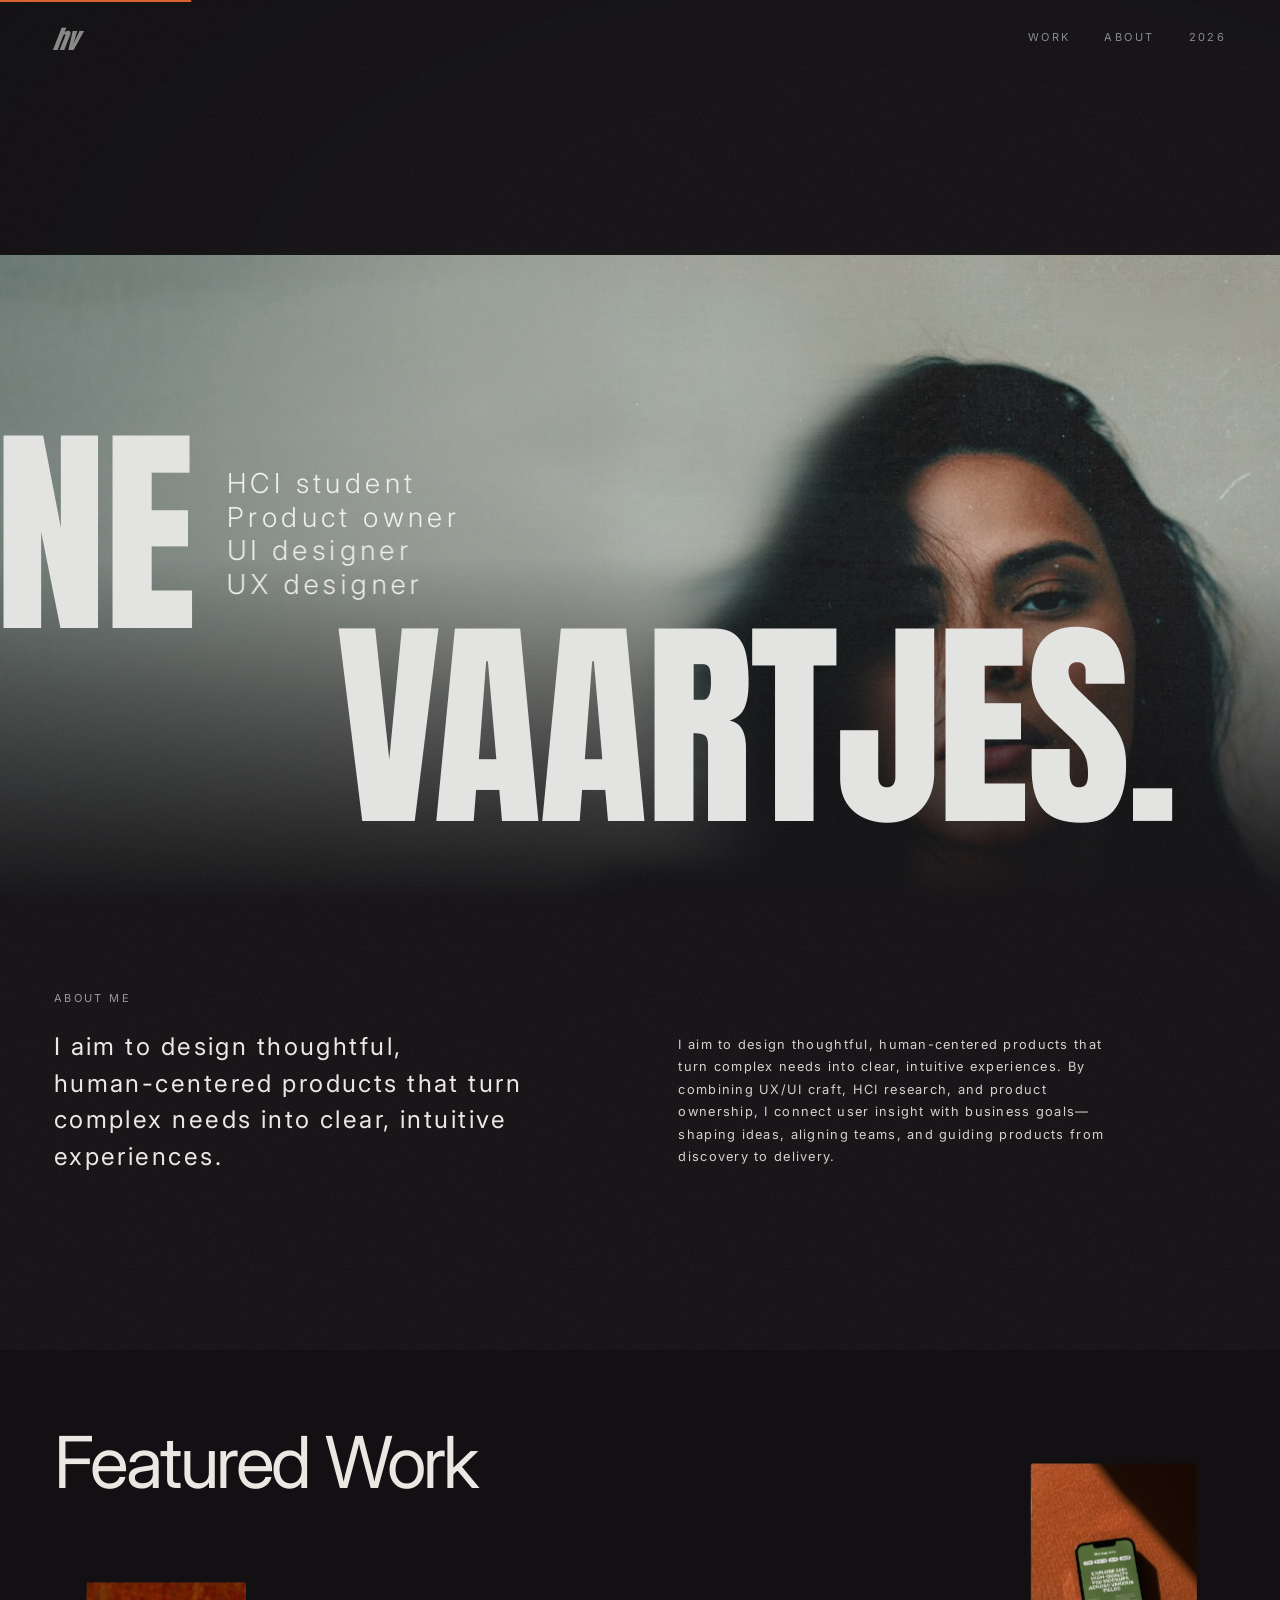
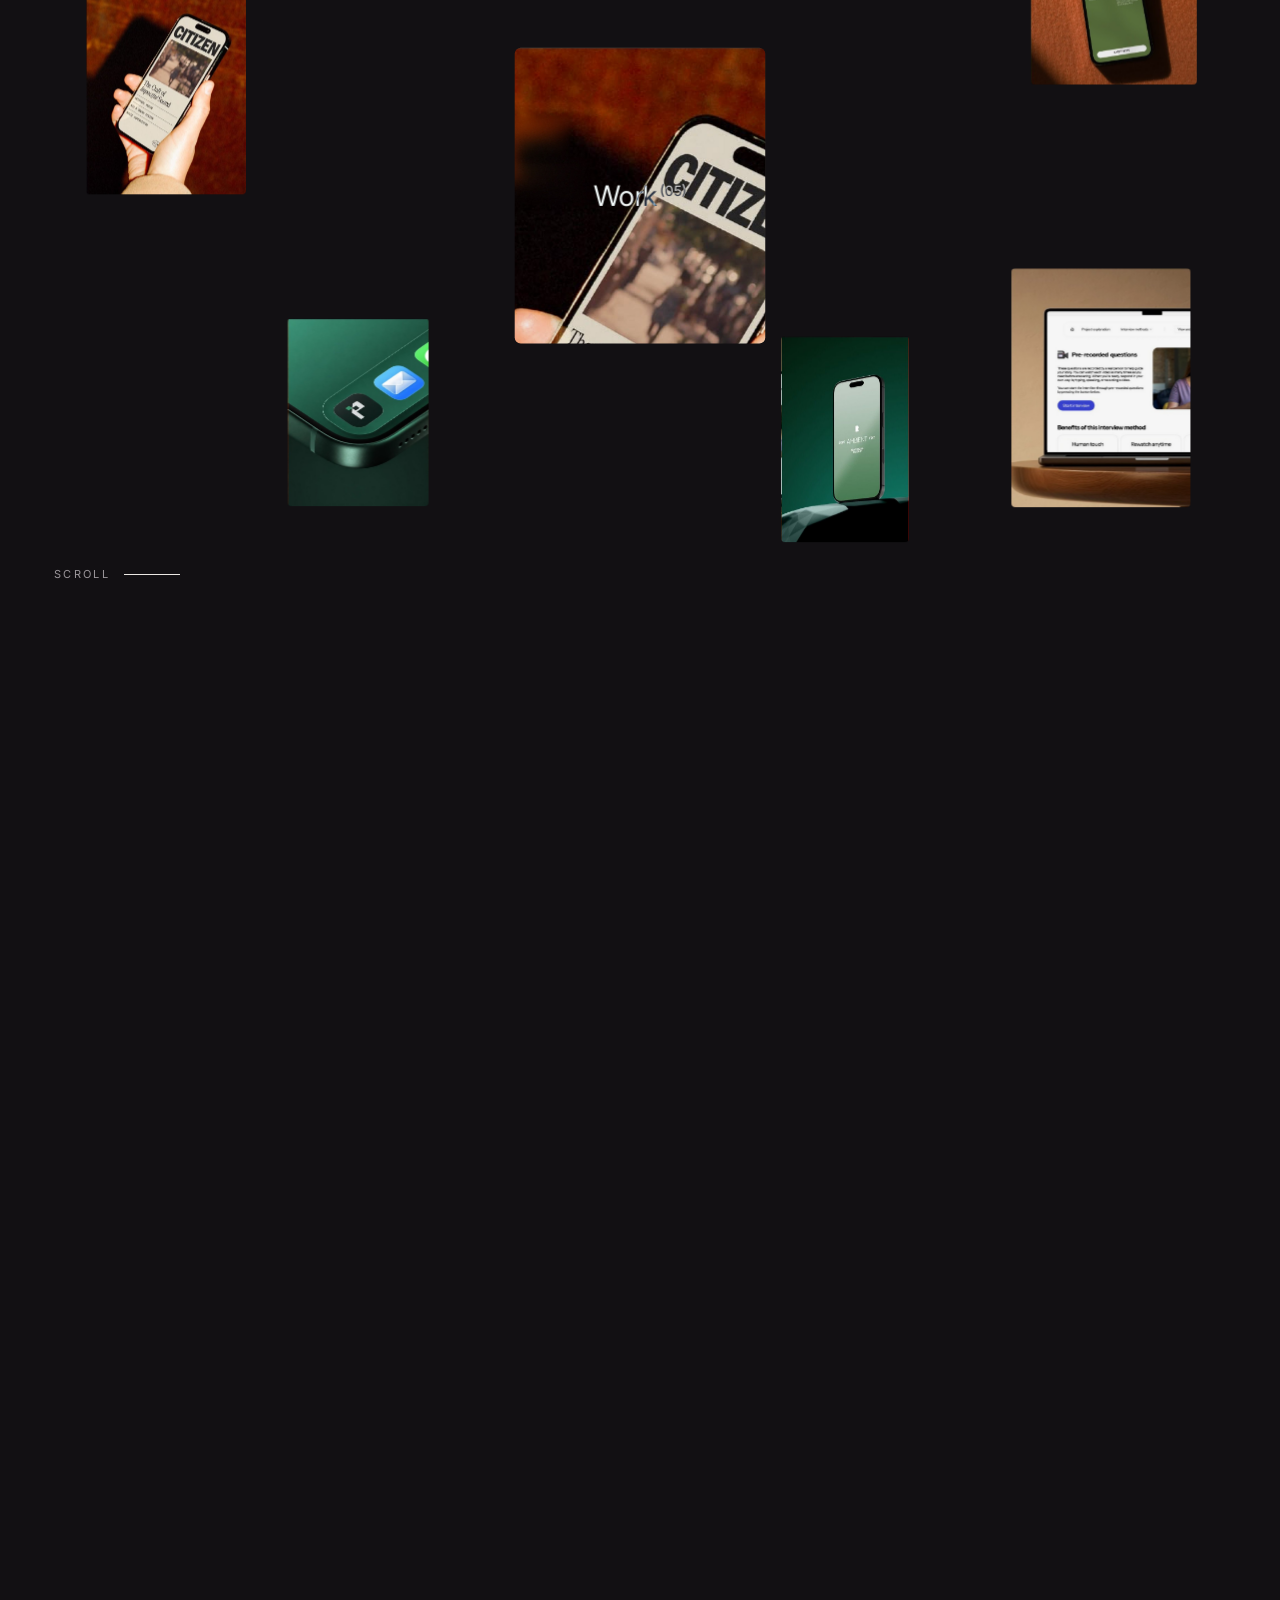
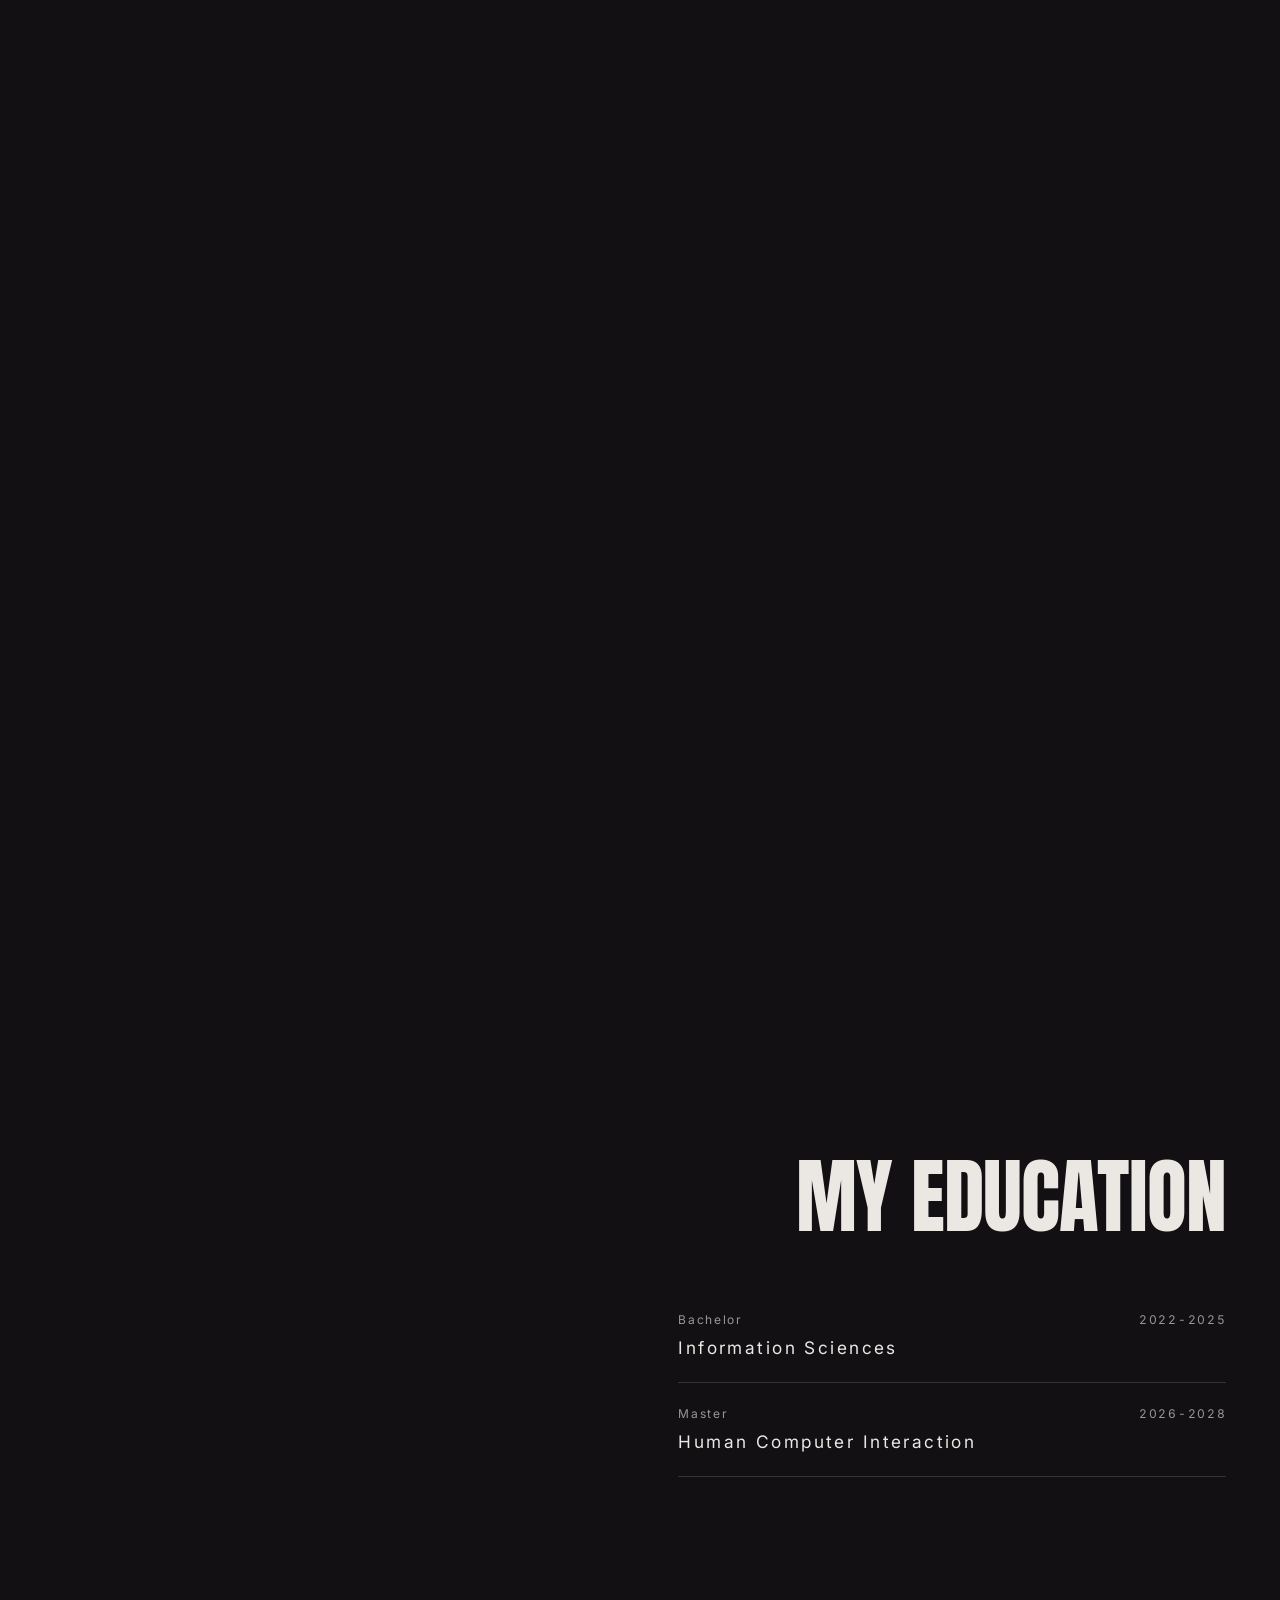
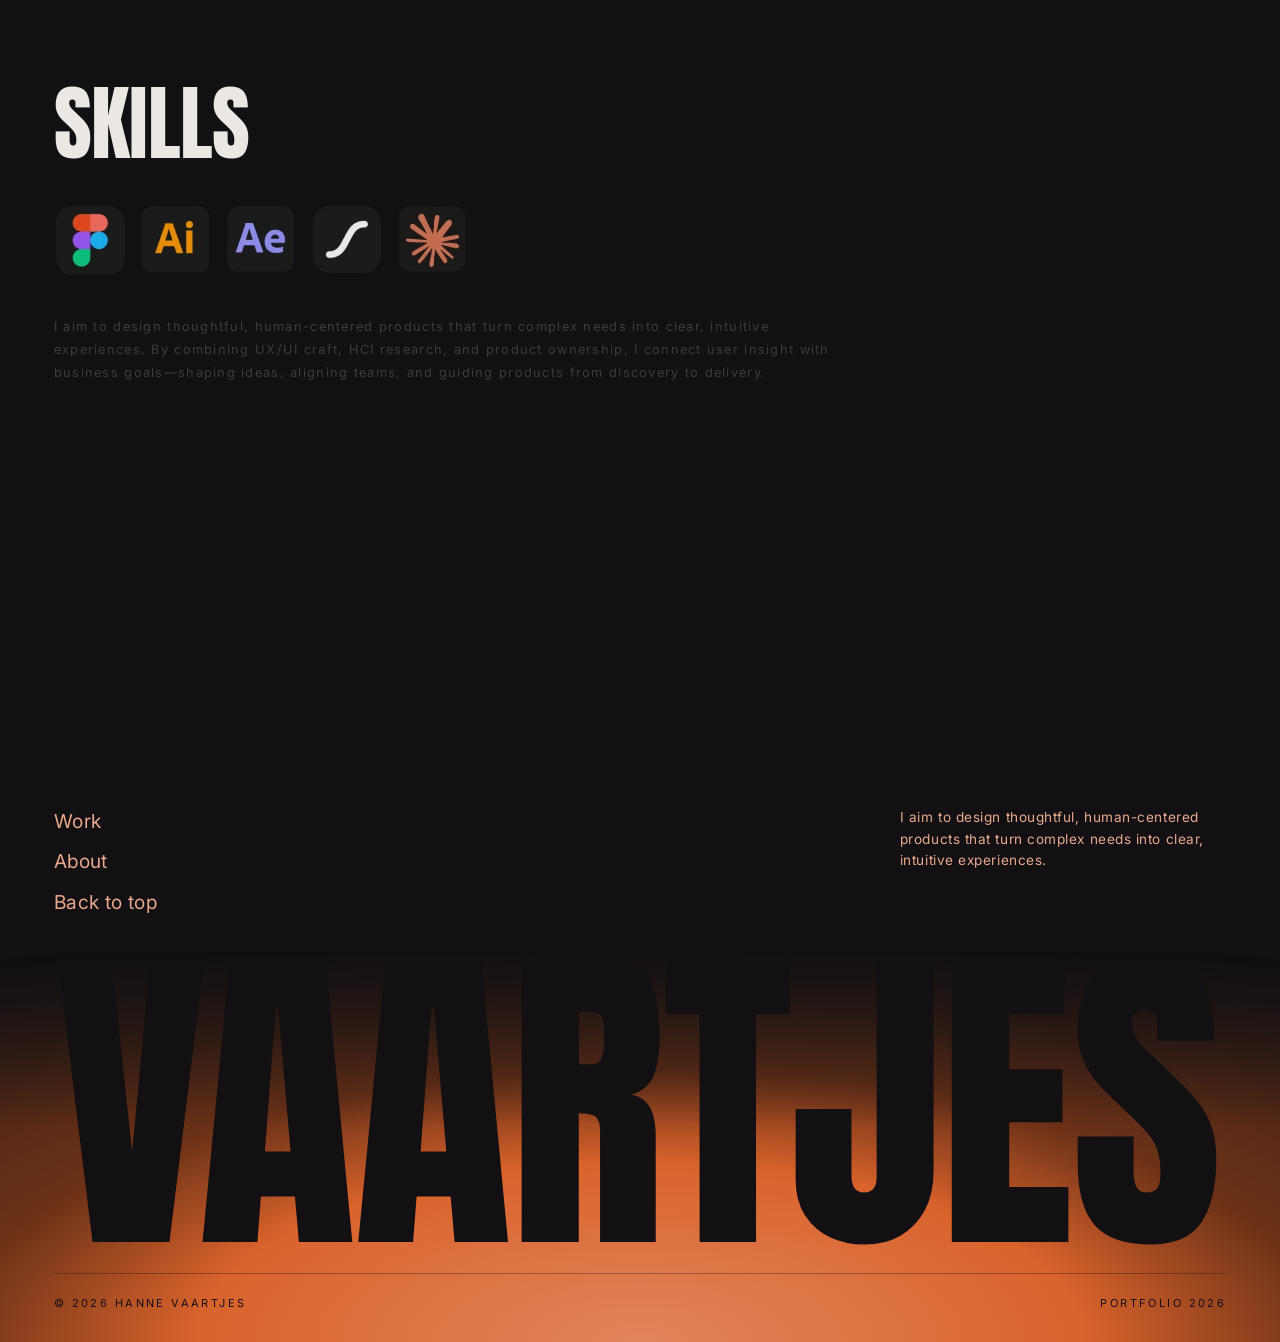
<file: index.html>
<!doctype html>
<html lang="en">
<head>
<meta charset="utf-8">
<meta name="viewport" content="width=device-width,initial-scale=1,viewport-fit=cover">
<title>Hanne Vaartjes Portfolio</title>
<meta name="claude:viewport-fit-sides" content="cover">
<script>try{sessionStorage.removeItem('hv-veil')}catch(e){}try{if(!matchMedia('(prefers-reduced-motion: reduce)').matches){document.documentElement.classList.add('arrive')}}catch(e){}</script>
<link rel="preconnect" href="https://fonts.googleapis.com">
<link rel="preconnect" href="https://fonts.gstatic.com" crossorigin>
<link rel="stylesheet" href="https://fonts.googleapis.com/css2?family=Anton&family=Inter:wght@300;400;500;600&display=swap">
<style>
/* Layout concept: dark editorial portfolio. A full-bleed portrait with split condensed type, a scroll-scrubbed
   "Work" stage where one photo expands from a floating field to full screen, then horizontal titles slide through.
   Everything moves from one smoothed scroll value; the Tweak panel edits the numbers behind it. */
:root {
  --bg: #121013;
  --bg-2: #1a171c;
  --fg: #ebe8e4;
  --mute: #9a9599;
  --line: rgba(235, 232, 228, 0.16);
  --accent: #d9632c;
  --display: 'Anton', 'Impact', 'Haettenschweiler', 'Arial Narrow Bold', sans-serif;
  --sans: 'Inter', system-ui, -apple-system, 'Segoe UI', Roboto, Helvetica, Arial, sans-serif;
  --gut: clamp(16px, 4.2vw, 56px);
  --name-size: 17.5vw;
  --reveal-dist: 48px;
  --reveal-dur: 1s;
  --stagger: 120ms;
  --ink: #0b090a;
  --glow-hot: #f2803f;
  --glow-deep: #8f2f0e;
  --grain: 0.12;
  --vignette: 0.35;
  --cursor: 14px;
  --car-size: 5.2vw;
  --bg-bright: 0.55;
  color-scheme: dark;
}
*, *::before, *::after { box-sizing: border-box; }
html { background: var(--bg); }
body {
  margin: 0;
  background: var(--bg);
  color: var(--fg);
  font-family: var(--sans);
  font-size: 14px;
  line-height: 1.5;
  overflow-x: clip;
  -webkit-font-smoothing: antialiased;
}
img { display: block; max-width: 100%; }
a { color: inherit; text-decoration: none; }
ul { list-style: none; margin: 0; padding: 0; }
h1, h2, h3, p { margin: 0; }
.sr-only { position: absolute; width: 1px; height: 1px; overflow: hidden; clip: rect(0 0 0 0); white-space: nowrap; }
.pad {
  padding-left: max(var(--gut), env(safe-area-inset-left, 0px));
  padding-right: max(var(--gut), env(safe-area-inset-right, 0px));
}
.eyebrow { font-size: 11px; letter-spacing: 0.22em; text-transform: uppercase; color: var(--mute); }
:focus-visible { outline: 2px solid var(--accent); outline-offset: 3px; }

/* ---------- global layers ---------- */
.grain {
  position: fixed; inset: -50%; z-index: 90; pointer-events: none; opacity: var(--grain);
  background-image: url("data:image/svg+xml;utf8,<svg xmlns='http://www.w3.org/2000/svg' width='220' height='220'><filter id='n'><feTurbulence type='fractalNoise' baseFrequency='.85' numOctaves='2' stitchTiles='stitch'/><feColorMatrix values='0 0 0 0 1  0 0 0 0 1  0 0 0 0 1  0 0 0 .55 0'/></filter><rect width='100%' height='100%' filter='url(%23n)'/></svg>");
  animation: grain 0.9s steps(6) infinite;
}
@keyframes grain {
  0% { transform: translate(0, 0); } 20% { transform: translate(-3%, 2%); } 40% { transform: translate(2%, -3%); }
  60% { transform: translate(-2%, -1%); } 80% { transform: translate(3%, 3%); } 100% { transform: translate(0, 0); }
}
.progress {
  position: fixed; left: 0; right: 0; top: 0; height: 2px; z-index: 95; background: var(--accent);
  transform-origin: 0 50%; transform: scaleX(0);
}
#cursor {
  position: fixed; left: 0; top: 0; z-index: 99; pointer-events: none; border-radius: 50%;
  width: var(--cs, 14px); height: var(--cs, 14px); background: #fff; mix-blend-mode: difference;
  display: grid; place-items: center; color: #000; font-size: 10px; font-weight: 600; letter-spacing: 0.14em;
  text-transform: uppercase; transition: width 0.35s cubic-bezier(.2, .8, .1, 1), height 0.35s cubic-bezier(.2, .8, .1, 1), opacity 0.3s;
  opacity: 0; will-change: transform;
}
#cursor span { opacity: 0; transition: opacity 0.2s; }
#cursor.big span { opacity: 1; }
#cursor.big { mix-blend-mode: normal; background: #fff; color: #000; }
@media (pointer: coarse) { #cursor { display: none; } }

/* ---------- page transition ---------- */
.veil {
  position: fixed; inset: 0; z-index: 97; pointer-events: none; background: var(--bg-2);
  clip-path: inset(100% 0 0 0); display: grid; place-items: center;
}
html.arrive .veil { clip-path: inset(0 0 0 0); }
.veil-t { font-family: var(--display); font-size: clamp(2.6rem, 9vw, 9rem); text-transform: uppercase; line-height: 1; letter-spacing: -0.012em; color: rgba(255, 255, 255, 0.78); opacity: 0; transition: opacity 0.3s; padding-inline: 16px; text-align: center; }
.veil.cover .veil-t { opacity: 1; }

/* ---------- nav ---------- */
.nav {
  position: fixed; top: env(safe-area-inset-top, 0px); left: 0; right: 0; z-index: 80;
  display: flex; justify-content: space-between; align-items: center;
  padding-top: 26px; padding-bottom: 14px;
  color: rgba(255, 255, 255, 0.5);
  transition: transform 0.6s cubic-bezier(.7, 0, .2, 1);
}
.nav.hide { transform: translateY(-140%); }
.logo { font-family: var(--display); font-style: italic; font-size: 26px; line-height: 1; letter-spacing: -0.02em; transform: skewX(-8deg); display: inline-block; }
.logo.has-img { transform: none; }
.logo img { display: block; height: 28px; width: auto; max-width: 160px; object-fit: contain; }
.nav ul { display: flex; gap: clamp(16px, 3vw, 34px); font-size: 11px; letter-spacing: 0.22em; text-transform: uppercase; }
.roll { position: relative; display: inline-block; overflow: hidden; line-height: 1.5; }
.roll > span { display: block; transition: transform 0.5s cubic-bezier(.7, 0, .2, 1); }
.roll::after { content: attr(data-t); position: absolute; left: 0; top: 100%; transition: transform 0.5s cubic-bezier(.7, 0, .2, 1); }
.roll:hover > span, .roll:hover::after, .roll:focus-visible > span, .roll:focus-visible::after { transform: translateY(-100%); }

/* ---------- hero ---------- */
.hero {
  position: relative; overflow: hidden; display: flex; align-items: flex-end;
  height: clamp(560px, 100svh, 1000px);
  padding-bottom: clamp(24px, 6vw, 96px);
}
.hero-media { position: absolute; inset: 0; }
.hero-img {
  position: absolute; left: 0; top: -6%; width: 100%; height: 112%; object-fit: cover; object-position: 72% 28%;
  will-change: transform, opacity; transform-origin: 70% 40%;
}
.hero::after {
  content: ""; position: absolute; left: 0; right: 0; bottom: 0; height: 38%; z-index: 1; pointer-events: none;
  background: linear-gradient(to bottom, rgba(18, 16, 19, 0), var(--bg));
}
.hero-shade {
  position: absolute; inset: 0; pointer-events: none; opacity: var(--vignette);
  background: radial-gradient(120% 90% at 70% 35%, rgba(0, 0, 0, 0) 30%, rgba(0, 0, 0, 1) 100%);
}
.name-wrap { position: relative; z-index: 3; width: 100%; will-change: transform; }
.name {
  position: relative; font-family: var(--display); font-size: var(--name-size); line-height: 0.86;
  letter-spacing: -0.012em; text-transform: uppercase; color: #e3e3e1; font-weight: 400;
}
.line { display: flex; align-items: center; flex-wrap: wrap; column-gap: 0.1em; will-change: transform; }
.word { display: inline-flex; }
.chw { display: inline-block; }
.name.masked .chw { overflow: hidden; }
.ch { display: inline-block; will-change: transform; }
.roles {
  font-family: var(--sans); font-size: clamp(0.9rem, 2.15vw, 1.9rem); font-weight: 300; line-height: 1.22;
  letter-spacing: 0.16em; text-transform: none; color: #f1efec; margin-left: 0.4em;
}
.roles li { will-change: transform, opacity; }
@media (max-width: 700px) {
  .roles { margin-left: 0; width: 100%; order: -1; margin-bottom: 14px; font-size: 0.95rem; }
}

/* ---------- reveal helpers ---------- */
.rv { opacity: 0; transform: translateY(var(--reveal-dist)); transition: opacity var(--reveal-dur) cubic-bezier(.2, .8, .1, 1), transform var(--reveal-dur) cubic-bezier(.2, .8, .1, 1); transition-delay: var(--d, 0s); }
.rv.in { opacity: 1; transform: none; }
.split .chw { overflow: hidden; vertical-align: top; }
.split .ch { transform: translateY(112%); transition: transform var(--reveal-dur) cubic-bezier(.2, .8, .1, 1); transition-delay: calc(var(--i) * var(--stagger)); }
.split.in .ch { transform: none; }
.scrub .w { opacity: 0.22; display: inline-block; will-change: opacity; }

/* ---------- about ---------- */
.about { padding-top: clamp(40px, 7vw, 110px); padding-bottom: clamp(80px, 12vw, 190px); }
.about-grid { display: grid; grid-template-columns: 1fr 1fr; gap: clamp(28px, 6vw, 96px); margin-top: 22px; }
.about-grid > * { min-width: 0; }
.statement { font-size: clamp(1.05rem, 1.9vw, 1.7rem); line-height: 1.5; letter-spacing: 0.1em; font-weight: 400; max-width: 22em; }
.about-copy { font-size: clamp(0.8rem, 1vw, 0.95rem); line-height: 1.75; letter-spacing: 0.1em; color: #d4d0cd; max-width: 34em; padding-top: 6px; }
@media (max-width: 760px) { .about-grid { grid-template-columns: 1fr; } }

/* ---------- work stage ---------- */
.work { position: relative; }
.stage { position: sticky; top: 0; height: 100svh; overflow: hidden; background: var(--bg); }
.field { position: absolute; inset: 0; z-index: 2; transform-origin: 50% 52%; will-change: transform; }
.tile { position: absolute; width: calc(var(--w) * 1vw); aspect-ratio: var(--ar); overflow: hidden; border-radius: 4px; will-change: transform, opacity; opacity: 0; }
a.tile { cursor: pointer; }
.tile img { width: 100%; height: 100%; object-fit: cover; transition: transform 0.9s cubic-bezier(.2, .8, .1, 1); }
.tile:hover img { transform: scale(1.07); }
@media (max-width: 700px) { .tile { width: calc(var(--w) * 1.9vw); } }
.field-title {
  position: absolute; left: max(var(--gut), env(safe-area-inset-left, 0px)); top: clamp(70px, 11vh, 120px);
  font-size: clamp(2.4rem, 5.6vw, 5.4rem); font-weight: 400; letter-spacing: -0.035em; line-height: 1; color: var(--fg);
  will-change: opacity, transform; z-index: 1; pointer-events: none;
}
.field-label {
  position: absolute; left: 50%; top: 52%; z-index: 4; pointer-events: none; mix-blend-mode: difference; color: #fff;
  font-size: clamp(1.2rem, 2.2vw, 2rem); letter-spacing: -0.02em; white-space: nowrap; will-change: transform, opacity;
}
.field-label sup { font-size: 0.5em; letter-spacing: 0; margin-left: 2px; vertical-align: super; }
.scroll-hint {
  position: absolute; left: max(var(--gut), env(safe-area-inset-left, 0px)); bottom: clamp(24px, 5vh, 56px); z-index: 3;
  display: flex; align-items: center; gap: 14px; will-change: opacity;
}
.scroll-hint i { display: block; width: 56px; height: 1px; background: var(--line); position: relative; overflow: hidden; }
.scroll-hint i::after { content: ""; position: absolute; inset: 0; background: var(--fg); animation: hint 1.8s cubic-bezier(.7, 0, .2, 1) infinite; }
@keyframes hint { 0% { transform: translateX(-100%); } 60%, 100% { transform: translateX(100%); } }

.photo { position: absolute; inset: 0; z-index: 2; clip-path: inset(50% 50% 50% 50%); opacity: 0; will-change: clip-path, opacity; background: #2a120a; overflow: hidden; }
.photo .bg { position: absolute; inset: -12%; opacity: 0; will-change: opacity; }
.soft { position: absolute; inset: 0; width: 100%; height: 100%; object-fit: cover; display: block; }
.photo .main { position: absolute; inset: 0; transform-origin: 50% 50%; width: 100%; height: 100%; object-fit: cover; object-position: 50% 50%; will-change: transform, filter, opacity; }
.photo .shade { position: absolute; inset: 0; background: linear-gradient(90deg, rgba(14, 8, 6, 0.72) 0%, rgba(14, 8, 6, 0.25) 55%, rgba(14, 8, 6, 0) 100%), linear-gradient(0deg, rgba(10, 6, 5, 0.55), rgba(10, 6, 5, 0) 40%); opacity: 0; will-change: opacity; }

.carousel { position: absolute; z-index: 5; left: 0; right: 0; top: 40%; transform: translateY(-50%); overflow: hidden; opacity: 0; pointer-events: none; will-change: opacity; padding-block: 8px; }
.car-track { position: relative; display: flex; gap: 5vw; width: max-content; will-change: transform; }
.car-item { flex: none; }
.car-item a { display: block; }
.car-item .yr { display: block; font-size: 11px; letter-spacing: 0.2em; color: rgba(255, 255, 255, 0.7); margin-bottom: 10px; }
.car-item .nm { display: block; font-size: var(--car-size); line-height: 1.02; letter-spacing: -0.035em; font-weight: 400; white-space: nowrap; color: #fff; }
.info-set { position: absolute; z-index: 5; left: max(var(--gut), env(safe-area-inset-left, 0px)); bottom: clamp(60px, 12vh, 130px); width: min(430px, 78vw); height: 150px; opacity: 0; pointer-events: none; will-change: opacity; }
.info { position: absolute; left: 0; top: 0; right: 0; opacity: 0; will-change: opacity, transform; }
.info p { font-size: clamp(0.82rem, 1vw, 0.95rem); line-height: 1.6; letter-spacing: 0.05em; color: rgba(255, 255, 255, 0.86); }
.pill { transition: background 0.4s, color 0.4s, border-color 0.4s; }
.pill:hover, .pill:focus-visible { background: #fff; color: #121013; border-color: #fff; }
.pill { display: inline-flex; align-items: center; gap: 10px; margin-top: 18px; padding: 10px 16px; border: 1px solid rgba(255, 255, 255, 0.4); border-radius: 99px; font-size: 11px; letter-spacing: 0.18em; text-transform: uppercase; }
.side-card { position: absolute; z-index: 5; right: max(var(--gut), env(safe-area-inset-right, 0px)); bottom: clamp(60px, 12vh, 130px); width: clamp(150px, 19vw, 280px); aspect-ratio: 0.78; opacity: 0; will-change: opacity, transform; overflow: hidden; border-radius: 6px; box-shadow: 0 30px 60px rgba(0, 0, 0, 0.45); }
.side-card { cursor: pointer; }
.side-card img { position: absolute; inset: 0; width: 100%; height: 100%; object-fit: cover; }
@media (max-width: 700px) { .side-card { display: none; } .car-item .nm { font-size: 11vw; } .car-track { gap: 10vw; } }
.pbar { position: absolute; z-index: 5; left: max(var(--gut), env(safe-area-inset-left, 0px)); right: max(var(--gut), env(safe-area-inset-right, 0px)); bottom: clamp(24px, 5vh, 52px); display: flex; align-items: center; gap: 16px; opacity: 0; will-change: opacity; font-size: 11px; letter-spacing: 0.2em; color: rgba(255, 255, 255, 0.8); }
.pbar .bar { flex: 1; height: 1px; background: rgba(255, 255, 255, 0.25); position: relative; }
.pbar .bar b { position: absolute; inset: 0; background: #fff; transform-origin: 0 50%; transform: scaleX(0); }

/* ---------- morph: the blurred work photo becomes the education photo ---------- */
.morph { position: fixed; left: 0; top: 0; z-index: 6; overflow: hidden; visibility: hidden; pointer-events: none; background: #2a120a; will-change: transform, width, height; }
.morph .mb { position: absolute; inset: -12%; will-change: opacity; }
.morph .ms { position: absolute; inset: 0; background: linear-gradient(90deg, rgba(14, 8, 6, 0.72) 0%, rgba(14, 8, 6, 0.25) 55%, rgba(14, 8, 6, 0) 100%), linear-gradient(0deg, rgba(10, 6, 5, 0.55), rgba(10, 6, 5, 0) 40%); will-change: opacity; }
.morph img { position: absolute; inset: 0; width: 100%; height: 100%; object-fit: cover; opacity: 0; will-change: transform, opacity, filter; }

/* ---------- education ---------- */
.edu { padding-top: clamp(70px, 10vw, 150px); padding-bottom: clamp(60px, 9vw, 140px); display: grid; grid-template-columns: 1fr 1fr; gap: clamp(28px, 6vw, 90px); align-items: center; }
.edu > * { min-width: 0; }
.curtain { overflow: hidden; aspect-ratio: 1.7; max-width: 100%; opacity: 0; }
.curtain.on { opacity: 1; }
.curtain img { width: 100%; height: 100%; object-fit: cover; transform: scale(1.22); will-change: transform; }
.h-display { font-family: var(--display); font-weight: 400; text-transform: uppercase; letter-spacing: -0.01em; line-height: 1; font-size: clamp(2.6rem, 6.4vw, 6.2rem); }
.edu-side h2 { text-align: right; margin-bottom: clamp(24px, 4vw, 56px); }
.erow { position: relative; display: grid; grid-template-columns: 1fr auto; row-gap: 6px; padding: 22px 0; }
.erow::after { content: ""; position: absolute; left: 0; right: 0; bottom: 0; height: 1px; background: var(--line); transform: scaleX(0); transform-origin: 0 50%; transition: transform 1.2s cubic-bezier(.7, 0, .2, 1); transition-delay: var(--d, 0s); }
.erow.in::after { transform: scaleX(1); }
.erow .lvl { font-size: 12px; letter-spacing: 0.14em; color: var(--mute); }
.erow .yrs { font-size: 12px; letter-spacing: 0.14em; color: var(--mute); text-align: right; font-variant-numeric: tabular-nums; }
.erow .deg { grid-column: 1 / -1; font-size: clamp(0.95rem, 1.35vw, 1.2rem); letter-spacing: 0.14em; font-weight: 400; }
@media (max-width: 760px) { .edu { grid-template-columns: 1fr; } .edu-side h2 { text-align: left; } }

/* ---------- skills ---------- */
.skills { padding-top: clamp(40px, 7vw, 100px); padding-bottom: clamp(80px, 12vw, 180px); }
.icons { display: flex; gap: 14px; margin: clamp(22px, 3vw, 40px) 0; flex-wrap: wrap; }
.ic { display: block; will-change: transform; }
.ic-in { display: block; opacity: 0; transform: scale(0.35) rotate(-14deg); transition: opacity 0.6s, transform 0.9s cubic-bezier(.34, 1.56, .64, 1); transition-delay: calc(var(--i) * 90ms); }
.icons.in .ic-in { opacity: 1; transform: none; }
.ic img { width: clamp(52px, 5.6vw, 72px); height: auto; border-radius: 16px; animation: bob 4.6s ease-in-out infinite; animation-delay: calc(var(--i) * -0.9s); }
@keyframes bob { 50% { transform: translateY(-6px); } }
.skills-copy { font-size: clamp(0.8rem, 1vw, 0.95rem); line-height: 1.8; letter-spacing: 0.1em; color: #d4d0cd; max-width: 62em; }

/* ---------- footer ---------- */
.foot { position: relative; overflow: hidden; isolation: isolate; padding-top: clamp(140px, 21vw, 320px); background: var(--bg); }
.foot-glow {
  position: absolute; z-index: -1; left: -15%; right: -15%; bottom: 0; height: 88%;
  background:
    radial-gradient(70% 120% at 50% 100%, var(--glow-hot) 0%, var(--accent) 38%, color-mix(in srgb, var(--glow-deep) 85%, transparent) 58%, rgba(18, 16, 19, 0) 100%),
    linear-gradient(to bottom, rgba(18, 16, 19, 0) 0%, color-mix(in srgb, var(--glow-deep) 35%, transparent) 70%, color-mix(in srgb, var(--accent) 55%, transparent) 100%);
  -webkit-mask-image: linear-gradient(to bottom, transparent 0%, #000 45%);
  mask-image: linear-gradient(to bottom, transparent 0%, #000 45%);
  transform-origin: 50% 100%; will-change: transform, opacity;
}
.foot-top { display: flex; justify-content: space-between; align-items: flex-start; gap: 24px; flex-wrap: wrap; }
.foot-links { display: flex; flex-direction: column; gap: 4px; font-size: clamp(1rem, 1.5vw, 1.35rem); letter-spacing: 0.02em; color: color-mix(in srgb, var(--accent) 55%, #fff); }
.foot-note { max-width: 24em; font-size: clamp(0.85rem, 1.05vw, 1rem); line-height: 1.6; letter-spacing: 0.04em; color: color-mix(in srgb, var(--accent) 55%, #fff); }
.foot-name { overflow: hidden; margin-top: clamp(14px, 2vw, 32px); }
.fn-in {
  display: inline-block; font-family: var(--display); font-weight: 400; text-transform: uppercase; color: var(--bg);
  white-space: nowrap; font-size: 20vw; line-height: 0.84; letter-spacing: -0.01em; padding-top: 0.05em; will-change: transform;
}
.foot-meta { position: relative; display: flex; justify-content: space-between; gap: 16px; flex-wrap: wrap; padding-block: 22px calc(30px + env(safe-area-inset-bottom, 0px)); margin-top: clamp(12px, 2vw, 26px); }
.foot-meta.eyebrow { color: var(--bg); }
.foot-meta::before { content: ""; position: absolute; top: 0; height: 1px; background: color-mix(in srgb, var(--bg) 35%, transparent); left: max(var(--gut), env(safe-area-inset-left, 0px)); right: max(var(--gut), env(safe-area-inset-right, 0px)); }

@media (prefers-reduced-motion: reduce) {
  .grain, .scroll-hint i::after, .ic img { animation: none; }
}
</style>
</head>
<body>

<div class="progress" id="progress"></div>
<div class="grain" aria-hidden="true"></div>
<div id="cursor" aria-hidden="true"><span id="cursor-t">View</span></div>
<div class="veil" id="veil" aria-hidden="true"><span class="veil-t" id="veil-t"></span></div>
<div class="morph" id="morph" aria-hidden="true"><div class="mb" id="morph-bg"></div><div class="ms" id="morph-shade"></div><img id="morph-img" src="" alt=""></div>

<header class="nav pad" id="nav">
  <a class="logo" id="logo" href="#top" data-go="top" aria-label="Home">hv</a>
  <ul>
    <li><a class="roll" id="nav-work" href="#work" data-go="work" data-t="Work"><span>Work</span></a></li>
    <li><a class="roll" id="nav-about" href="#about" data-go="about" data-t="About"><span>About</span></a></li>
    <li class="dim" id="nav-year">2026</li>
  </ul>
</header>

<main>
  <section class="hero" id="top">
    <div class="hero-media"><img class="hero-img" id="hero-img" src="" alt="" fetchpriority="high"></div>
    <div class="hero-shade"></div>
    <div class="name-wrap pad" id="name-wrap">
      <h1 class="sr-only" id="hero-h1">Hanne Vaartjes</h1>
      <div class="name masked" id="name" aria-hidden="true">
        <div class="line" id="l1">
          <span class="word" id="w-first" data-text="HANNE"></span>
          <ul class="roles" id="roles"></ul>
        </div>
        <div class="line" id="l2"><span class="word" id="w-last" data-text="VAARTJES."></span></div>
      </div>
    </div>
  </section>


  <section class="about pad" id="about">
    <p class="eyebrow rv" id="about-label">About me</p>
    <div class="about-grid">
      <p class="statement scrub" id="statement"></p>
      <p class="about-copy rv" id="about-copy" style="--d:.15s"></p>
    </div>
  </section>

  <section class="work" id="work">
    <div class="stage" id="stage">
      <h2 class="field-title" id="field-title">Featured Work</h2>
      <div class="field" id="field"></div>
      <div class="field-label" id="field-label"></div>
      <div class="scroll-hint eyebrow" id="hint"><span id="hint-t">Scroll</span><i></i></div>

      <div class="photo" id="photo">
        <div id="bgs"></div>
        <img class="main" id="photo-main" src="" alt="">
        <div class="shade" id="shade"></div>
      </div>

      <div class="carousel" id="carousel"><div class="car-track" id="car-track"></div></div>
      <div class="info-set" id="info-set"></div>
      <div class="side-card" id="side-card"></div>
      <div class="pbar" id="pbar"><span id="pcount">01 / 05</span><span class="bar"><b id="pfill"></b></span><span id="pbar-label"></span></div>
    </div>
  </section>

  <section class="edu pad" id="education">
    <div class="curtain" id="curtain"><img src="" alt="" id="edu-img"></div>
    <div class="edu-side">
      <h2 class="h-display split" id="h-edu" data-split="My Education"></h2>
      <div id="edu-rows"></div>
    </div>
  </section>

  <section class="skills pad" id="skills">
    <h2 class="h-display split" id="h-skills" data-split="Skills"></h2>
    <div class="icons" id="icons"></div>
    <p class="skills-copy scrub" id="skills-copy"></p>
  </section>
</main>

<footer class="foot" id="foot">
  <div class="foot-glow" id="foot-glow" aria-hidden="true"></div>
  <div class="foot-top pad">
    <ul class="foot-links">
      <li><a class="roll" id="foot-work" href="#work" data-go="work" data-t="Work"><span>Work</span></a></li>
      <li><a class="roll" id="foot-about" href="#about" data-go="about" data-t="About"><span>About</span></a></li>
      <li><a class="roll" id="foot-top" href="#top" data-go="top" data-t="Back to top"><span>Back to top</span></a></li>
    </ul>
    <p class="foot-note" id="foot-note"></p>
  </div>
  <div class="foot-name pad" id="foot-name-wrap" aria-hidden="true"><span class="fn-in" id="foot-name"></span></div>
  <div class="foot-meta pad eyebrow" id="foot-meta"></div>
</footer>

<script src="content.js"></script>
<script>
(() => {
  'use strict';
  const $ = (s, r = document) => r.querySelector(s);
  const $$ = (s, r = document) => Array.from(r.querySelectorAll(s));
  const clamp = (v, a = 0, b = 1) => Math.min(b, Math.max(a, v));
  const lerp = (a, b, t) => a + (b - a) * t;
  const ease = t => (t < 0.5 ? 4 * t * t * t : 1 - Math.pow(-2 * t + 2, 3) / 2);
  const easeOut = t => 1 - Math.pow(1 - t, 3);
  const reduce = window.matchMedia('(prefers-reduced-motion: reduce)').matches;
  const root = document.documentElement;

  /* ------------------------------------------------------------------
     CONTENT: every photo and text comes from content.js
  ------------------------------------------------------------------ */
  const SITE = window.SITE || { photos: {}, tiles: [], icons: [] };
  const PROJECTS = window.PROJECTS || [];
  const N = PROJECTS.length;
  const TILES = SITE.tiles || [];
  const esc = s => String(s == null ? '' : s).replace(/&/g, '&amp;').replace(/</g, '&lt;').replace(/>/g, '&gt;').replace(/"/g, '&quot;');
  const hrefOf = p => p.slug + '.html';

  /* ------------------------------------------------------------------
     MOTION SETTINGS
  ------------------------------------------------------------------ */
  const S = {
    nameSize: 17.5, nameSplit: 1, heroParallax: 0.35, heroZoom: 0.12, tilt: 0, introSpeed: 1.2,
    smooth: 0.1, revealDist: 48, revealDur: 1, footRise: 37, imgParallax: 10, magnet: 14,
    workLen: 5, fieldDrift: 1, fieldZoom: 1.5, mouseDepth: 22, expandStart: 0.06, expandEnd: 0.2,
    radius: 6, revealBlur: 40, titleSize: 5.2, carouselDim: 0.7, ambient: 0.55,
    grain: 0.1, vignette: 0.35, cursor: 32
  };

  function applyVars() {
    root.style.setProperty('--name-size', S.nameSize + 'vw');
    root.style.setProperty('--reveal-dist', S.revealDist + 'px');
    root.style.setProperty('--reveal-dur', S.revealDur + 's');
    root.style.setProperty('--grain', S.grain);
    root.style.setProperty('--vignette', S.vignette);
    root.style.setProperty('--car-size', S.titleSize + 'vw');
    root.style.setProperty('--bg-bright', S.ambient);
    cursorEl.style.setProperty('--cs', S.cursor + 'px');
  }

  /* ------------------------------------------------------------------
     BUILD DOM
  ------------------------------------------------------------------ */
  // soft blurred backgrounds, drawn once into a tiny canvas so they cost nothing to move
  const softs = [];
  function drawSoft(o) {
    const im = o.im, cv = o.cv;
    const w = 64, h = Math.max(1, Math.round(64 * im.naturalHeight / Math.max(1, im.naturalWidth)));
    cv.width = w; cv.height = h;
    const ctx = cv.getContext('2d');
    try { ctx.filter = 'blur(3px) saturate(1.25)'; } catch (e) { /* older browsers draw it unfiltered */ }
    ctx.drawImage(im, -8, -8, w + 16, h + 16);
    ctx.filter = 'none';
    ctx.fillStyle = `rgba(0,0,0,${clamp(1 - S.ambient)})`;
    ctx.fillRect(0, 0, w, h);
  }
  function soft(el, src) {
    if (!el || !src) return;
    el.style.backgroundImage = 'none';
    const cv = document.createElement('canvas'); cv.className = 'soft';
    el.appendChild(cv);
    const im = new Image();
    const o = { im, cv };
    im.onload = () => { drawSoft(o); softs.push(o); };
    im.src = src;
  }
  // accent colour from content.js; the footer glow is derived from it
  function applyTheme() {
    const a = String((window.SITE && SITE.theme && SITE.theme.accent) || '#d9632c').trim();
    const m = /^#?([0-9a-f]{6})$/i.exec(a);
    if (!m) { document.documentElement.style.setProperty('--accent', a); return; }
    const n = parseInt(m[1], 16), rgb = [n >> 16 & 255, n >> 8 & 255, n & 255];
    const mix = (t, k) => '#' + rgb.map(c => Math.round(c + (t - c) * k).toString(16).padStart(2, '0')).join('');
    const st = document.documentElement.style;
    st.setProperty('--accent', '#' + m[1]);
    st.setProperty('--glow-hot', mix(255, 0.22));
    st.setProperty('--glow-deep', mix(0, 0.45));
  }
  applyTheme();

  // texts from content.js
  const TX = SITE.text || {};
  const NV = TX.nav || {};
  const setText = (sel, v) => { const el = $(sel); if (el && v != null) el.textContent = v; };
  const setRoll = (sel, v) => { const el = $(sel); if (!el || v == null) return; el.dataset.t = v; el.firstElementChild.textContent = v; };
  if (TX.pageTitle) document.title = TX.pageTitle;
  const logoEl = $('#logo');
  if (TX.logoImage) {
    logoEl.classList.add('has-img');
    logoEl.innerHTML = `<img src="${esc(TX.logoImage)}" alt="">`;
  } else setText('#logo', TX.logo);
  setRoll('#nav-work', NV.work); setRoll('#nav-about', NV.about); setText('#nav-year', TX.year);
  setRoll('#foot-work', NV.work); setRoll('#foot-about', NV.about); setRoll('#foot-top', NV.top);
  const roles = Array.isArray(TX.roles) ? TX.roles : [];
  if (TX.firstName) $('#w-first').dataset.text = TX.firstName.toUpperCase();
  if (TX.lastName) $('#w-last').dataset.text = TX.lastName.toUpperCase();
  $('#roles').innerHTML = roles.map(r => `<li>${esc(r)}</li>`).join('');
  $('#hero-h1').textContent = [TX.firstName, TX.lastName].filter(Boolean).join(' ') + (roles.length ? ', ' + roles.join(', ') : '');
  setText('#about-label', TX.aboutLabel);
  setText('#statement', TX.aboutStatement);
  setText('#about-copy', TX.aboutCopy);
  setText('#field-title', TX.workTitle);
  $('#field-label').innerHTML = `${esc(TX.workLabel || 'Work')}<sup>(${String(N).padStart(2, '0')})</sup>`;
  setText('#pbar-label', TX.workBar);
  setText('#hint-t', TX.scroll);
  if (TX.educationTitle) $('#h-edu').dataset.split = TX.educationTitle;
  $('#edu-rows').innerHTML = (TX.education || []).map((r, i) => `<div class="erow rv" style="--d:${(i * 0.15).toFixed(2)}s"><span class="lvl">${esc(r.level)}</span><span class="yrs">${esc(r.years)}</span><span class="deg">${esc(r.degree)}</span></div>`).join('');
  if (TX.skillsTitle) $('#h-skills').dataset.split = TX.skillsTitle;
  setText('#skills-copy', TX.skillsCopy);
  setText('#foot-note', TX.footerNote);
  setText('#foot-name', TX.footerName);
  $('#foot-meta').innerHTML = (TX.footerMeta || []).map(t => `<span>${esc(t)}</span>`).join('');

  const cursorEl = $('#cursor');
  const PH = SITE.photos || {};
  $('#hero-img').src = PH.hero || '';
  $('#photo-main').src = PH.workIntro || (PROJECTS[0] && PROJECTS[0].img) || '';
  $('#photo-main').alt = PH.workIntroAlt || '';
  $('#edu-img').src = PH.education || '';
  $('#edu-img').alt = PH.educationAlt || '';
  $('#morph-img').src = PH.education || '';
  if (N) soft($('#morph-bg'), PROJECTS[N - 1].img);
  $('#icons').innerHTML = (SITE.icons || []).map((ic, i) => `<span class="ic"><span class="ic-in" style="--i:${i}"><img src="${esc(ic.img)}" alt="${esc(ic.alt)}"></span></span>`).join('');
  const nameEl = $('#name'), nameWrap = $('#name-wrap'), heroImg = $('#hero-img'), heroEl = $('.hero');
  const l1 = $('#l1'), l2 = $('#l2');
  const roleEls = $$('#roles li');

  // hero words: each word rises as one piece
  const letters = [];
  $$('.word', nameEl).forEach((w, wi) => {
    const wrap = document.createElement('span'); wrap.className = 'chw';
    const ch = document.createElement('span'); ch.className = 'ch'; ch.textContent = w.dataset.text;
    wrap.appendChild(ch); w.appendChild(wrap);
    letters.push({ el: ch, line: wi, i: letters.length, h: 0 });
  });

  // headings rise as one line
  $$('[data-split]').forEach(h => {
    h.setAttribute('aria-label', h.dataset.split);
    const wrap = document.createElement('span'); wrap.className = 'chw'; wrap.setAttribute('aria-hidden', 'true');
    const ch = document.createElement('span'); ch.className = 'ch'; ch.style.setProperty('--i', 0);
    ch.textContent = h.dataset.split; wrap.appendChild(ch); h.appendChild(wrap);
  });

  // scrub text
  const scrubs = $$('.scrub').map(el => {
    const words = el.textContent.trim().split(/\s+/);
    el.setAttribute('aria-label', el.textContent.trim());
    el.innerHTML = words.map(w => '<span class="w" aria-hidden="true">' + w.replace(/&/g, '&amp;').replace(/</g, '&lt;') + '</span>').join(' ');
    return { el, words: $$('.w', el), top: 0, h: 0 };
  });

  // work stage
  const field = $('#field');
  const tiles = TILES.map(t => {
    const proj = PROJECTS.find(p => p.slug === t.project);
    const el = document.createElement(proj ? 'a' : 'div'); el.className = 'tile';
    if (proj) { el.href = hrefOf(proj); el.dataset.veil = proj.name; el.dataset.cursor = 'Open'; el.setAttribute('aria-label', proj.name); }
    el.style.cssText = `left:${t.x}%;top:${t.y}%;--w:${t.w};--ar:${t.ar}`;
    el.innerHTML = `<img src="${esc(t.img)}" alt="" loading="lazy" decoding="async">`;
    field.appendChild(el);
    return Object.assign({ el }, t);
  });
  const bgsEl = $('#bgs');
  const bgs = PROJECTS.map((p, i) => {
    const el = document.createElement('div'); el.className = 'bg';
    bgsEl.appendChild(el); soft(el, p.img); return el;
  });
  const carTrack = $('#car-track');
  const carItems = PROJECTS.map(p => {
    const el = document.createElement('div'); el.className = 'car-item';
    el.innerHTML = `<a href="${hrefOf(p)}" data-veil="${esc(p.name)}" data-cursor="Open"><span class="yr">${esc(p.year)}</span><span class="nm">${esc(p.name)}</span></a>`;
    carTrack.appendChild(el); return el;
  });
  const infoSet = $('#info-set');
  const infos = PROJECTS.map(p => {
    const el = document.createElement('div'); el.className = 'info';
    el.innerHTML = `<p>${esc(p.text)}</p><a class="pill" href="${hrefOf(p)}" data-veil="${esc(p.name)}">${esc(TX.viewCase || 'View case')} <span aria-hidden="true">&rarr;</span></a>`;
    infoSet.appendChild(el); return el;
  });
  const sideCard = $('#side-card');
  const sideImgs = PROJECTS.map(p => {
    const im = document.createElement('img'); im.src = p.img; im.alt = ''; im.loading = 'lazy';
    sideCard.dataset.cursor = 'Open';
    sideCard.appendChild(im); return im;
  });
  const photo = $('#photo'), photoMain = $('#photo-main'), shade = $('#shade');
  let photoE = 0;
  const carousel = $('#carousel'), pbar = $('#pbar'), pfill = $('#pfill'), pcount = $('#pcount');
  const fieldTitle = $('#field-title'), fieldLabel = $('#field-label'), hint = $('#hint');
  const workEl = $('#work'), stage = $('#stage');
  const icons = $$('.ic'), iconWrap = $('#icons');
  const eduImg = $('#edu-img'), curtain = $('#curtain');
  const nav = $('#nav'), progressEl = $('#progress');
  const foot = $('#foot'), footGlow = $('#foot-glow'), footName = $('#foot-name'), footNameWrap = $('#foot-name-wrap');
  const morph = $('#morph'), morphBg = $('#morph-bg'), morphShade = $('#morph-shade'), morphImg = $('#morph-img');
  const veil = $('#veil'), veilT = $('#veil-t');

  /* ------------------------------------------------------------------
     MEASURE
  ------------------------------------------------------------------ */
  const L = { vw: 1, vh: 1, sw: 1, sh: 1, heroH: 1, workTop: 0, workH: 1, docH: 1, itemX: [], eduTop: 0, eduH: 1, iconsTop: 0, iconPos: [] };
  function measure() {
    L.vw = window.innerWidth; L.vh = window.innerHeight;
    workEl.style.height = (L.vh * S.workLen) + 'px';
    const sy0 = window.scrollY;
    const abs = el => el.getBoundingClientRect().top + sy0;
    L.heroH = heroEl.offsetHeight;
    L.workTop = abs(workEl); L.workH = workEl.offsetHeight;
    L.sw = stage.clientWidth; L.sh = stage.clientHeight;
    L.docH = document.documentElement.scrollHeight;
    L.itemX = carItems.map(el => el.offsetLeft);
    L.eduTop = abs(curtain); L.eduH = curtain.offsetHeight; L.eduW = curtain.offsetWidth; L.eduLeft = curtain.getBoundingClientRect().left;
    scrubs.forEach(s => { s.top = abs(s.el); s.h = s.el.offsetHeight; });
    L.iconsTop = abs(iconWrap);
    L.iconPos = icons.map(el => { const r = el.getBoundingClientRect(); return { cx: r.left + r.width / 2, cy: r.top + sy0 + r.height / 2 }; });
    letters.forEach(l => { l.h = l.el.offsetHeight; });
    footName.style.fontSize = '100px';
    const fcs = getComputedStyle(footNameWrap);
    const avail = footNameWrap.clientWidth - parseFloat(fcs.paddingLeft) - parseFloat(fcs.paddingRight);
    footName.style.fontSize = (100 * avail / Math.max(1, footName.scrollWidth)) + 'px';
    L.footTop = abs(foot); L.footH = foot.offsetHeight;
    footGlow.style.height = Math.max(0, L.footH - footNameWrap.offsetTop) + 'px';
    L.docH = document.documentElement.scrollHeight;
  }

  /* ------------------------------------------------------------------
     INPUT
  ------------------------------------------------------------------ */
  let mx = 0, my = 0, mxS = 0, myS = 0, px = -9999, py = -9999, pxS = -9999, pyS = -9999;
  let cx = -100, cy = -100, cxS = -100, cyS = -100;
  window.addEventListener('pointermove', e => {
    if (e.pointerType === 'touch') return;
    mx = (e.clientX / L.vw - 0.5) * 2; my = (e.clientY / L.vh - 0.5) * 2;
    px = e.clientX; py = e.clientY; cx = e.clientX; cy = e.clientY;
    const t = e.target.closest ? e.target.closest('[data-cursor]') : null;
    if (t) { $('#cursor-t').textContent = t.dataset.cursor; cursorEl.classList.add('big'); cursorEl.style.setProperty('--cs', '84px'); }
    else { cursorEl.classList.remove('big'); cursorEl.style.setProperty('--cs', S.cursor + 'px'); }
    cursorEl.style.opacity = S.cursor > 0 ? '1' : '0';
  }, { passive: true });
  document.addEventListener('pointerleave', () => { px = py = -9999; cursorEl.style.opacity = '0'; });

  $$('[data-go]').forEach(a => a.addEventListener('click', e => {
    e.preventDefault();
    const g = a.dataset.go;
    const top = g === 'top' ? 0 : g === 'work' ? L.workTop - L.vh * 0.1 : $('#' + g).getBoundingClientRect().top + window.scrollY;
    window.scrollTo({ top, behavior: reduce ? 'auto' : 'smooth' });
  }));

  // page transition to a project
  function go(href, label) {
    if (reduce) { window.location.href = href; return; }
    veilT.textContent = label || '';
    veil.style.transition = 'clip-path 0.75s cubic-bezier(.7, 0, .2, 1)';
    veil.style.clipPath = 'inset(0 0 0 0)';
    veil.classList.add('cover');
    try { sessionStorage.setItem('hv-veil', '1'); } catch (e) { /* ignore */ }
    setTimeout(() => { window.location.href = href; }, 760);
  }
  document.addEventListener('click', e => {
    const a = e.target.closest ? e.target.closest('a[data-veil]') : null;
    if (!a || e.metaKey || e.ctrlKey || e.shiftKey || e.button !== 0) return;
    e.preventDefault();
    go(a.getAttribute('href'), a.dataset.veil);
  });
  photo.addEventListener('click', () => {
    if (photoE < 0.4 && PROJECTS[0]) go(hrefOf(PROJECTS[0]), PROJECTS[0].name);
  });
  sideCard.addEventListener('click', () => {
    const p = PROJECTS[clamp(lastIdx, 0, N - 1)];
    if (p) go(hrefOf(p), p.name);
  });
  // intro: the name on the loading screen flies into the hero
  let flyIn = false;
  function runIntro() {
    root.classList.remove('arrive');
    const toWork = window.location.hash.slice(1).startsWith('work');
    if (reduce || toWork) {
      veil.style.transition = reduce ? 'none' : 'clip-path 0.9s cubic-bezier(.65, 0, .25, 1)';
      requestAnimationFrame(() => requestAnimationFrame(() => { veil.style.clipPath = 'inset(0 0 100% 0)'; }));
      return;
    }
    flyIn = true; introDone = false;
    introStart = 1e12;
    veil.style.transition = 'none'; veil.style.clipPath = 'inset(0 0 0 0)';
    veilT.style.transition = 'none'; veilT.style.opacity = '';
    veilT.innerHTML = letters.map(l => '<span class="vw">' + esc(l.el.textContent) + '</span>').join(' ');
    veil.classList.add('cover');
    nameWrap.style.visibility = 'hidden';
    const ready = document.fonts && document.fonts.ready
      ? Promise.race([document.fonts.ready, new Promise(r => setTimeout(r, 700))])
      : Promise.resolve();
    ready.then(() => setTimeout(flyName, 450));
  }
  function flyName() {
    measure();
    nameEl.classList.remove('masked');
    l1.style.transform = 'none'; l2.style.transform = 'none';
    letters.forEach(l => { l.el.style.transition = 'none'; l.el.style.transform = 'none'; });
    const words = $$('.vw', veilT);
    letters.forEach((l, i) => {
      const w = words[i];
      if (!w) return;
      const t = l.el.getBoundingClientRect(), r = w.getBoundingClientRect();
      const sc = r.width / Math.max(1, t.width);
      const ox = i === 0 ? 1 : i === letters.length - 1 ? 0 : 0.5;
      const dx = (r.left + r.width * ox) - (t.left + t.width * ox);
      const dy = (r.top + r.height / 2) - (t.top + t.height / 2);
      l.el.style.transformOrigin = `${ox * 100}% 50%`;
      l.el.style.translate = `${dx}px 0`;
      l.el.style.transform = `translate3d(0,${dy}px,0) scale(${sc})`;
    });
    nameWrap.style.zIndex = '98';
    nameWrap.style.visibility = '';
    veilT.style.opacity = '0';
    veil.classList.remove('cover');
    introStart = performance.now() + 350;
    requestAnimationFrame(() => requestAnimationFrame(() => {
      letters.forEach((l, i) => {
        l.el.style.transition = i === 0
          ? 'transform 1.6s cubic-bezier(.5, 0, .2, 1), translate 1.6s cubic-bezier(.5, 0, .2, 1)'
          : 'transform 1.6s cubic-bezier(.3, .05, .15, 1), translate 1.6s cubic-bezier(.5, 0, .25, 1)';
        l.el.style.translate = '0px 0';
        l.el.style.transform = 'translate3d(0,0,0) scale(1)';
      });
      veil.style.transition = 'clip-path 1.3s cubic-bezier(.62, 0, .28, 1) 0.05s';
      veil.style.clipPath = 'inset(0 0 100% 0)';
    }));
    setTimeout(() => {
      nameWrap.style.zIndex = '';
      letters.forEach(l => { l.el.style.transition = ''; l.el.style.translate = ''; });
      veilT.style.opacity = ''; veilT.style.transition = '';
      introDone = true;
    }, 1680);
  }
  window.addEventListener('pageshow', e => {
    if (!e.persisted) return;
    veil.style.transition = 'none'; veil.style.clipPath = 'inset(100% 0 0 0)'; veil.classList.remove('cover');
  });

  // arriving from a project page: jump to that project in the work stage
  let hashDone = false;
  function goHash() {
    if (hashDone) return;
    hashDone = true;
    const h = decodeURIComponent(window.location.hash.slice(1));
    if (!h.startsWith('work')) return;
    const i = PROJECTS.findIndex(p => 'work-' + p.slug === h);
    let top = L.workTop - L.vh * 0.1;
    if (i >= 0) {
      const c0 = S.expandEnd + 0.04, c1 = 0.88;
      const p = c0 + (N > 1 ? i / (N - 1) : 0) * (c1 - c0);
      top = L.workTop + p * Math.max(1, L.workH - L.sh) + 2;
    }
    window.scrollTo(0, top);
    sy = top;
  }

  // reveal on enter
  const io = 'IntersectionObserver' in window ? new IntersectionObserver(es => es.forEach(en => {
    if (en.isIntersecting) { en.target.classList.add('in'); io.unobserve(en.target); }
  }), { threshold: 0.18 }) : null;
  $$('.rv, .split, .icons').forEach(el => { io ? io.observe(el) : el.classList.add('in'); });

  /* ------------------------------------------------------------------
     FRAME LOOP
  ------------------------------------------------------------------ */
  let sy = window.scrollY, vel = 0, last = performance.now();
  let introStart = reduce ? -1e6 : performance.now() + 150;
  let introDone = reduce;
  let lastIdx = -1;

  function updateHero(now) {
    const k = clamp(sy / L.heroH);
    const since = now - introStart;
    const ip = reduce ? 1 : easeOut(clamp(since / (S.introSpeed * 1400)));
    const sc = (1 + k * S.heroZoom) * lerp(1.18, 1, ip);
    heroImg.style.transform = `translate3d(${-mxS * S.tilt}px,${sy * S.heroParallax - myS * S.tilt * 0.6}px,0) scale(${sc})`;
    heroImg.style.opacity = ip;
    if (sy > L.heroH * 1.25 && introDone) return;
    nameWrap.style.transform = `translate3d(${mxS * S.tilt * 0.5}px,0,0)`;
    const s1 = -k * S.nameSplit * L.vw * 0.3, s2 = k * S.nameSplit * L.vw * 0.22;
    l1.style.transform = `translate3d(${s1}px,0,0)`;
    l2.style.transform = `translate3d(${s2}px,0,0)`;
    let maxT = 0;
    for (let i = 0; i < letters.length; i++) {
      const l = letters[i];
      const tl = flyIn ? 1 : clamp((since - l.i * 160) / (S.introSpeed * 1000));
      maxT = Math.max(maxT, tl);
      if (!flyIn) l.el.style.transform = `translate3d(0,${(1 - easeOut(tl)) * l.h * 1.08}px,0)`;
    }
    const rs = clamp((since - 500) / 900);
    roleEls.forEach((li, i) => {
      const t = easeOut(clamp(rs * 2 - i * 0.25));
      li.style.opacity = t; li.style.transform = `translate3d(${(1 - t) * -26}px,0,0)`;
    });
    if (!introDone && !flyIn && maxT >= 1) { introDone = true; nameEl.classList.remove('masked'); }
  }

  function updateWork() {
    const { workTop, workH, sw, sh } = L;
    const p = clamp((sy - workTop) / Math.max(1, workH - sh));
    const q = clamp((sy - (workTop - sh)) / sh);
    const eStart = Math.min(S.expandStart, S.expandEnd - 0.03), eEnd = S.expandEnd;
    const eRaw = clamp((p - eStart) / (eEnd - eStart)), e = ease(eRaw);
    const g = ease(clamp((p - 0.88) / 0.07));

    field.style.transform = `scale(${1 + S.fieldZoom * e})`;
    const fade = 1 - clamp((e - 0.1) / 0.55);
    for (let i = 0; i < tiles.length; i++) {
      const t = tiles[i];
      const qe = easeOut(clamp(q * 1.7 - i * 0.11));
      const dx = mxS * t.d * S.mouseDepth;
      const dy = myS * t.d * S.mouseDepth - p * sh * 0.55 * t.d * S.fieldDrift + (1 - qe) * sh * 0.3 * t.d;
      t.el.style.transform = `translate3d(${dx}px,${dy}px,0) translate(-50%,-50%)`;
      t.el.style.opacity = qe * fade;
      t.el.style.pointerEvents = qe * fade > 0.4 ? 'auto' : 'none';
    }
    fieldTitle.style.opacity = easeOut(clamp(q * 2)) * (1 - clamp(e * 2.5));
    fieldTitle.style.transform = `translate3d(0,${(1 - easeOut(clamp(q * 1.6))) * 40}px,0)`;
    const lx = mxS * S.mouseDepth * 0.5 * (1 - e), ly = myS * S.mouseDepth * 0.5 * (1 - e);
    fieldLabel.style.opacity = easeOut(clamp(q * 2 - 0.6)) * (1 - clamp(e * 3));
    fieldLabel.style.transform = `translate3d(${lx}px,${ly}px,0) translate(-50%,-50%)`;
    hint.style.opacity = (1 - clamp(e * 4)) * easeOut(clamp(q * 2));

    // the Citizen photo: a small window that opens to the full stage
    const wR = clamp(sw * 0.2, 150, 340), hR = wR * 1.18;
    const qt = easeOut(clamp(q * 1.8 - 0.55));
    const scl = (0.55 + 0.45 * qt);
    const w0 = wR * scl, h0 = hR * scl;
    const ccx = sw / 2 + lx, ccy = sh * 0.52 + ly;
    let T = lerp(ccy - h0 / 2, 0, e), B = lerp(sh - (ccy + h0 / 2), 0, e);
    let Lf = lerp(ccx - w0 / 2, 0, e), R = lerp(sw - (ccx + w0 / 2), 0, e);
    const rad = lerp(S.radius, 0, e);
    photo.style.clipPath = `inset(${T}px ${R}px ${B}px ${Lf}px round ${rad}px)`;
    photo.style.opacity = morphM > 0 ? 0 : qt;
    const fit = Math.max(w0 / sw, h0 / sh);
    photoMain.style.transform = `translate3d(${(ccx - 0.5 * sw) * (1 - e)}px,${(ccy - 0.5 * sh) * (1 - e)}px,0) scale(${lerp(fit, 1, e)})`;
    photoE = e;
    photo.style.pointerEvents = e < 0.4 && qt > 0.5 ? 'auto' : 'none';
    if (e < 0.4) photo.dataset.cursor = 'Open'; else delete photo.dataset.cursor;
    const bl = S.revealBlur * 4 * eRaw * (1 - eRaw);
    photoMain.style.filter = bl > 0.3 ? `blur(${bl}px)` : 'none';
    shade.style.opacity = clamp(e * 1.1);

    // titles slide through
    carousel.style.pointerEvents = 'none';
    const c0 = eEnd + 0.04, c1 = 0.88;
    const cp = clamp((p - c0) / (c1 - c0));
    const f = cp * (N - 1);
    const vis = clamp((p - (eEnd - 0.02)) / 0.06) * (1 - clamp(g * 1.6));
    carousel.style.opacity = vis;
    infoSet.style.opacity = vis; sideCard.style.opacity = vis; pbar.style.opacity = vis;
    const live = vis > 0.6 && morphM <= 0;
    carousel.style.pointerEvents = live ? 'auto' : 'none';
    sideCard.style.pointerEvents = live ? 'auto' : 'none';
    const lo = Math.floor(f), hi = Math.min(N - 1, lo + 1), fr = f - lo;
    const off = lerp(L.itemX[lo] || 0, L.itemX[hi] || 0, ease(fr));
    const pad = Math.max(16, L.vw * 0.042);
    carTrack.style.transform = `translate3d(${pad - off}px,0,0)`;
    carousel.style.transform = `translateY(-50%)`;
    for (let i = 0; i < N; i++) {
      const dist = Math.abs(i - f);
      carItems[i].style.opacity = 1 - S.carouselDim * clamp(dist);
      infos[i].style.opacity = clamp(1 - dist * 2.2);
      infos[i].style.transform = `translate3d(0,${(i - f) * 36}px,0)`;
      infos[i].style.pointerEvents = live && dist < 0.5 ? 'auto' : 'none';
      bgs[i].style.opacity = clamp(1 - dist * 1.1);
      sideImgs[i].style.opacity = i === Math.round(f) ? 1 : 0;
    }
    photoMain.style.opacity = 1 - ease(clamp((eRaw - 0.55) / 0.45));
    sideCard.style.transform = `translate3d(0,${(1 - vis) * 40}px,0)`;
    pfill.style.transform = `scaleX(${cp})`;
    const idx = Math.round(f);
    if (idx !== lastIdx) { lastIdx = idx; pcount.textContent = String(idx + 1).padStart(2, '0') + ' / ' + String(N).padStart(2, '0'); }
  }

  // after the last project, the blurred photo shrinks into the education photo
  let morphM = 0;
  function updateMorph() {
    const start = L.workTop + 0.95 * Math.max(1, L.workH - L.sh);
    const end = Math.max(start + 1, L.eduTop - (L.vh - L.eduH) / 2);
    morphM = clamp((sy - start) / (end - start));
    const done = morphM >= 1;
    curtain.classList.toggle('on', done);
    if (morphM <= 0 || done) { morph.style.visibility = 'hidden'; return; }
    const m = ease(morphM);
    const ct = L.eduTop - window.scrollY;
    const x = lerp(0, L.eduLeft, m), y = lerp(0, ct, m);
    const w = lerp(L.vw, L.eduW, m), h = lerp(L.vh, L.eduH, m);
    morph.style.visibility = 'visible';
    morph.style.width = w + 'px'; morph.style.height = h + 'px';
    morph.style.transform = `translate3d(${x}px,${y}px,0)`;
    morph.style.borderRadius = (Math.sin(Math.PI * morphM) * 28) + 'px';
    morphShade.style.opacity = 1 - clamp(morphM * 2);
    morphBg.style.opacity = 1 - clamp((morphM - 0.35) / 0.55);
    const io = ease(clamp((morphM - 0.15) / 0.6));
    morphImg.style.opacity = io;
    const r = clamp((L.vh - ct) / (L.vh + L.eduH));
    morphImg.style.transform = `translate3d(0,${(r - 0.5) * -S.imgParallax}%,0) scale(${lerp(1.5, 1.22, m)})`;
    const bl = S.revealBlur * (1 - io);
    morphImg.style.filter = bl > 0.3 ? `blur(${bl}px)` : 'none';
  }

  function updateMisc(dt) {
    // footer: the dark hill rises over the glow and the name rises as one word
    const fp = clamp((sy + L.vh - L.footTop) / Math.max(1, L.footH));
    if (fp > 0) {
      footGlow.style.opacity = 0.25 + 0.75 * easeOut(fp);
      footGlow.style.transform = `translate3d(${mxS * 24}px,${(1 - easeOut(fp)) * S.footRise}%,0)`;
      footName.style.transform = `translate3d(0,${(1 - easeOut(clamp((fp - 0.35) / 0.55))) * 100}%,0)`;
    }
    // word scrub
    scrubs.forEach(s => {
      const top = s.top - sy;
      if (top > L.vh || top + s.h < 0) return;
      const pr = clamp((L.vh * 0.9 - top) / (L.vh * 0.5 + s.h * 0.5));
      const n = s.words.length;
      for (let i = 0; i < n; i++) {
        const t = clamp(pr * (n + 6) - i - 2, 0, 1);
        s.words[i].style.opacity = 0.22 + 0.78 * t;
      }
    });
    // education photo parallax
    const et = L.eduTop - sy;
    if (et < L.vh && et + L.eduH > 0) {
      const r = clamp((L.vh - et) / (L.vh + L.eduH));
      eduImg.style.transform = `translate3d(0,${(r - 0.5) * -S.imgParallax}%,0) scale(1.22)`;
    }
    // magnetic icons
    const it = L.iconsTop - sy;
    if (it < L.vh && it > -200) {
      icons.forEach((el, i) => {
        const c = L.iconPos[i]; if (!c) return;
        const dx = pxS - c.cx, dy = pyS - (c.cy - sy);
        const d = Math.hypot(dx, dy), R = 150;
        const k = d < R ? (1 - d / R) : 0;
        el.style.transform = `translate3d(${dx * k * S.magnet / 40}px,${dy * k * S.magnet / 40}px,0)`;
      });
    }
    // nav + progress
    if (sy < 160 || vel < -40) nav.classList.remove('hide'); else if (vel > 40) nav.classList.add('hide');
    progressEl.style.transform = `scaleX(${clamp(sy / Math.max(1, L.docH - L.vh))})`;
  }

  function frame(now) {
    const dt = Math.min(0.05, (now - last) / 1000 || 0.016); last = now;
    const target = window.scrollY, prev = sy;
    const k = reduce ? 1 : 1 - Math.pow(1 - S.smooth, dt * 60);
    sy += (target - sy) * k; if (Math.abs(target - sy) < 0.08) sy = target;
    vel = lerp(vel, (sy - prev) / dt, 0.12);
    const mk = 1 - Math.pow(1 - 0.08, dt * 60), pk = 1 - Math.pow(1 - 0.2, dt * 60);
    mxS += (mx - mxS) * mk; myS += (my - myS) * mk;
    if (px < -1000) { pxS = px; pyS = py; } else { pxS += (px - pxS) * pk; pyS += (py - pyS) * pk; }
    cxS += (cx - cxS) * pk; cyS += (cy - cyS) * pk;
    cursorEl.style.transform = `translate3d(${cxS}px,${cyS}px,0) translate(-50%,-50%)`;
    updateHero(now);
    updateMorph();
    updateWork();
    updateMisc(dt);
    requestAnimationFrame(frame);
  }

  /* ------------------------------------------------------------------
     START
  ------------------------------------------------------------------ */
  applyVars();
  measure();
  runIntro();
  let rz;
  window.addEventListener('resize', () => { clearTimeout(rz); rz = setTimeout(measure, 120); });
  window.addEventListener('load', measure);
  if (document.fonts && document.fonts.ready) document.fonts.ready.then(() => { measure(); goHash(); if (!reduce && !flyIn) introStart = performance.now() + 100; });
  else goHash();
  requestAnimationFrame(t => { last = t; requestAnimationFrame(frame); });
})();
</script>
</body>
</html>
</file>
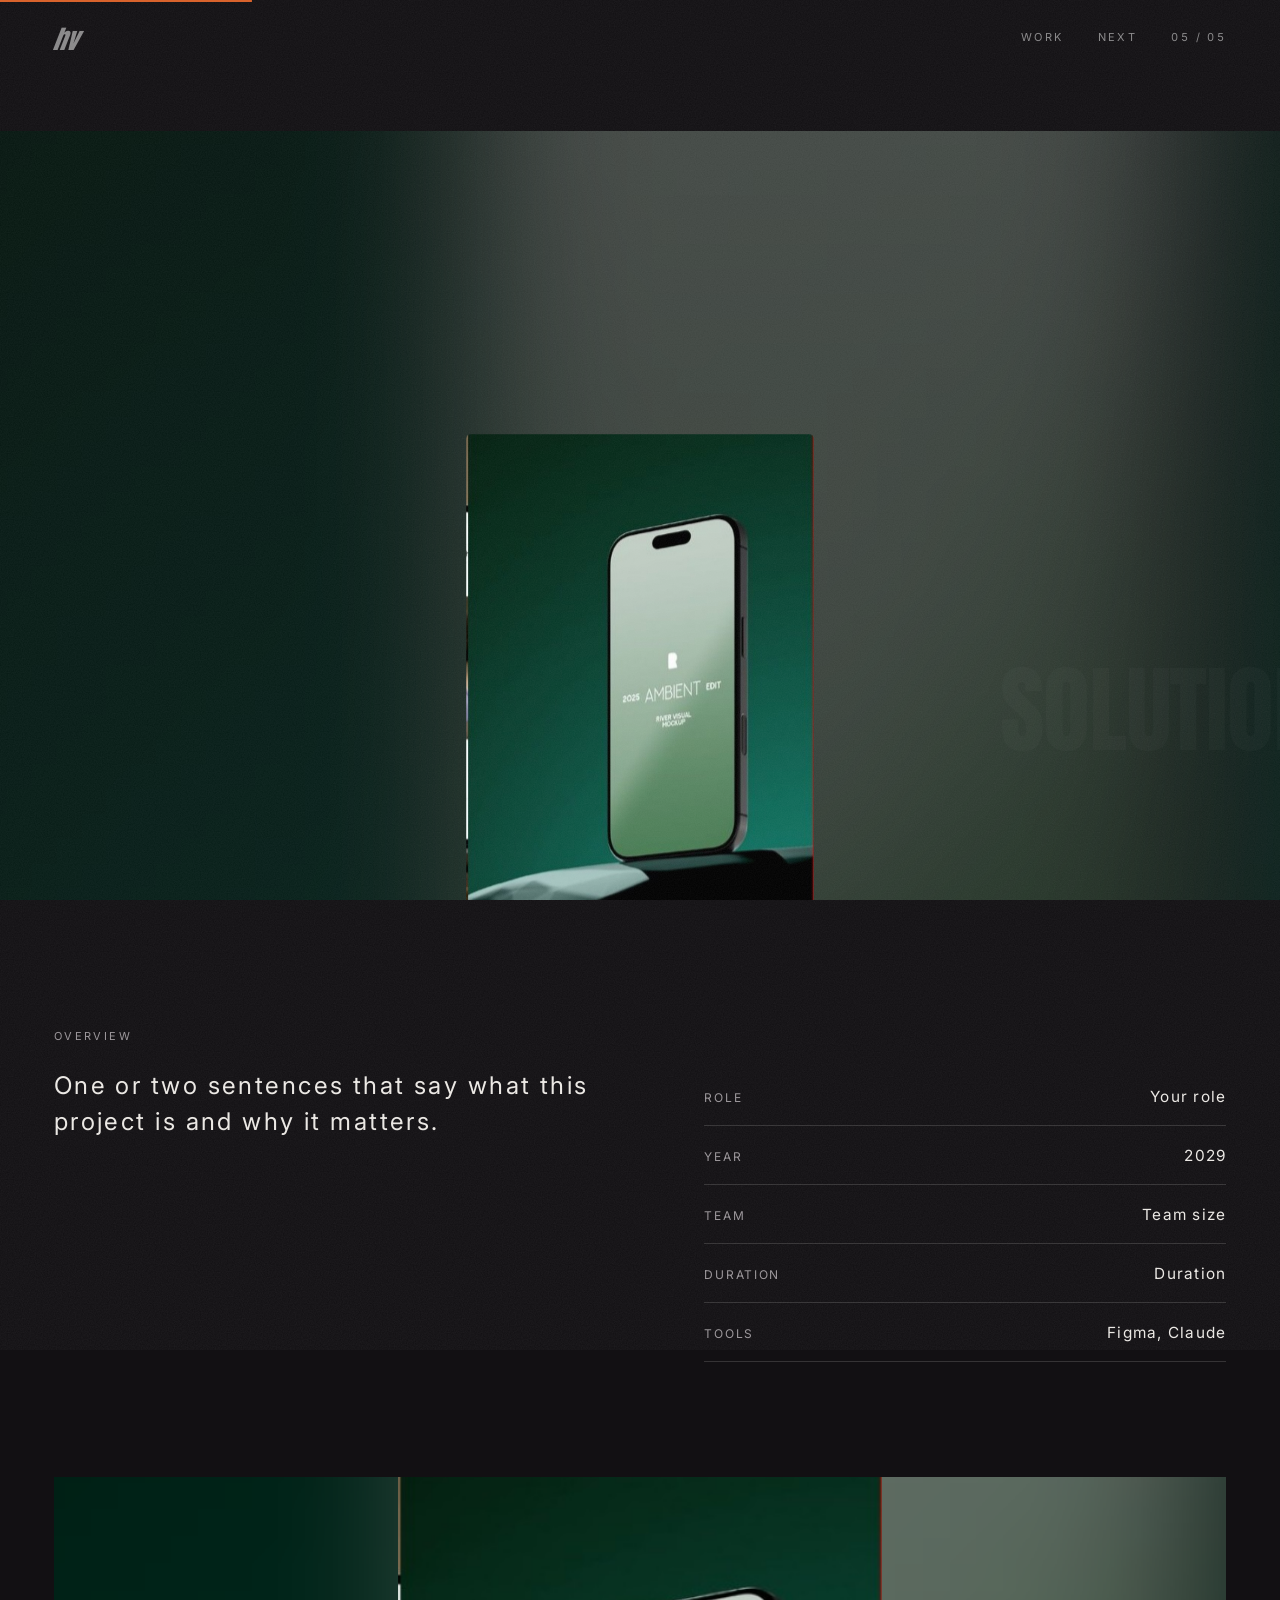
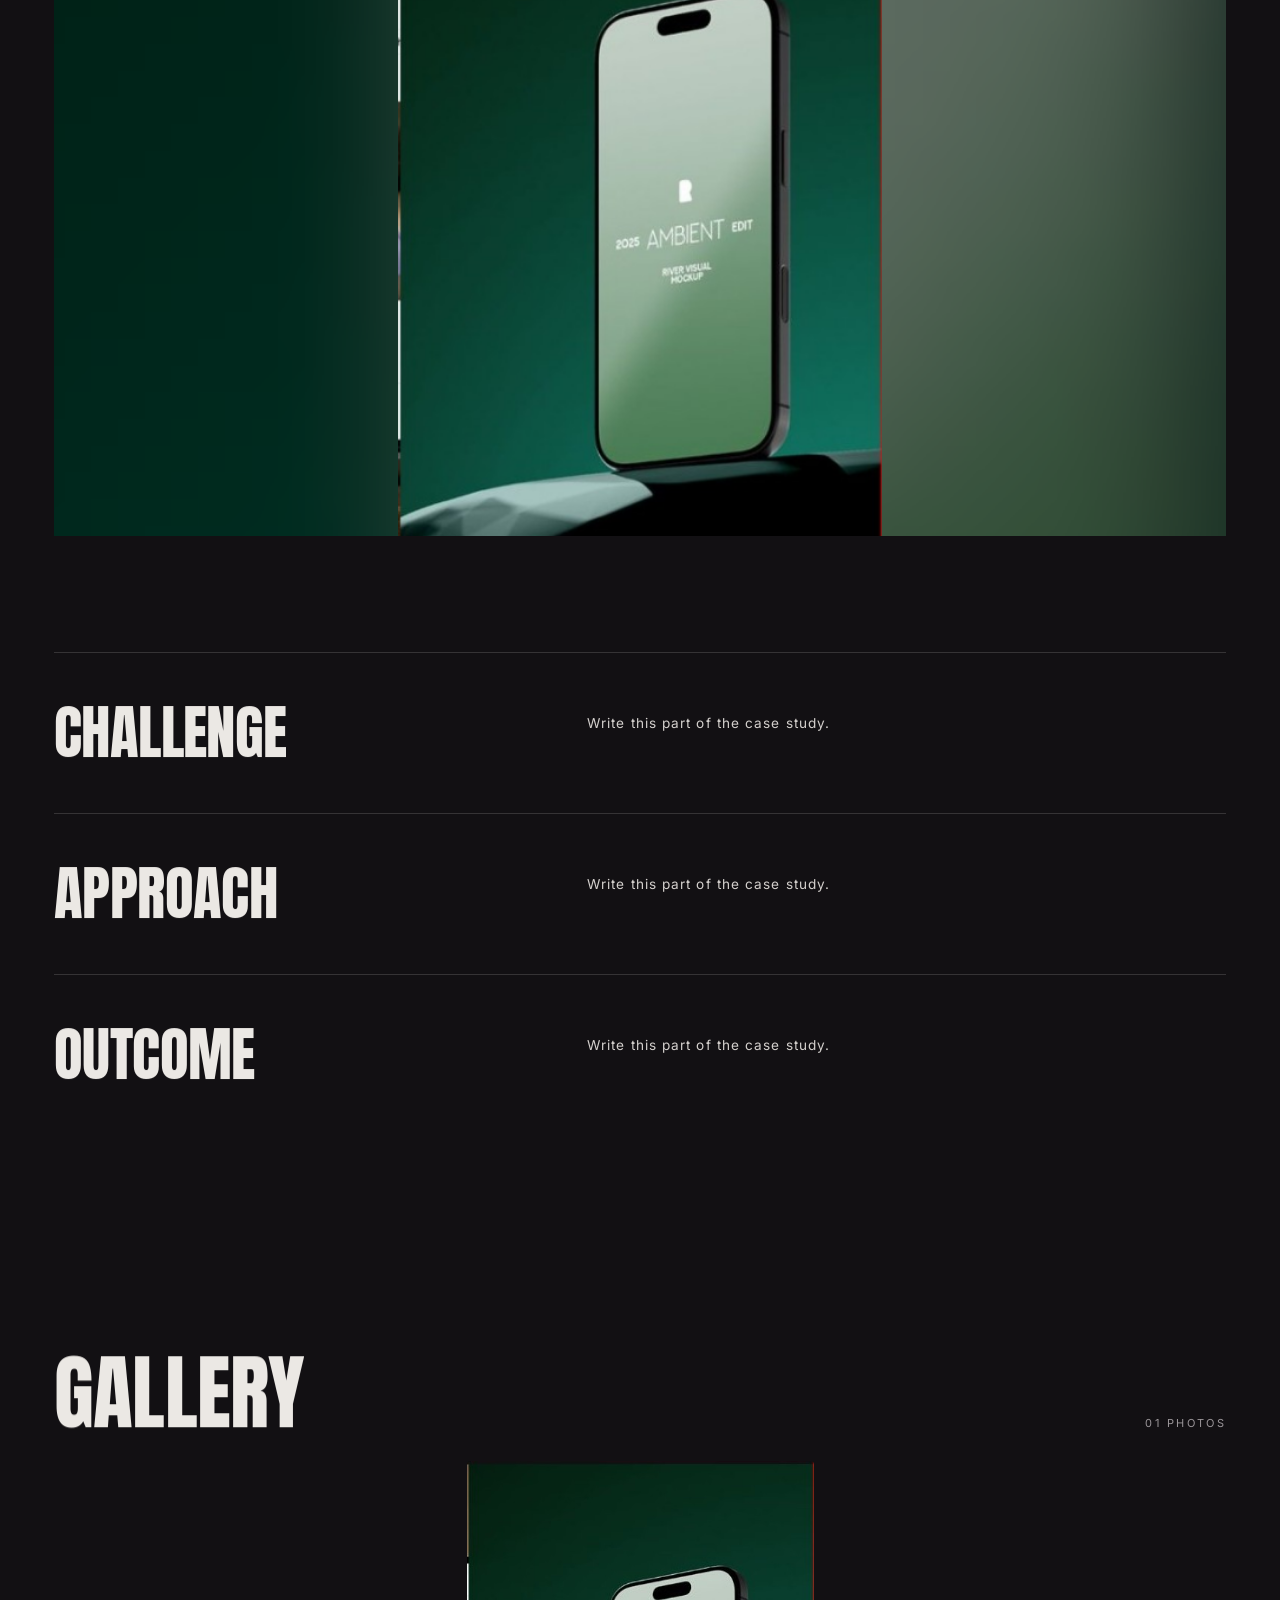
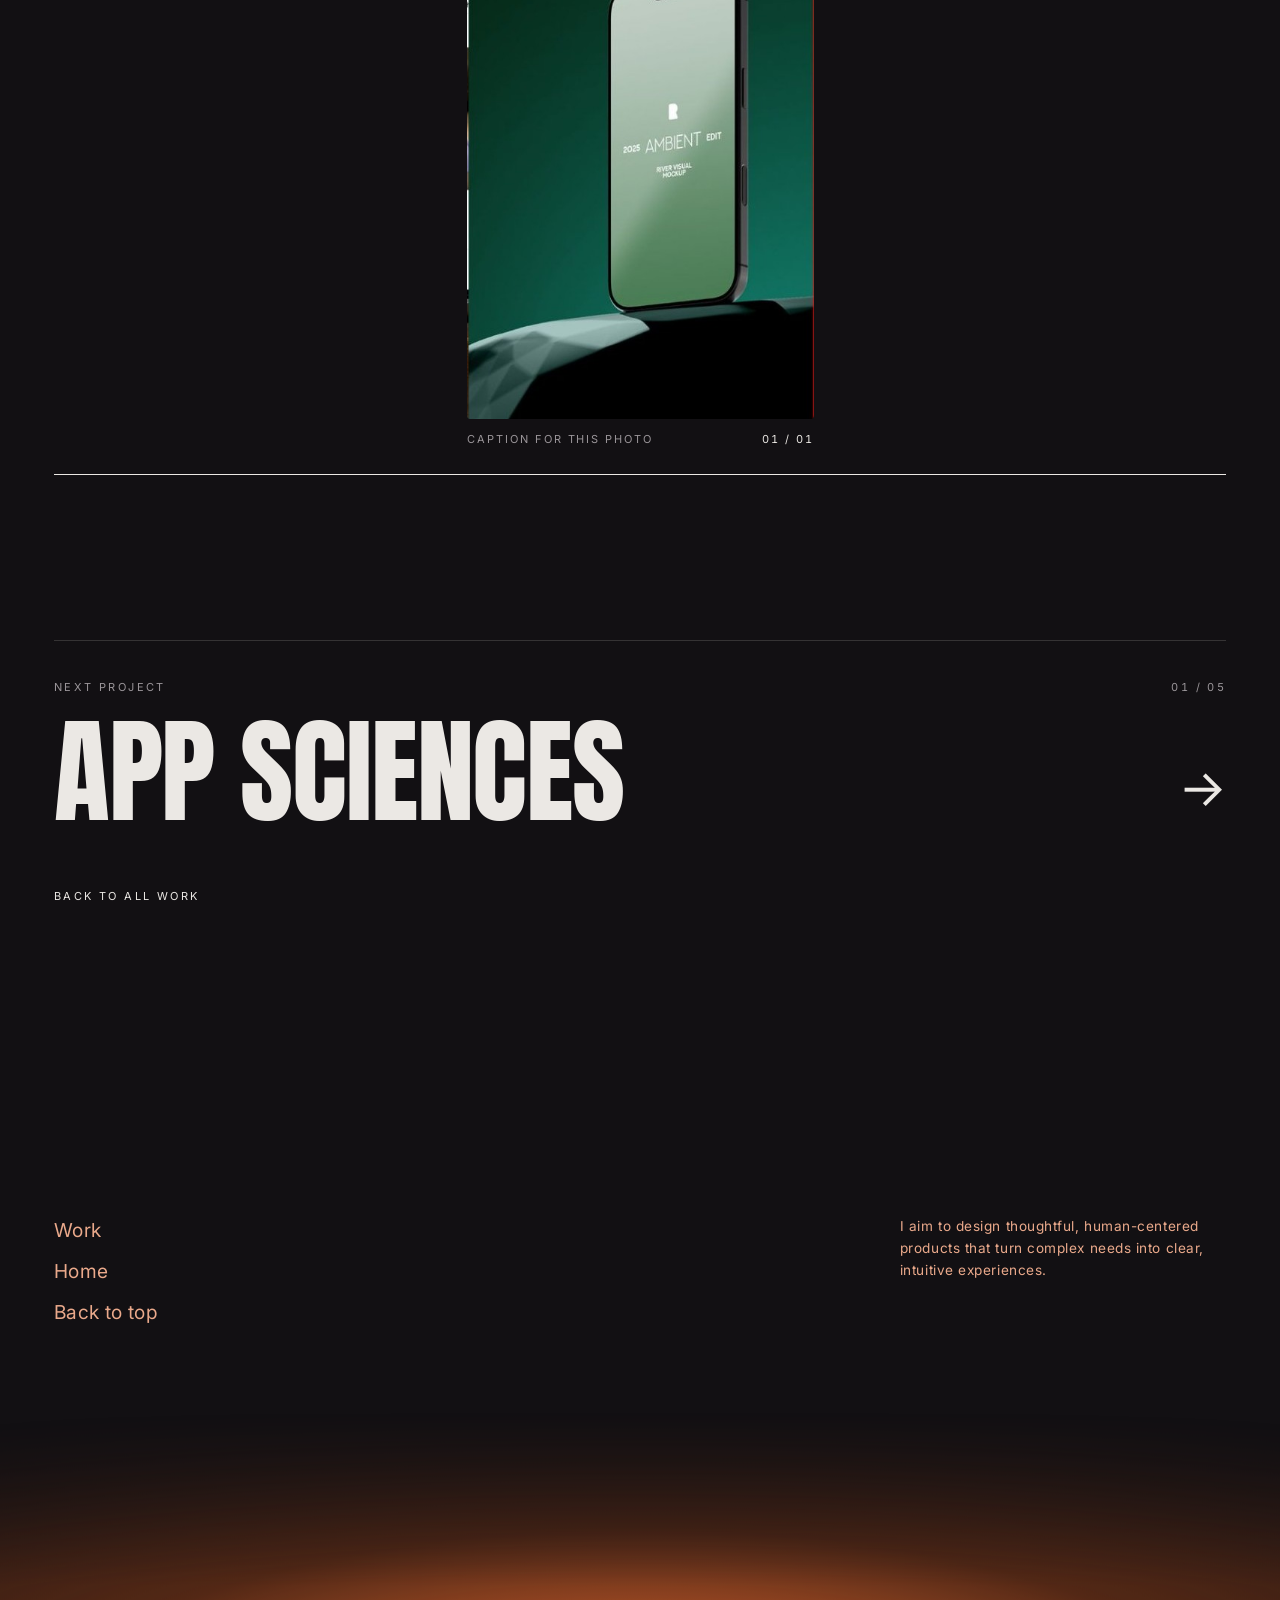
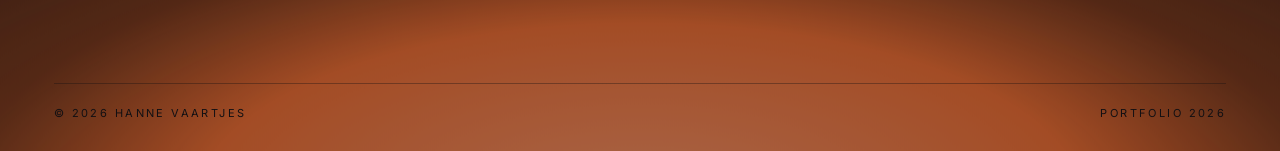
<file: ai-solutions.html>
<!doctype html>
<html lang="en">
<head>
<meta charset="utf-8">
<meta name="viewport" content="width=device-width,initial-scale=1,viewport-fit=cover">
<title>AI Solutions · Hanne Vaartjes</title>
<meta name="claude:viewport-fit-sides" content="cover">
<script>try{history.scrollRestoration='manual'}catch(e){}</script>
<script>try{if(sessionStorage.getItem('hv-veil')){document.documentElement.classList.add('arrive');sessionStorage.removeItem('hv-veil')}}catch(e){}</script>
<link rel="preconnect" href="https://fonts.googleapis.com">
<link rel="preconnect" href="https://fonts.gstatic.com" crossorigin>
<link rel="stylesheet" href="https://fonts.googleapis.com/css2?family=Anton&family=Inter:wght@300;400;500;600&display=swap">
<link rel="stylesheet" href="project.css">
</head>
<body data-project="ai-solutions">

<div class="progress" id="progress"></div>
<div class="grain" aria-hidden="true"></div>
<div id="cursor" aria-hidden="true"><span id="cursor-t">View</span></div>
<div class="veil" id="veil" aria-hidden="true"><span class="veil-t" id="veil-t"></span></div>

<header class="nav pad" id="nav">
  <a class="logo" id="logo" href="index.html" data-veil="Home" aria-label="Home">hv</a>
  <ul>
    <li><a class="roll" id="nav-work" href="index.html#work" data-veil="Work" data-t="Work"><span>Work</span></a></li>
    <li><a class="roll" href="#" id="nav-next" data-t="Next"><span>Next</span></a></li>
    <li class="dim" id="p-count"></li>
  </ul>
</header>

<main>
  <section class="p-hero" id="p-hero">
    <div class="p-stage" id="p-stage">
      <div class="p-amb" id="p-amb"></div>
      <div class="p-frame" id="p-frame"><img id="p-cover" src="" alt="" fetchpriority="high"></div>
      <div class="p-shade" id="p-shade"></div>
      <div class="p-top pad eyebrow" id="p-top"><span id="p-case"></span><span id="p-year"></span></div>
      <div class="p-bottom">
        <div class="p-title-wrap pad" id="p-title-wrap">
          <h1 class="sr-only" id="p-h1"></h1>
          <div class="p-title masked" id="p-title" aria-hidden="true"></div>
        </div>
        <div class="p-lede pad" id="p-lede"></div>
      </div>
      <div class="p-hint eyebrow" id="p-hint"><span id="hint-t">Scroll</span><i></i></div>
    </div>
  </section>

  <section class="p-over pad">
    <p class="eyebrow rv" id="lbl-over">Overview</p>
    <div class="over-grid">
      <p class="statement scrub" id="p-summary"></p>
      <div id="p-meta"></div>
    </div>
  </section>

  <section class="p-wide pad" id="p-wide">
    <div class="media wide-media curtain" id="wide-media">
      <div class="par" id="wide-par"><div class="m-bg" id="wide-bg"></div><img id="wide-img" src="" alt="" loading="lazy" decoding="async"></div>
    </div>
  </section>

  <section class="p-story pad" id="p-story"></section>

  <section class="p-gal" id="p-gal">
    <div class="gal-stage">
      <div class="gal-head pad"><h2 class="h-display split" id="h-gal" data-split="Gallery"></h2><span class="eyebrow" id="gal-count"></span></div>
      <div class="gal-track" id="gal-track"></div>
      <div class="pad"><div class="gal-bar"><b id="gal-fill"></b></div></div>
    </div>
  </section>

  <a class="p-next pad" id="p-next" href="#" data-cursor="Open">
    <div class="next-inner">
      <div class="next-head"><span class="eyebrow" id="lbl-next">Next project</span><span class="eyebrow" id="next-idx"></span></div>
      <div class="next-row"><span class="next-mask"><span class="next-name" id="next-name"></span></span><span class="next-arrow" aria-hidden="true">&rarr;</span></div>
    </div>
    <div class="next-peek" id="next-peek"><img src="" alt=""></div>
  </a>
  <div class="pad next-all-wrap"><a class="next-all roll" id="next-all" href="index.html#work" data-veil="Work" data-t="Back to all work"><span>Back to all work</span></a></div>
</main>

<footer class="foot" id="foot">
  <div class="foot-glow" id="foot-glow" aria-hidden="true"></div>
  <div class="foot-top pad">
    <ul class="foot-links">
      <li><a class="roll" id="foot-work" href="index.html#work" data-veil="Work" data-t="Work"><span>Work</span></a></li>
      <li><a class="roll" id="foot-home" href="index.html" data-veil="Home" data-t="Home"><span>Home</span></a></li>
      <li><a class="roll" id="foot-top" href="#top" data-top data-t="Back to top"><span>Back to top</span></a></li>
    </ul>
    <p class="foot-note" id="foot-note"></p>
  </div>
  <div class="foot-name pad" id="foot-name-wrap" aria-hidden="true"><span class="fn-in" id="foot-name"></span></div>
  <div class="foot-meta pad eyebrow" id="foot-meta"></div>
</footer>

<script src="content.js"></script>
<script src="project.js"></script>
</body>
</html>
</file>
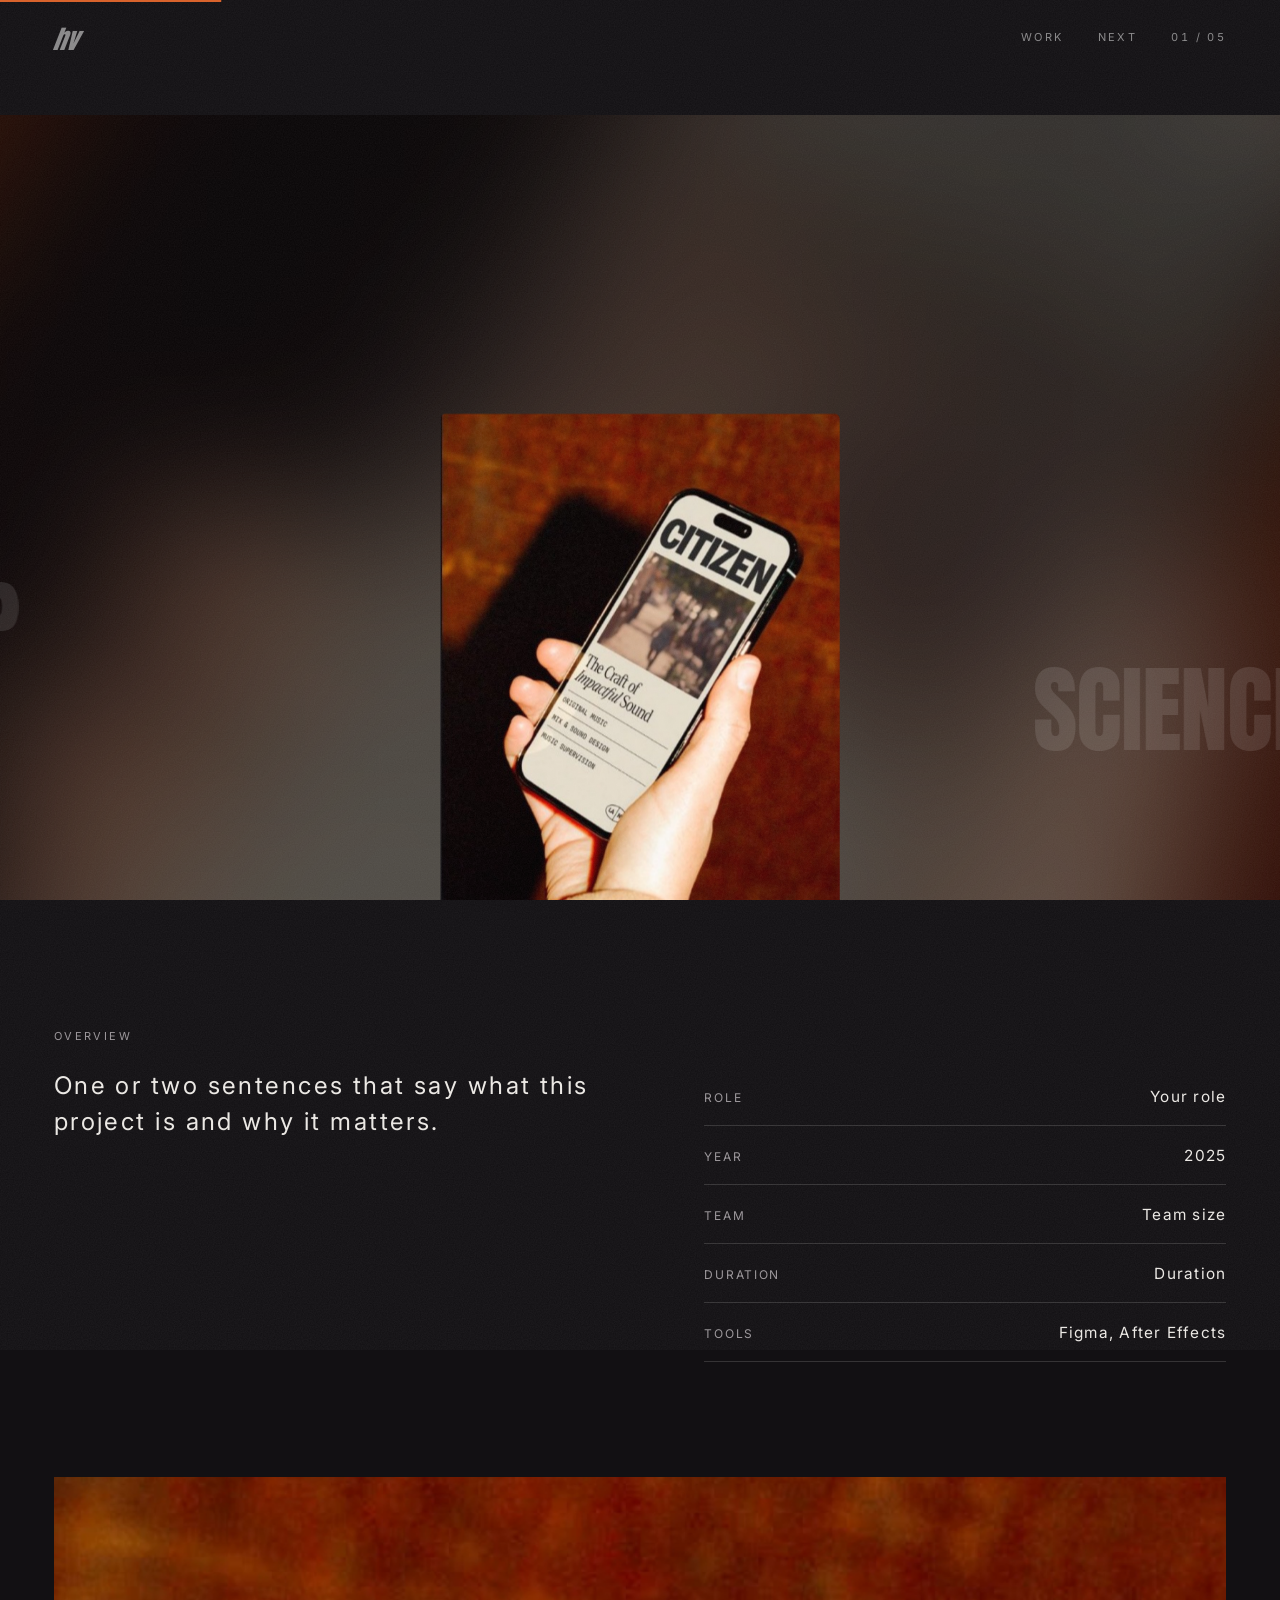
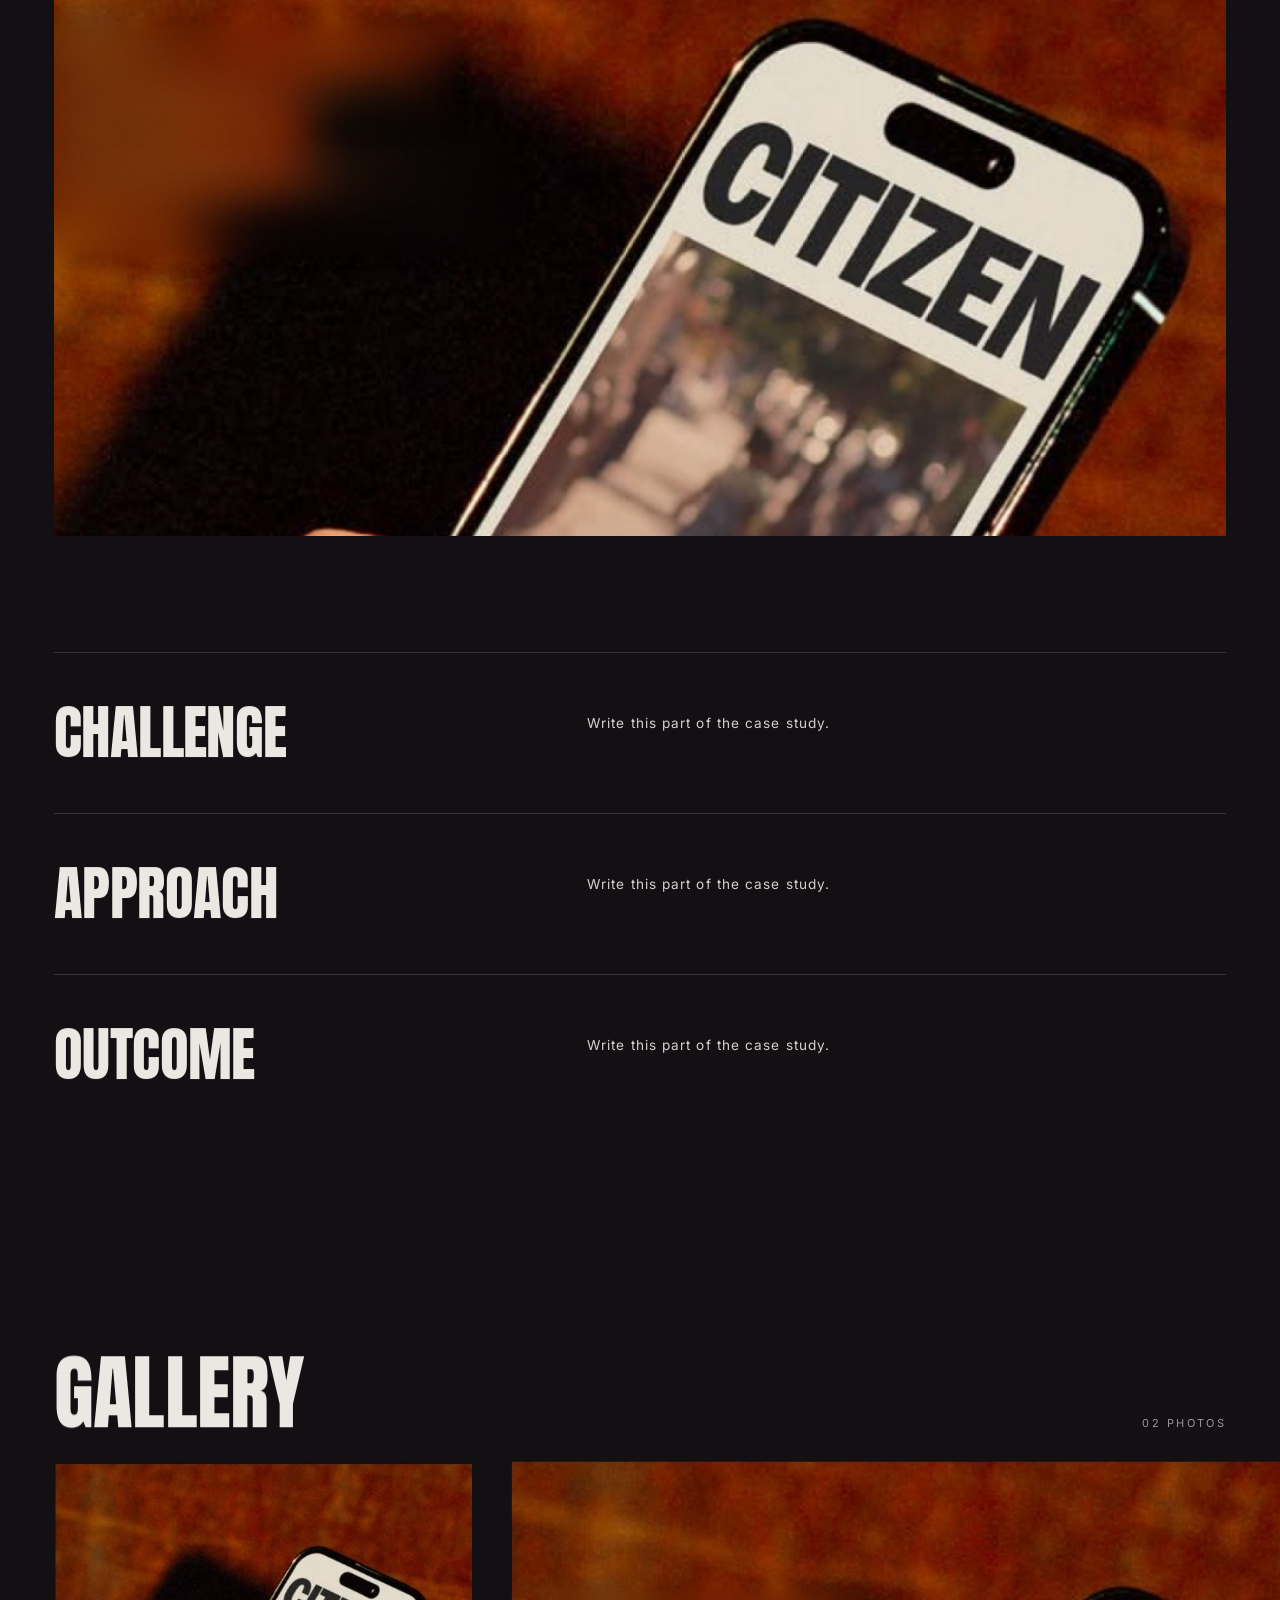
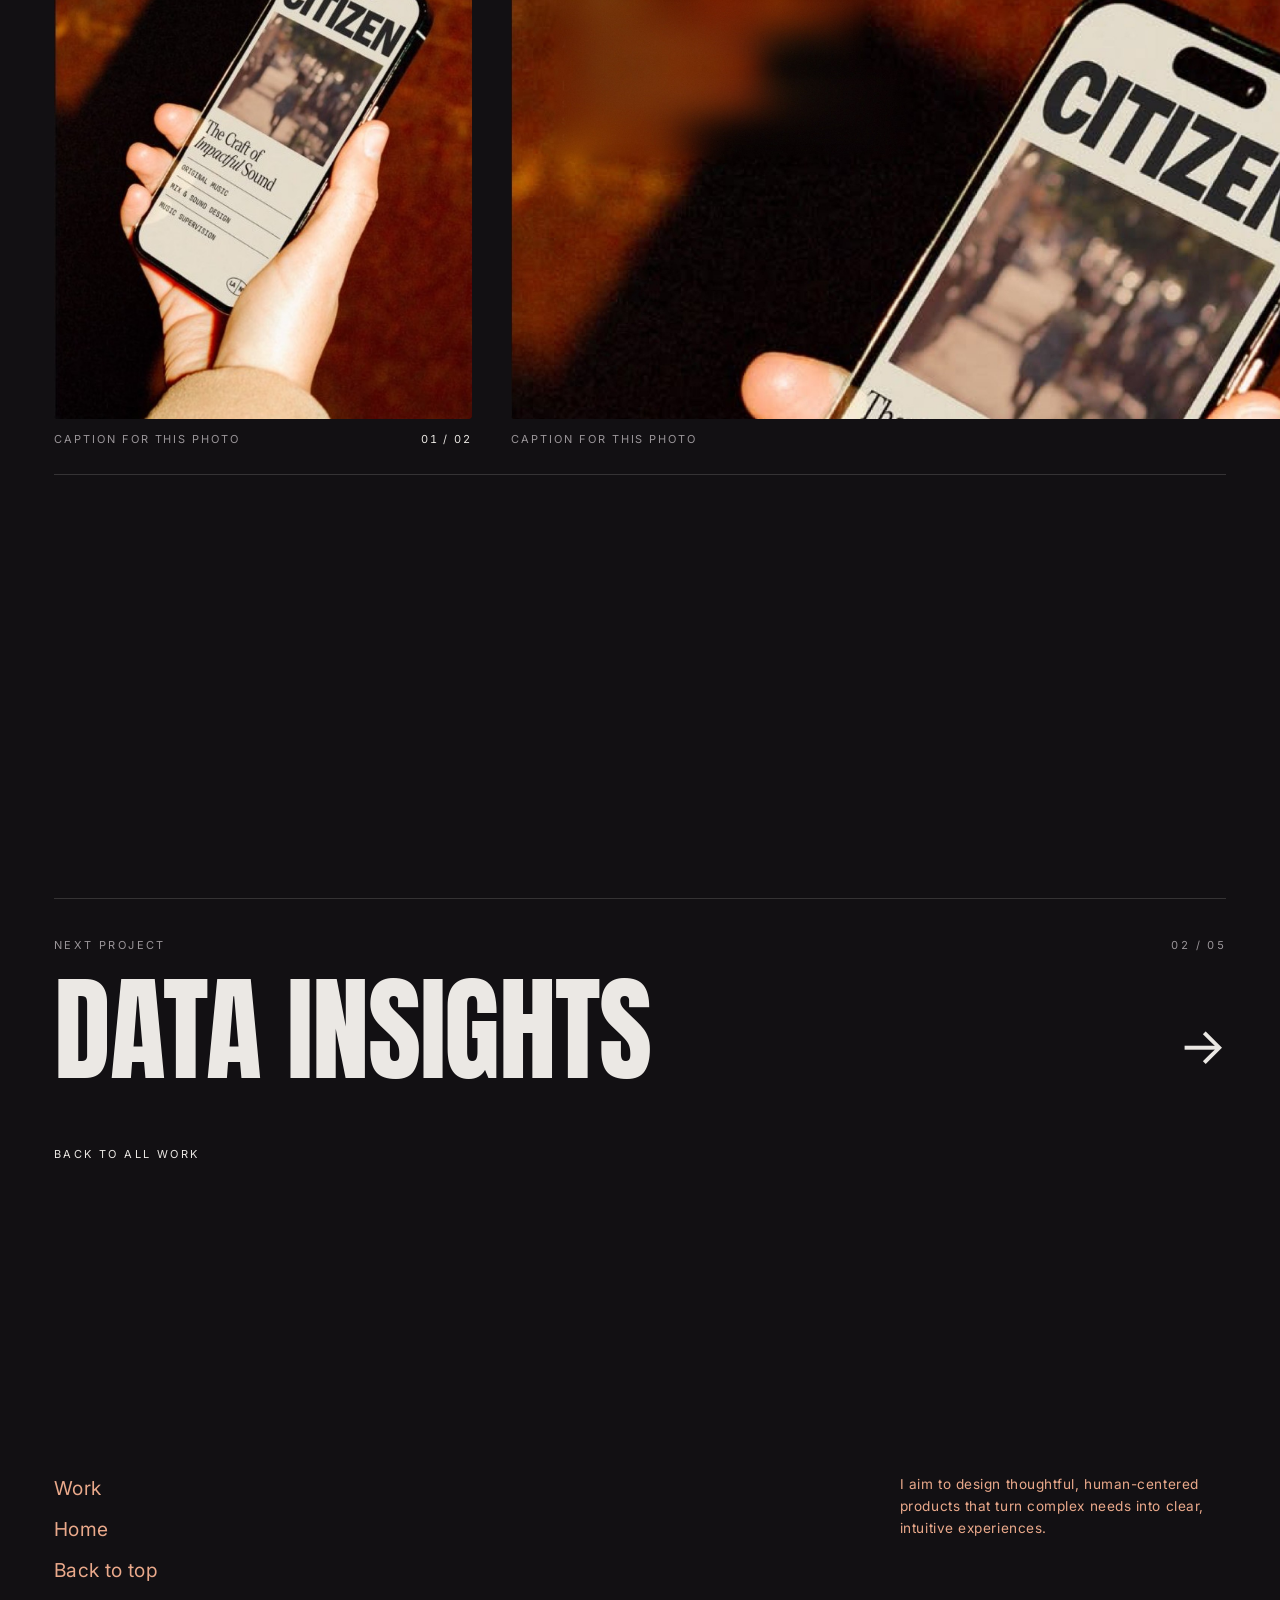
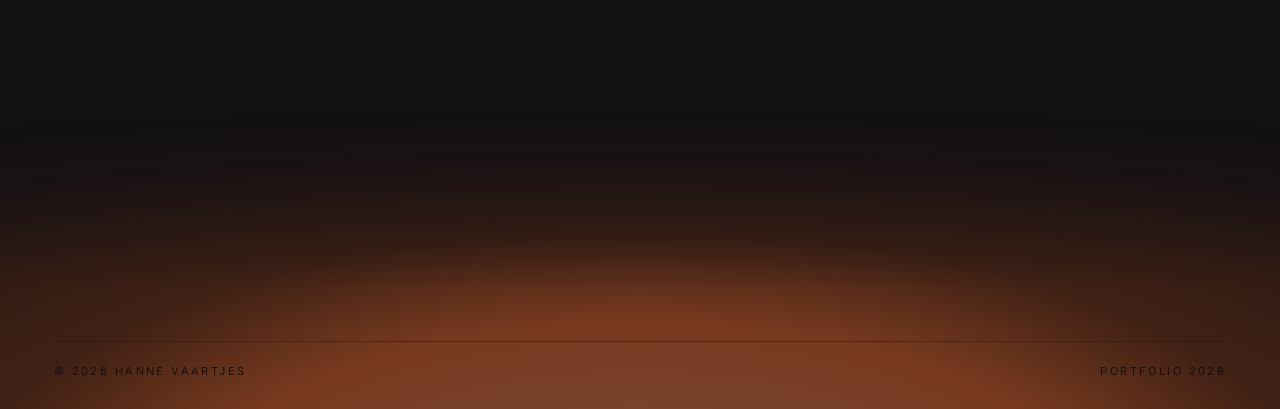
<file: app-sciences.html>
<!doctype html>
<html lang="en">
<head>
<meta charset="utf-8">
<meta name="viewport" content="width=device-width,initial-scale=1,viewport-fit=cover">
<title>App Sciences · Hanne Vaartjes</title>
<meta name="claude:viewport-fit-sides" content="cover">
<script>try{history.scrollRestoration='manual'}catch(e){}</script>
<script>try{if(sessionStorage.getItem('hv-veil')){document.documentElement.classList.add('arrive');sessionStorage.removeItem('hv-veil')}}catch(e){}</script>
<link rel="preconnect" href="https://fonts.googleapis.com">
<link rel="preconnect" href="https://fonts.gstatic.com" crossorigin>
<link rel="stylesheet" href="https://fonts.googleapis.com/css2?family=Anton&family=Inter:wght@300;400;500;600&display=swap">
<link rel="stylesheet" href="project.css">
</head>
<body data-project="app-sciences">

<div class="progress" id="progress"></div>
<div class="grain" aria-hidden="true"></div>
<div id="cursor" aria-hidden="true"><span id="cursor-t">View</span></div>
<div class="veil" id="veil" aria-hidden="true"><span class="veil-t" id="veil-t"></span></div>

<header class="nav pad" id="nav">
  <a class="logo" id="logo" href="index.html" data-veil="Home" aria-label="Home">hv</a>
  <ul>
    <li><a class="roll" id="nav-work" href="index.html#work" data-veil="Work" data-t="Work"><span>Work</span></a></li>
    <li><a class="roll" href="#" id="nav-next" data-t="Next"><span>Next</span></a></li>
    <li class="dim" id="p-count"></li>
  </ul>
</header>

<main>
  <section class="p-hero" id="p-hero">
    <div class="p-stage" id="p-stage">
      <div class="p-amb" id="p-amb"></div>
      <div class="p-frame" id="p-frame"><img id="p-cover" src="" alt="" fetchpriority="high"></div>
      <div class="p-shade" id="p-shade"></div>
      <div class="p-top pad eyebrow" id="p-top"><span id="p-case"></span><span id="p-year"></span></div>
      <div class="p-bottom">
        <div class="p-title-wrap pad" id="p-title-wrap">
          <h1 class="sr-only" id="p-h1"></h1>
          <div class="p-title masked" id="p-title" aria-hidden="true"></div>
        </div>
        <div class="p-lede pad" id="p-lede"></div>
      </div>
      <div class="p-hint eyebrow" id="p-hint"><span id="hint-t">Scroll</span><i></i></div>
    </div>
  </section>

  <section class="p-over pad">
    <p class="eyebrow rv" id="lbl-over">Overview</p>
    <div class="over-grid">
      <p class="statement scrub" id="p-summary"></p>
      <div id="p-meta"></div>
    </div>
  </section>

  <section class="p-wide pad" id="p-wide">
    <div class="media wide-media curtain" id="wide-media">
      <div class="par" id="wide-par"><div class="m-bg" id="wide-bg"></div><img id="wide-img" src="" alt="" loading="lazy" decoding="async"></div>
    </div>
  </section>

  <section class="p-story pad" id="p-story"></section>

  <section class="p-gal" id="p-gal">
    <div class="gal-stage">
      <div class="gal-head pad"><h2 class="h-display split" id="h-gal" data-split="Gallery"></h2><span class="eyebrow" id="gal-count"></span></div>
      <div class="gal-track" id="gal-track"></div>
      <div class="pad"><div class="gal-bar"><b id="gal-fill"></b></div></div>
    </div>
  </section>

  <a class="p-next pad" id="p-next" href="#" data-cursor="Open">
    <div class="next-inner">
      <div class="next-head"><span class="eyebrow" id="lbl-next">Next project</span><span class="eyebrow" id="next-idx"></span></div>
      <div class="next-row"><span class="next-mask"><span class="next-name" id="next-name"></span></span><span class="next-arrow" aria-hidden="true">&rarr;</span></div>
    </div>
    <div class="next-peek" id="next-peek"><img src="" alt=""></div>
  </a>
  <div class="pad next-all-wrap"><a class="next-all roll" id="next-all" href="index.html#work" data-veil="Work" data-t="Back to all work"><span>Back to all work</span></a></div>
</main>

<footer class="foot" id="foot">
  <div class="foot-glow" id="foot-glow" aria-hidden="true"></div>
  <div class="foot-top pad">
    <ul class="foot-links">
      <li><a class="roll" id="foot-work" href="index.html#work" data-veil="Work" data-t="Work"><span>Work</span></a></li>
      <li><a class="roll" id="foot-home" href="index.html" data-veil="Home" data-t="Home"><span>Home</span></a></li>
      <li><a class="roll" id="foot-top" href="#top" data-top data-t="Back to top"><span>Back to top</span></a></li>
    </ul>
    <p class="foot-note" id="foot-note"></p>
  </div>
  <div class="foot-name pad" id="foot-name-wrap" aria-hidden="true"><span class="fn-in" id="foot-name"></span></div>
  <div class="foot-meta pad eyebrow" id="foot-meta"></div>
</footer>

<script src="content.js"></script>
<script src="project.js"></script>
</body>
</html>
</file>
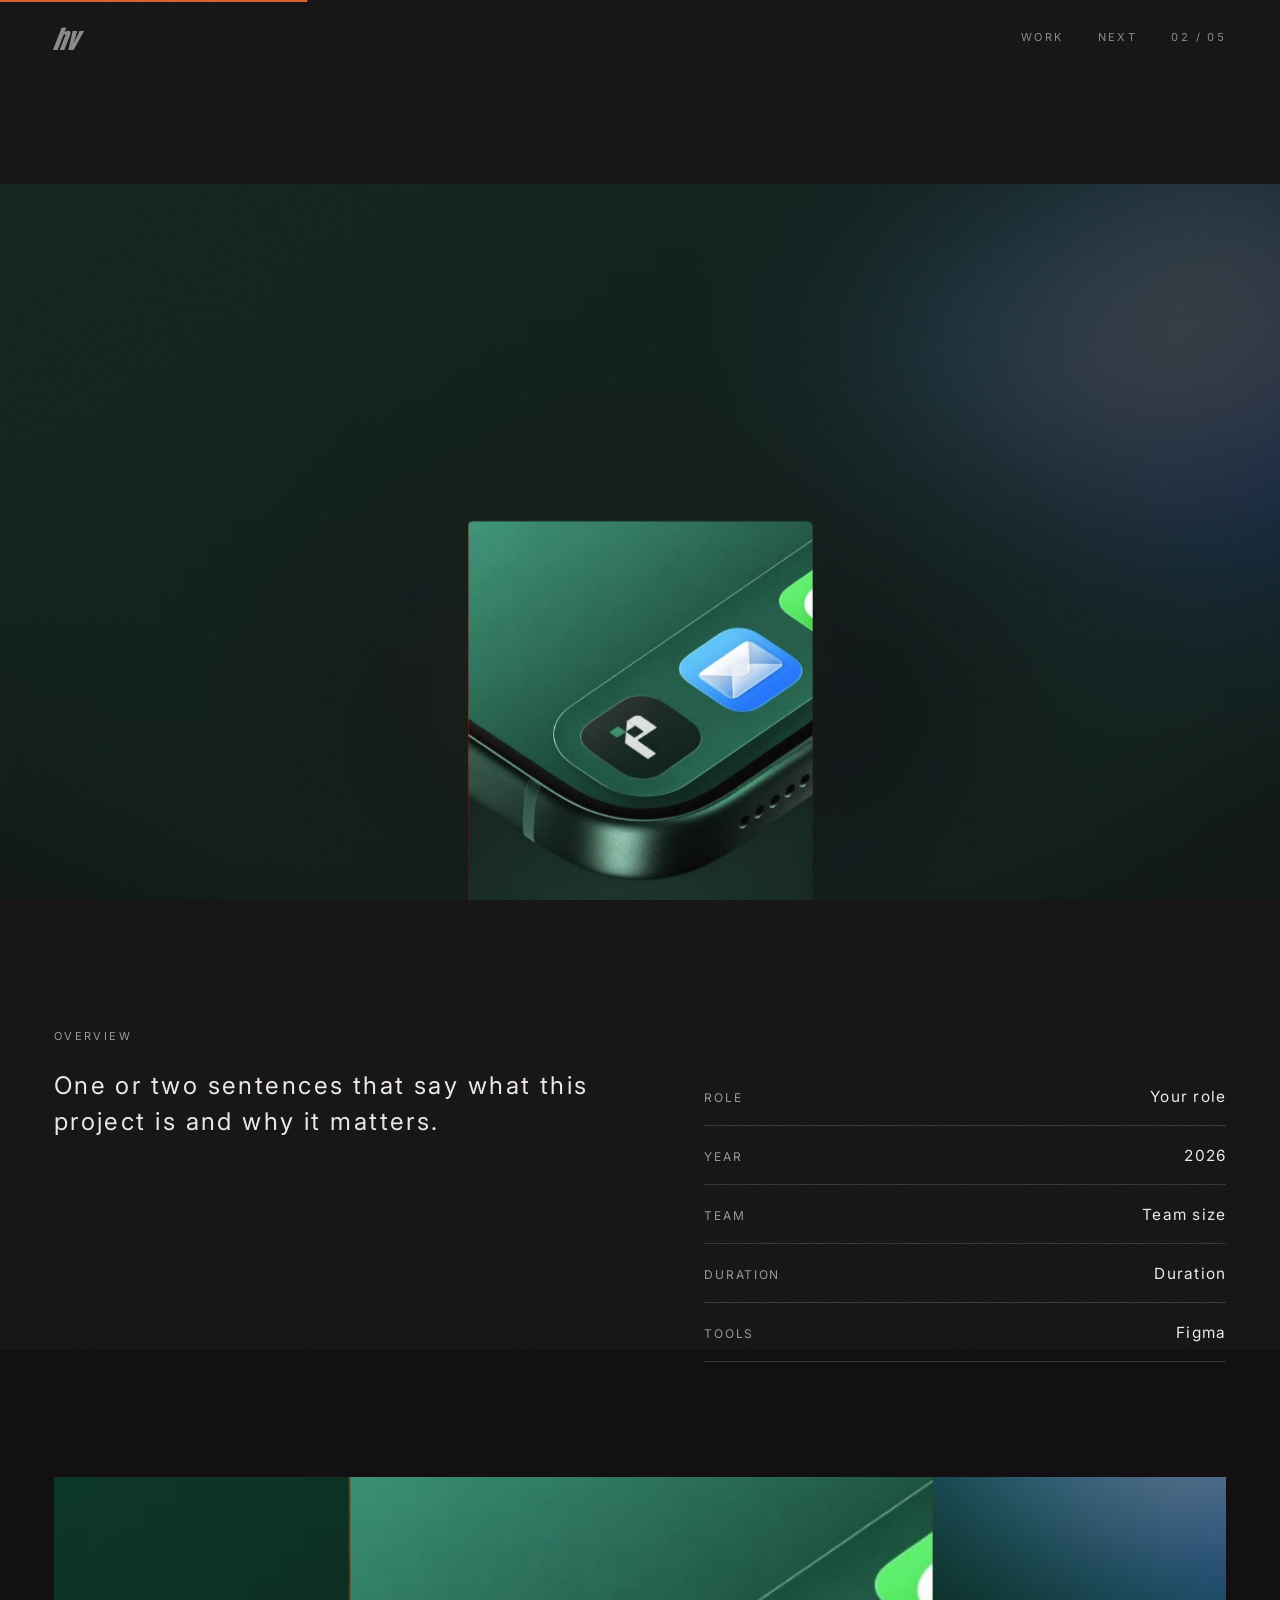
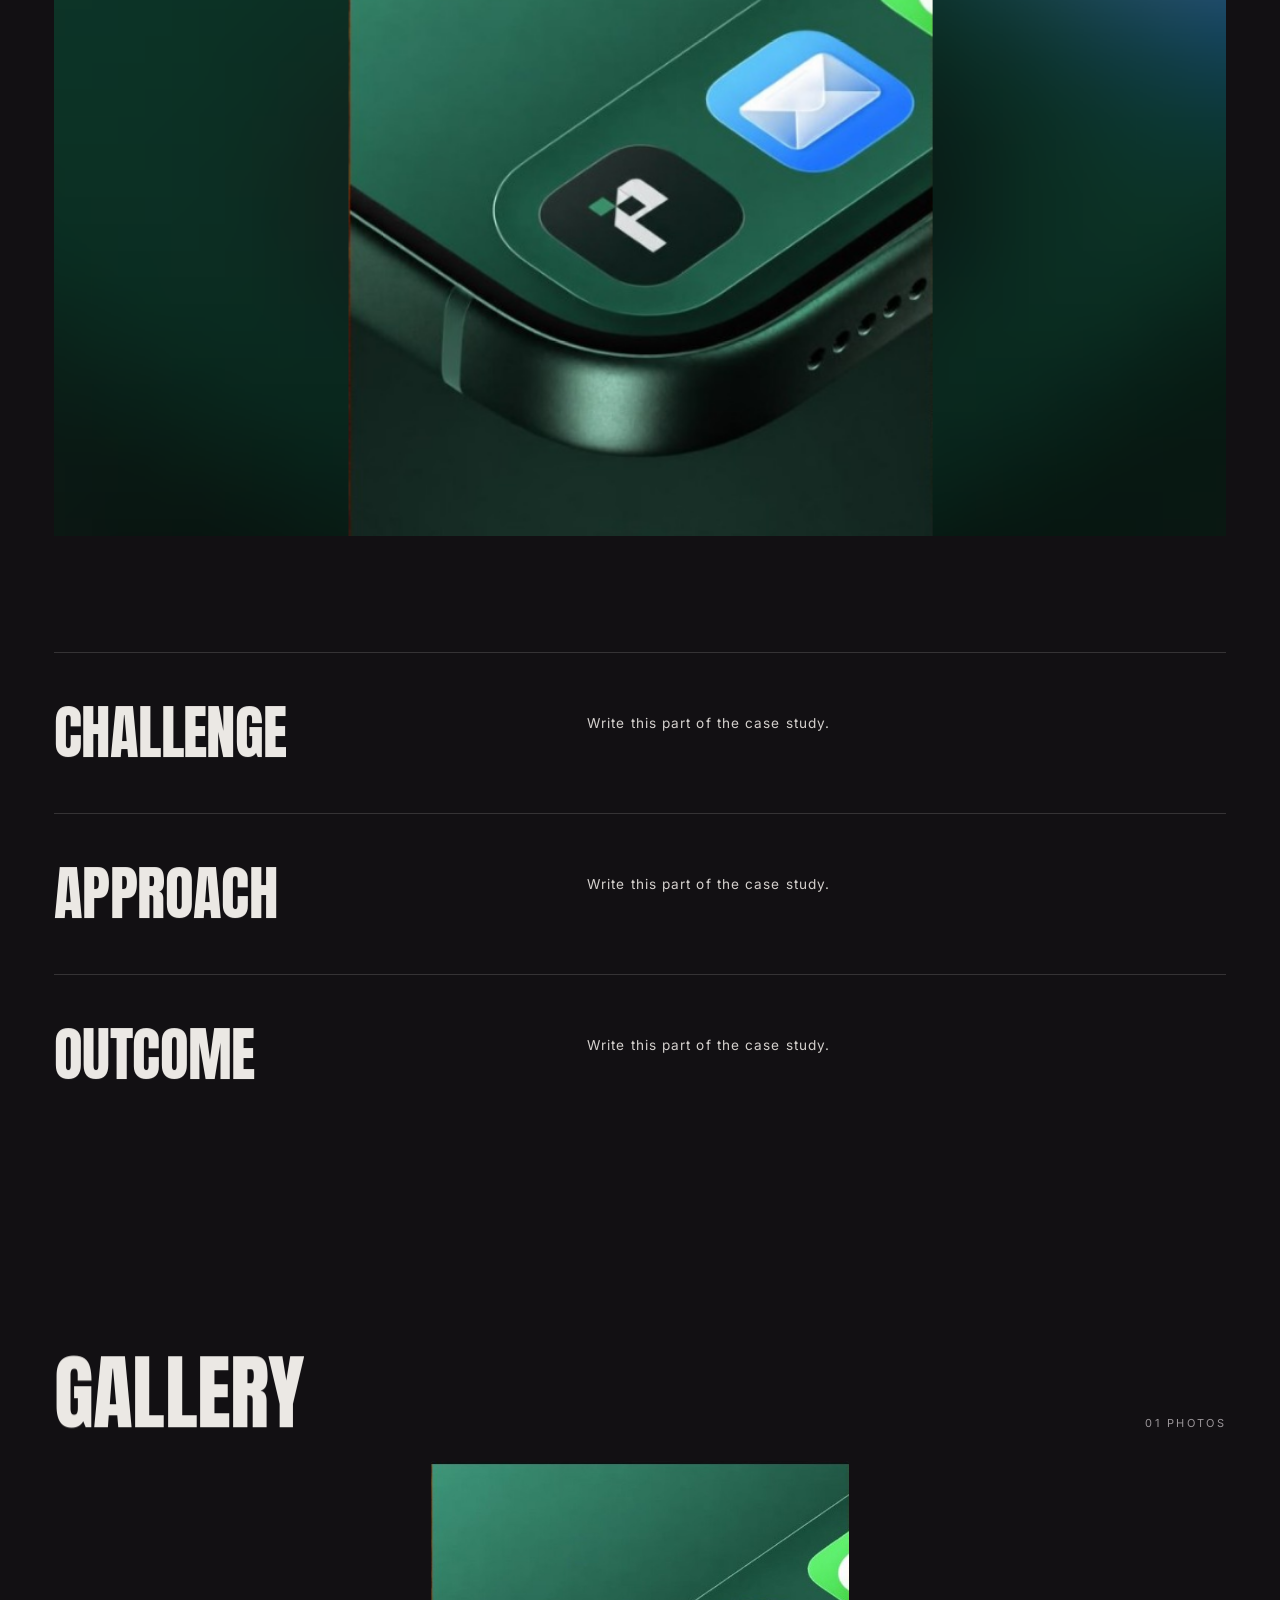
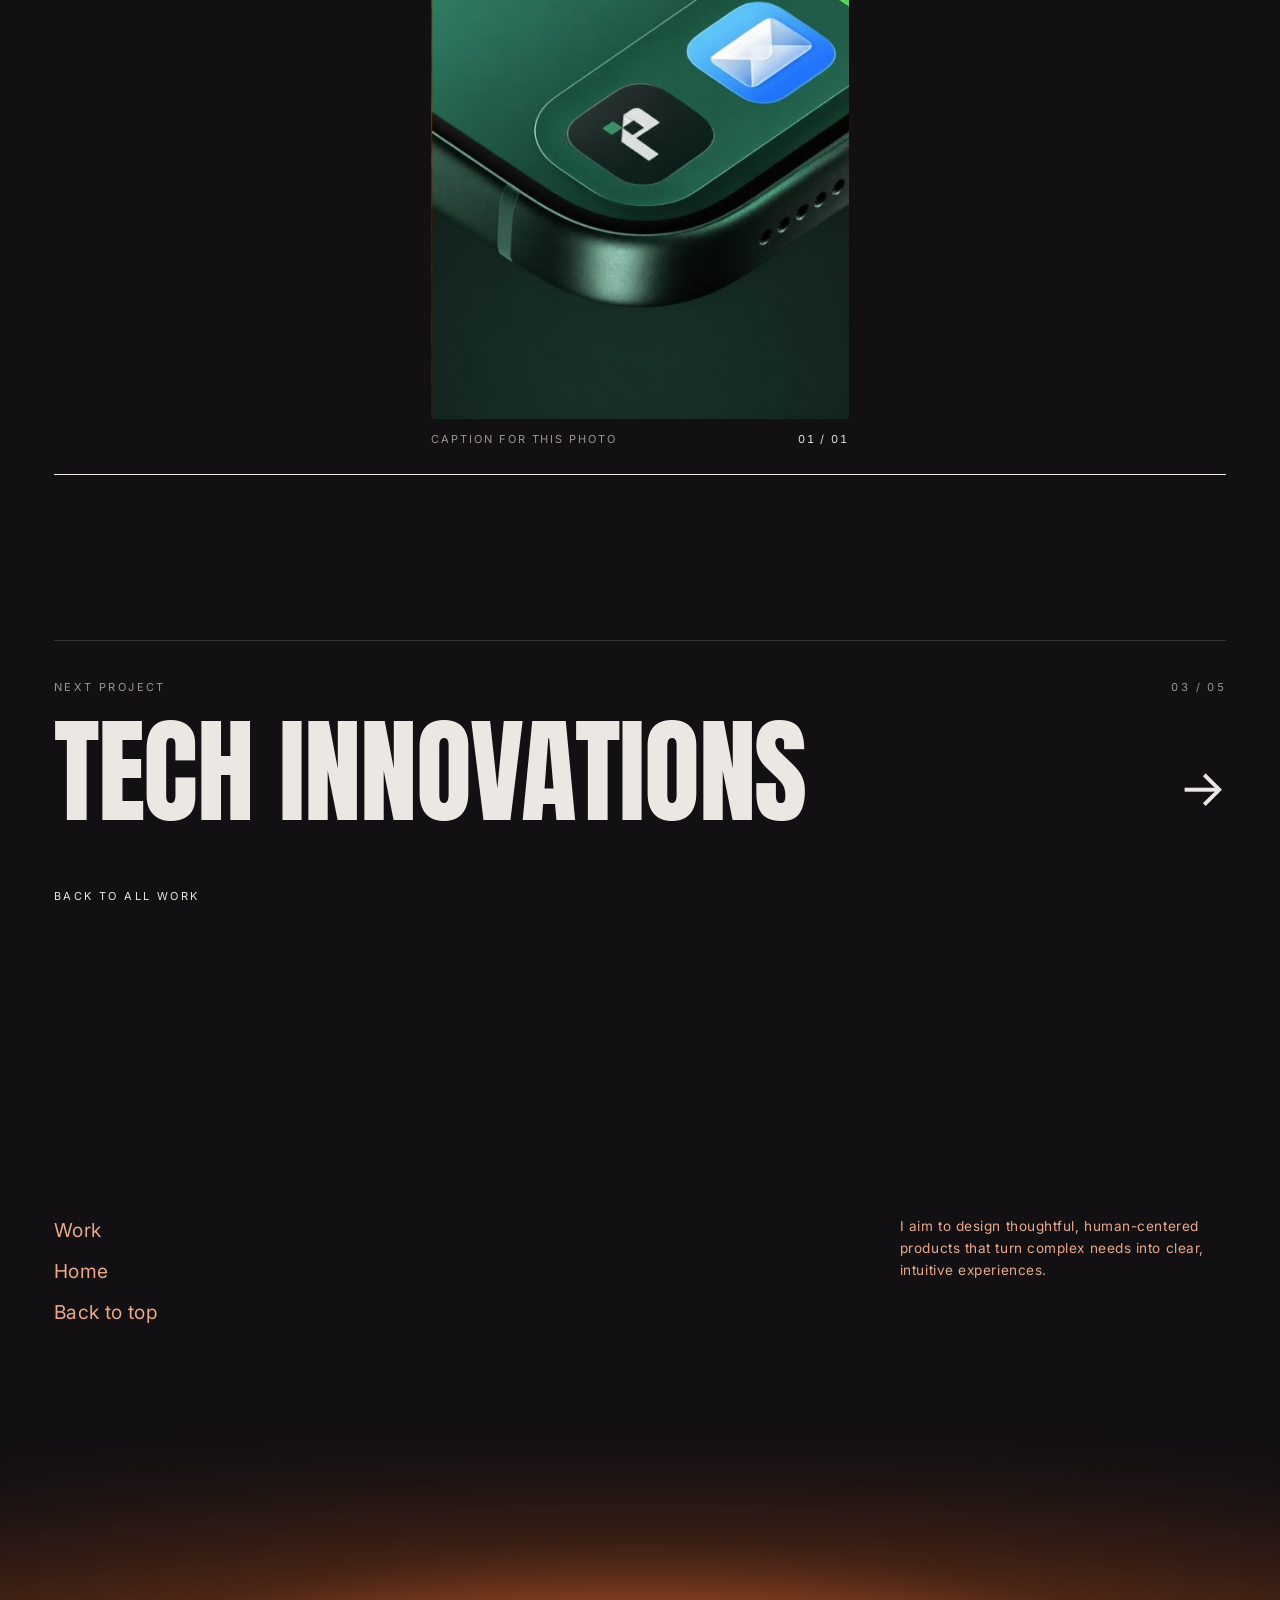
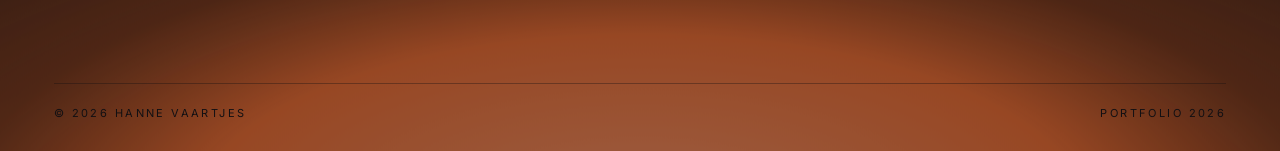
<file: data-insights.html>
<!doctype html>
<html lang="en">
<head>
<meta charset="utf-8">
<meta name="viewport" content="width=device-width,initial-scale=1,viewport-fit=cover">
<title>Data Insights · Hanne Vaartjes</title>
<meta name="claude:viewport-fit-sides" content="cover">
<script>try{history.scrollRestoration='manual'}catch(e){}</script>
<script>try{if(sessionStorage.getItem('hv-veil')){document.documentElement.classList.add('arrive');sessionStorage.removeItem('hv-veil')}}catch(e){}</script>
<link rel="preconnect" href="https://fonts.googleapis.com">
<link rel="preconnect" href="https://fonts.gstatic.com" crossorigin>
<link rel="stylesheet" href="https://fonts.googleapis.com/css2?family=Anton&family=Inter:wght@300;400;500;600&display=swap">
<link rel="stylesheet" href="project.css">
</head>
<body data-project="data-insights">

<div class="progress" id="progress"></div>
<div class="grain" aria-hidden="true"></div>
<div id="cursor" aria-hidden="true"><span id="cursor-t">View</span></div>
<div class="veil" id="veil" aria-hidden="true"><span class="veil-t" id="veil-t"></span></div>

<header class="nav pad" id="nav">
  <a class="logo" id="logo" href="index.html" data-veil="Home" aria-label="Home">hv</a>
  <ul>
    <li><a class="roll" id="nav-work" href="index.html#work" data-veil="Work" data-t="Work"><span>Work</span></a></li>
    <li><a class="roll" href="#" id="nav-next" data-t="Next"><span>Next</span></a></li>
    <li class="dim" id="p-count"></li>
  </ul>
</header>

<main>
  <section class="p-hero" id="p-hero">
    <div class="p-stage" id="p-stage">
      <div class="p-amb" id="p-amb"></div>
      <div class="p-frame" id="p-frame"><img id="p-cover" src="" alt="" fetchpriority="high"></div>
      <div class="p-shade" id="p-shade"></div>
      <div class="p-top pad eyebrow" id="p-top"><span id="p-case"></span><span id="p-year"></span></div>
      <div class="p-bottom">
        <div class="p-title-wrap pad" id="p-title-wrap">
          <h1 class="sr-only" id="p-h1"></h1>
          <div class="p-title masked" id="p-title" aria-hidden="true"></div>
        </div>
        <div class="p-lede pad" id="p-lede"></div>
      </div>
      <div class="p-hint eyebrow" id="p-hint"><span id="hint-t">Scroll</span><i></i></div>
    </div>
  </section>

  <section class="p-over pad">
    <p class="eyebrow rv" id="lbl-over">Overview</p>
    <div class="over-grid">
      <p class="statement scrub" id="p-summary"></p>
      <div id="p-meta"></div>
    </div>
  </section>

  <section class="p-wide pad" id="p-wide">
    <div class="media wide-media curtain" id="wide-media">
      <div class="par" id="wide-par"><div class="m-bg" id="wide-bg"></div><img id="wide-img" src="" alt="" loading="lazy" decoding="async"></div>
    </div>
  </section>

  <section class="p-story pad" id="p-story"></section>

  <section class="p-gal" id="p-gal">
    <div class="gal-stage">
      <div class="gal-head pad"><h2 class="h-display split" id="h-gal" data-split="Gallery"></h2><span class="eyebrow" id="gal-count"></span></div>
      <div class="gal-track" id="gal-track"></div>
      <div class="pad"><div class="gal-bar"><b id="gal-fill"></b></div></div>
    </div>
  </section>

  <a class="p-next pad" id="p-next" href="#" data-cursor="Open">
    <div class="next-inner">
      <div class="next-head"><span class="eyebrow" id="lbl-next">Next project</span><span class="eyebrow" id="next-idx"></span></div>
      <div class="next-row"><span class="next-mask"><span class="next-name" id="next-name"></span></span><span class="next-arrow" aria-hidden="true">&rarr;</span></div>
    </div>
    <div class="next-peek" id="next-peek"><img src="" alt=""></div>
  </a>
  <div class="pad next-all-wrap"><a class="next-all roll" id="next-all" href="index.html#work" data-veil="Work" data-t="Back to all work"><span>Back to all work</span></a></div>
</main>

<footer class="foot" id="foot">
  <div class="foot-glow" id="foot-glow" aria-hidden="true"></div>
  <div class="foot-top pad">
    <ul class="foot-links">
      <li><a class="roll" id="foot-work" href="index.html#work" data-veil="Work" data-t="Work"><span>Work</span></a></li>
      <li><a class="roll" id="foot-home" href="index.html" data-veil="Home" data-t="Home"><span>Home</span></a></li>
      <li><a class="roll" id="foot-top" href="#top" data-top data-t="Back to top"><span>Back to top</span></a></li>
    </ul>
    <p class="foot-note" id="foot-note"></p>
  </div>
  <div class="foot-name pad" id="foot-name-wrap" aria-hidden="true"><span class="fn-in" id="foot-name"></span></div>
  <div class="foot-meta pad eyebrow" id="foot-meta"></div>
</footer>

<script src="content.js"></script>
<script src="project.js"></script>
</body>
</html>
</file>
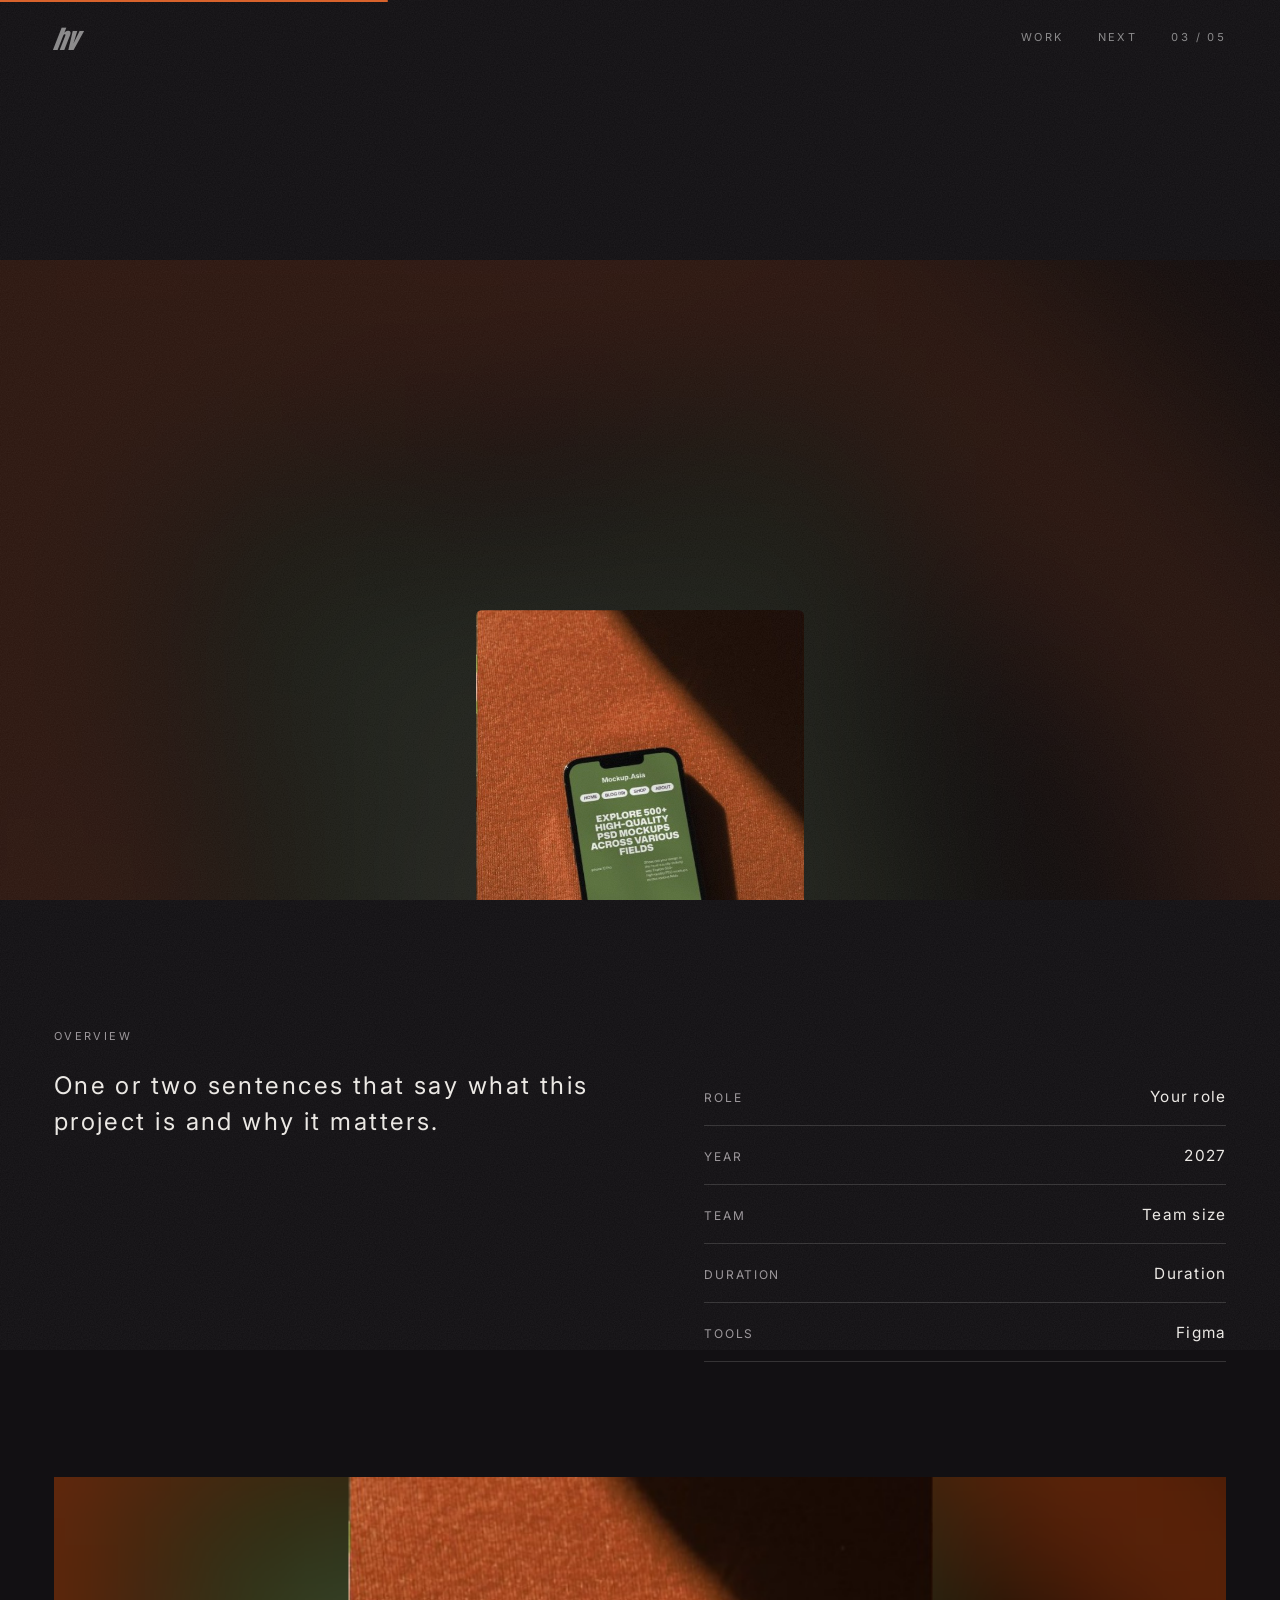
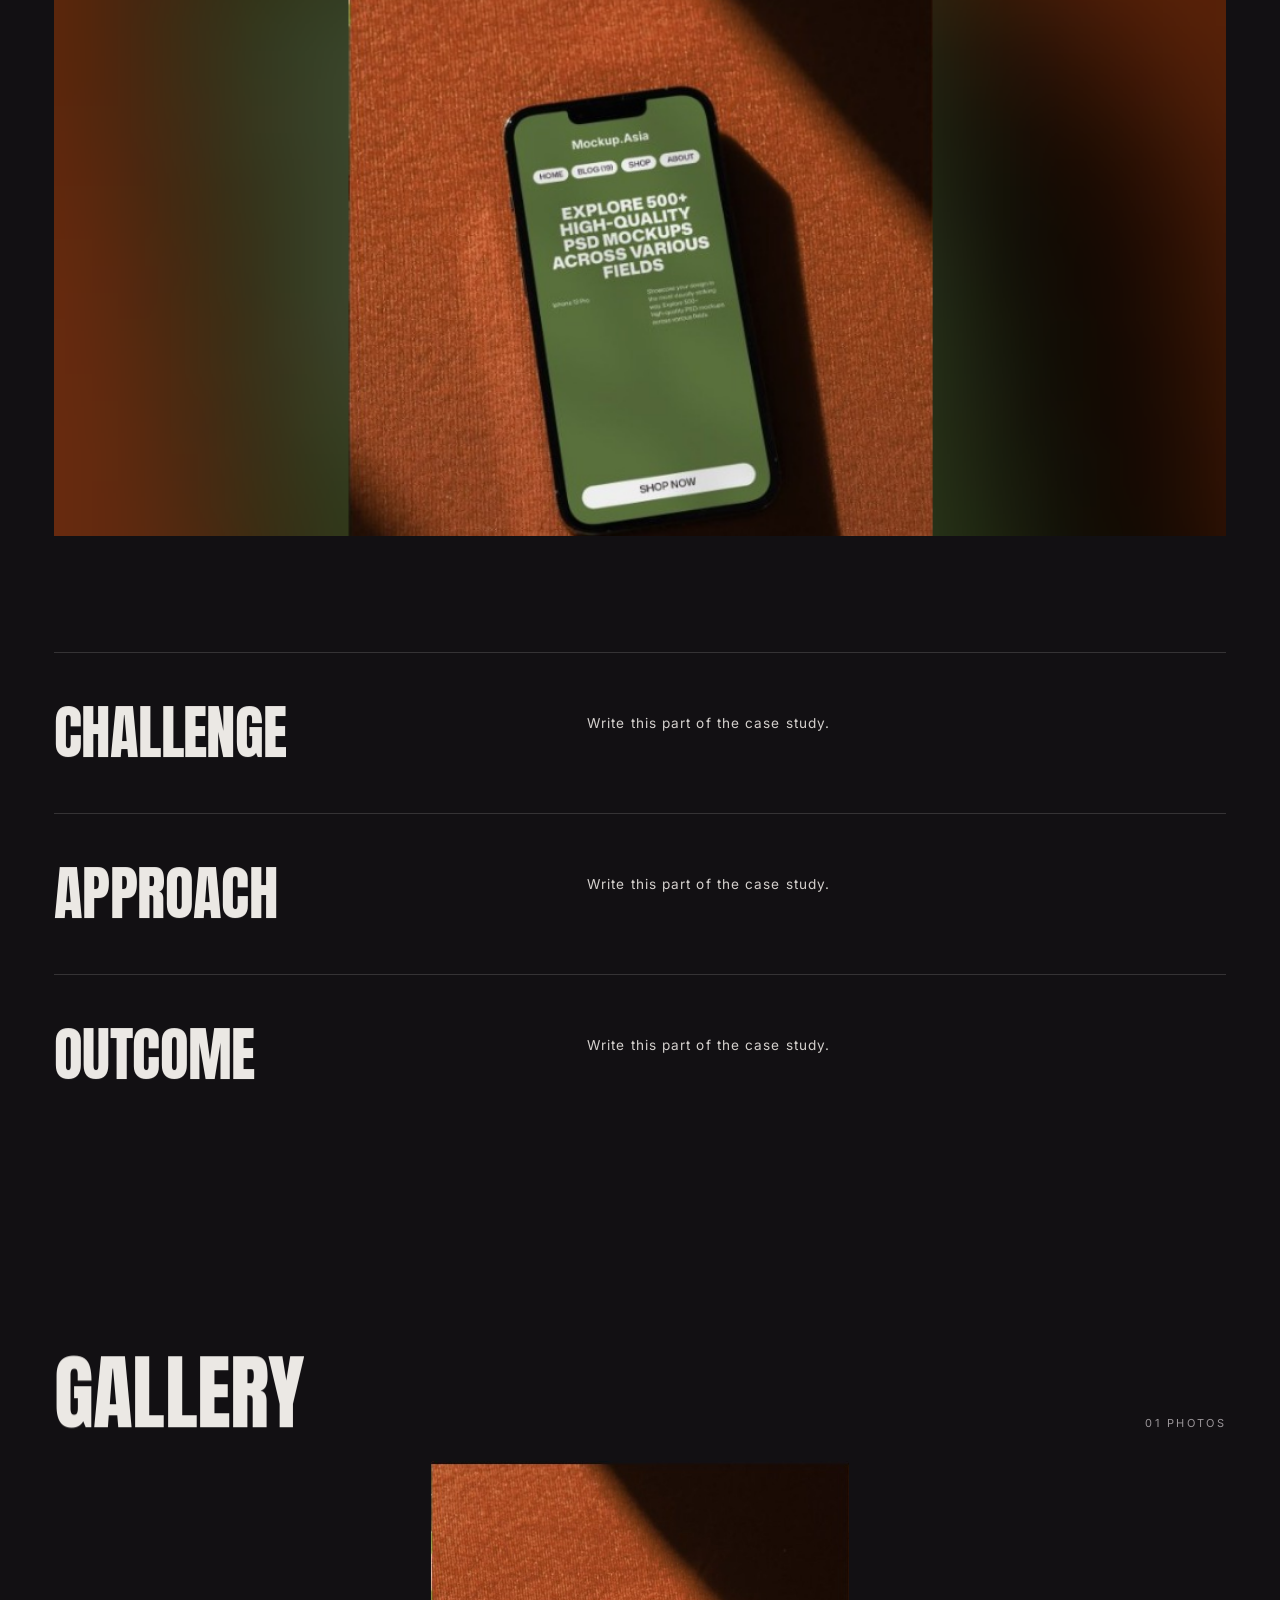
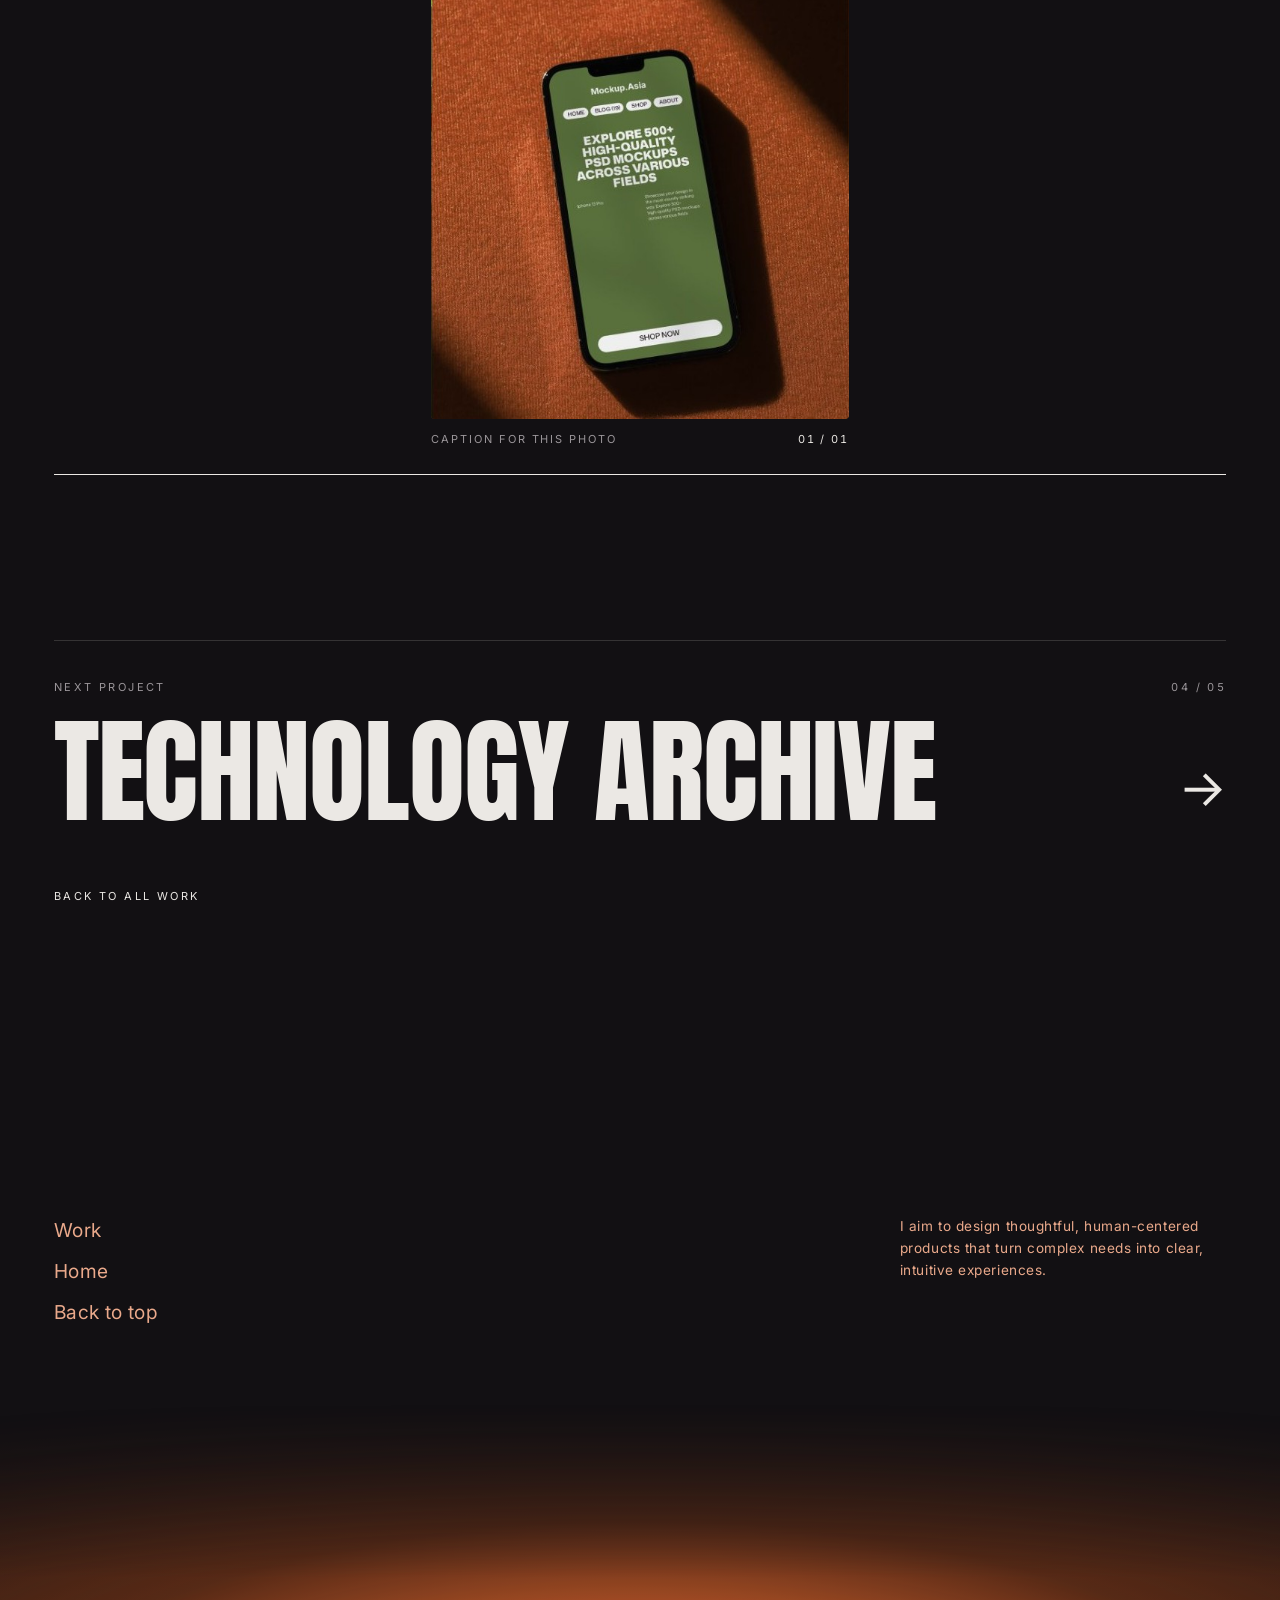
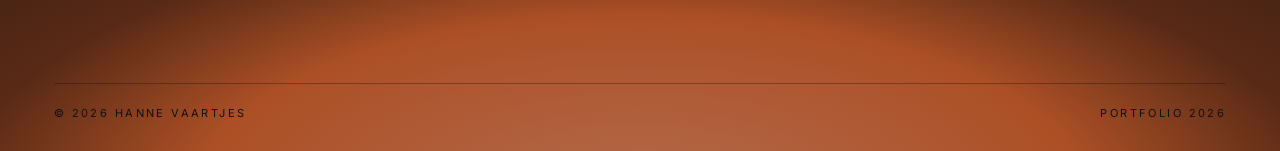
<file: tech-innovations.html>
<!doctype html>
<html lang="en">
<head>
<meta charset="utf-8">
<meta name="viewport" content="width=device-width,initial-scale=1,viewport-fit=cover">
<title>Tech Innovations · Hanne Vaartjes</title>
<meta name="claude:viewport-fit-sides" content="cover">
<script>try{history.scrollRestoration='manual'}catch(e){}</script>
<script>try{if(sessionStorage.getItem('hv-veil')){document.documentElement.classList.add('arrive');sessionStorage.removeItem('hv-veil')}}catch(e){}</script>
<link rel="preconnect" href="https://fonts.googleapis.com">
<link rel="preconnect" href="https://fonts.gstatic.com" crossorigin>
<link rel="stylesheet" href="https://fonts.googleapis.com/css2?family=Anton&family=Inter:wght@300;400;500;600&display=swap">
<link rel="stylesheet" href="project.css">
</head>
<body data-project="tech-innovations">

<div class="progress" id="progress"></div>
<div class="grain" aria-hidden="true"></div>
<div id="cursor" aria-hidden="true"><span id="cursor-t">View</span></div>
<div class="veil" id="veil" aria-hidden="true"><span class="veil-t" id="veil-t"></span></div>

<header class="nav pad" id="nav">
  <a class="logo" id="logo" href="index.html" data-veil="Home" aria-label="Home">hv</a>
  <ul>
    <li><a class="roll" id="nav-work" href="index.html#work" data-veil="Work" data-t="Work"><span>Work</span></a></li>
    <li><a class="roll" href="#" id="nav-next" data-t="Next"><span>Next</span></a></li>
    <li class="dim" id="p-count"></li>
  </ul>
</header>

<main>
  <section class="p-hero" id="p-hero">
    <div class="p-stage" id="p-stage">
      <div class="p-amb" id="p-amb"></div>
      <div class="p-frame" id="p-frame"><img id="p-cover" src="" alt="" fetchpriority="high"></div>
      <div class="p-shade" id="p-shade"></div>
      <div class="p-top pad eyebrow" id="p-top"><span id="p-case"></span><span id="p-year"></span></div>
      <div class="p-bottom">
        <div class="p-title-wrap pad" id="p-title-wrap">
          <h1 class="sr-only" id="p-h1"></h1>
          <div class="p-title masked" id="p-title" aria-hidden="true"></div>
        </div>
        <div class="p-lede pad" id="p-lede"></div>
      </div>
      <div class="p-hint eyebrow" id="p-hint"><span id="hint-t">Scroll</span><i></i></div>
    </div>
  </section>

  <section class="p-over pad">
    <p class="eyebrow rv" id="lbl-over">Overview</p>
    <div class="over-grid">
      <p class="statement scrub" id="p-summary"></p>
      <div id="p-meta"></div>
    </div>
  </section>

  <section class="p-wide pad" id="p-wide">
    <div class="media wide-media curtain" id="wide-media">
      <div class="par" id="wide-par"><div class="m-bg" id="wide-bg"></div><img id="wide-img" src="" alt="" loading="lazy" decoding="async"></div>
    </div>
  </section>

  <section class="p-story pad" id="p-story"></section>

  <section class="p-gal" id="p-gal">
    <div class="gal-stage">
      <div class="gal-head pad"><h2 class="h-display split" id="h-gal" data-split="Gallery"></h2><span class="eyebrow" id="gal-count"></span></div>
      <div class="gal-track" id="gal-track"></div>
      <div class="pad"><div class="gal-bar"><b id="gal-fill"></b></div></div>
    </div>
  </section>

  <a class="p-next pad" id="p-next" href="#" data-cursor="Open">
    <div class="next-inner">
      <div class="next-head"><span class="eyebrow" id="lbl-next">Next project</span><span class="eyebrow" id="next-idx"></span></div>
      <div class="next-row"><span class="next-mask"><span class="next-name" id="next-name"></span></span><span class="next-arrow" aria-hidden="true">&rarr;</span></div>
    </div>
    <div class="next-peek" id="next-peek"><img src="" alt=""></div>
  </a>
  <div class="pad next-all-wrap"><a class="next-all roll" id="next-all" href="index.html#work" data-veil="Work" data-t="Back to all work"><span>Back to all work</span></a></div>
</main>

<footer class="foot" id="foot">
  <div class="foot-glow" id="foot-glow" aria-hidden="true"></div>
  <div class="foot-top pad">
    <ul class="foot-links">
      <li><a class="roll" id="foot-work" href="index.html#work" data-veil="Work" data-t="Work"><span>Work</span></a></li>
      <li><a class="roll" id="foot-home" href="index.html" data-veil="Home" data-t="Home"><span>Home</span></a></li>
      <li><a class="roll" id="foot-top" href="#top" data-top data-t="Back to top"><span>Back to top</span></a></li>
    </ul>
    <p class="foot-note" id="foot-note"></p>
  </div>
  <div class="foot-name pad" id="foot-name-wrap" aria-hidden="true"><span class="fn-in" id="foot-name"></span></div>
  <div class="foot-meta pad eyebrow" id="foot-meta"></div>
</footer>

<script src="content.js"></script>
<script src="project.js"></script>
</body>
</html>
</file>
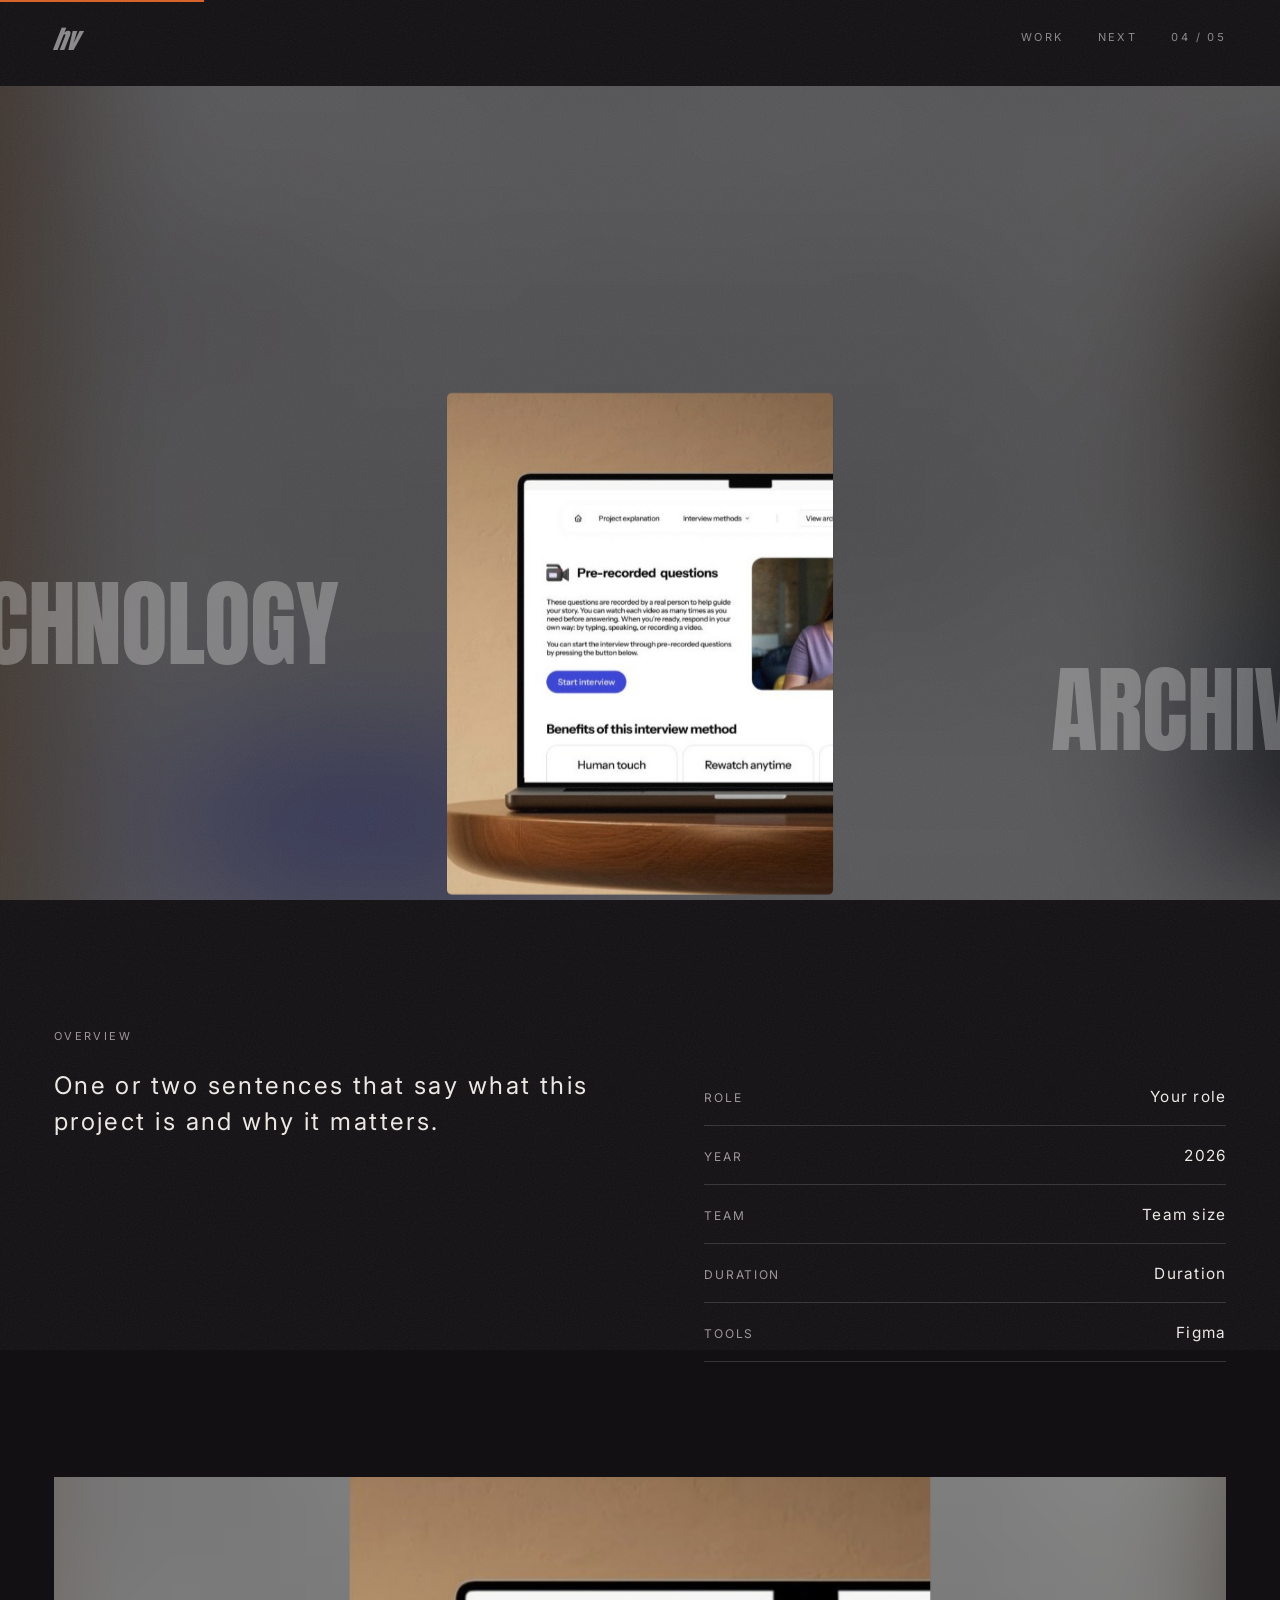
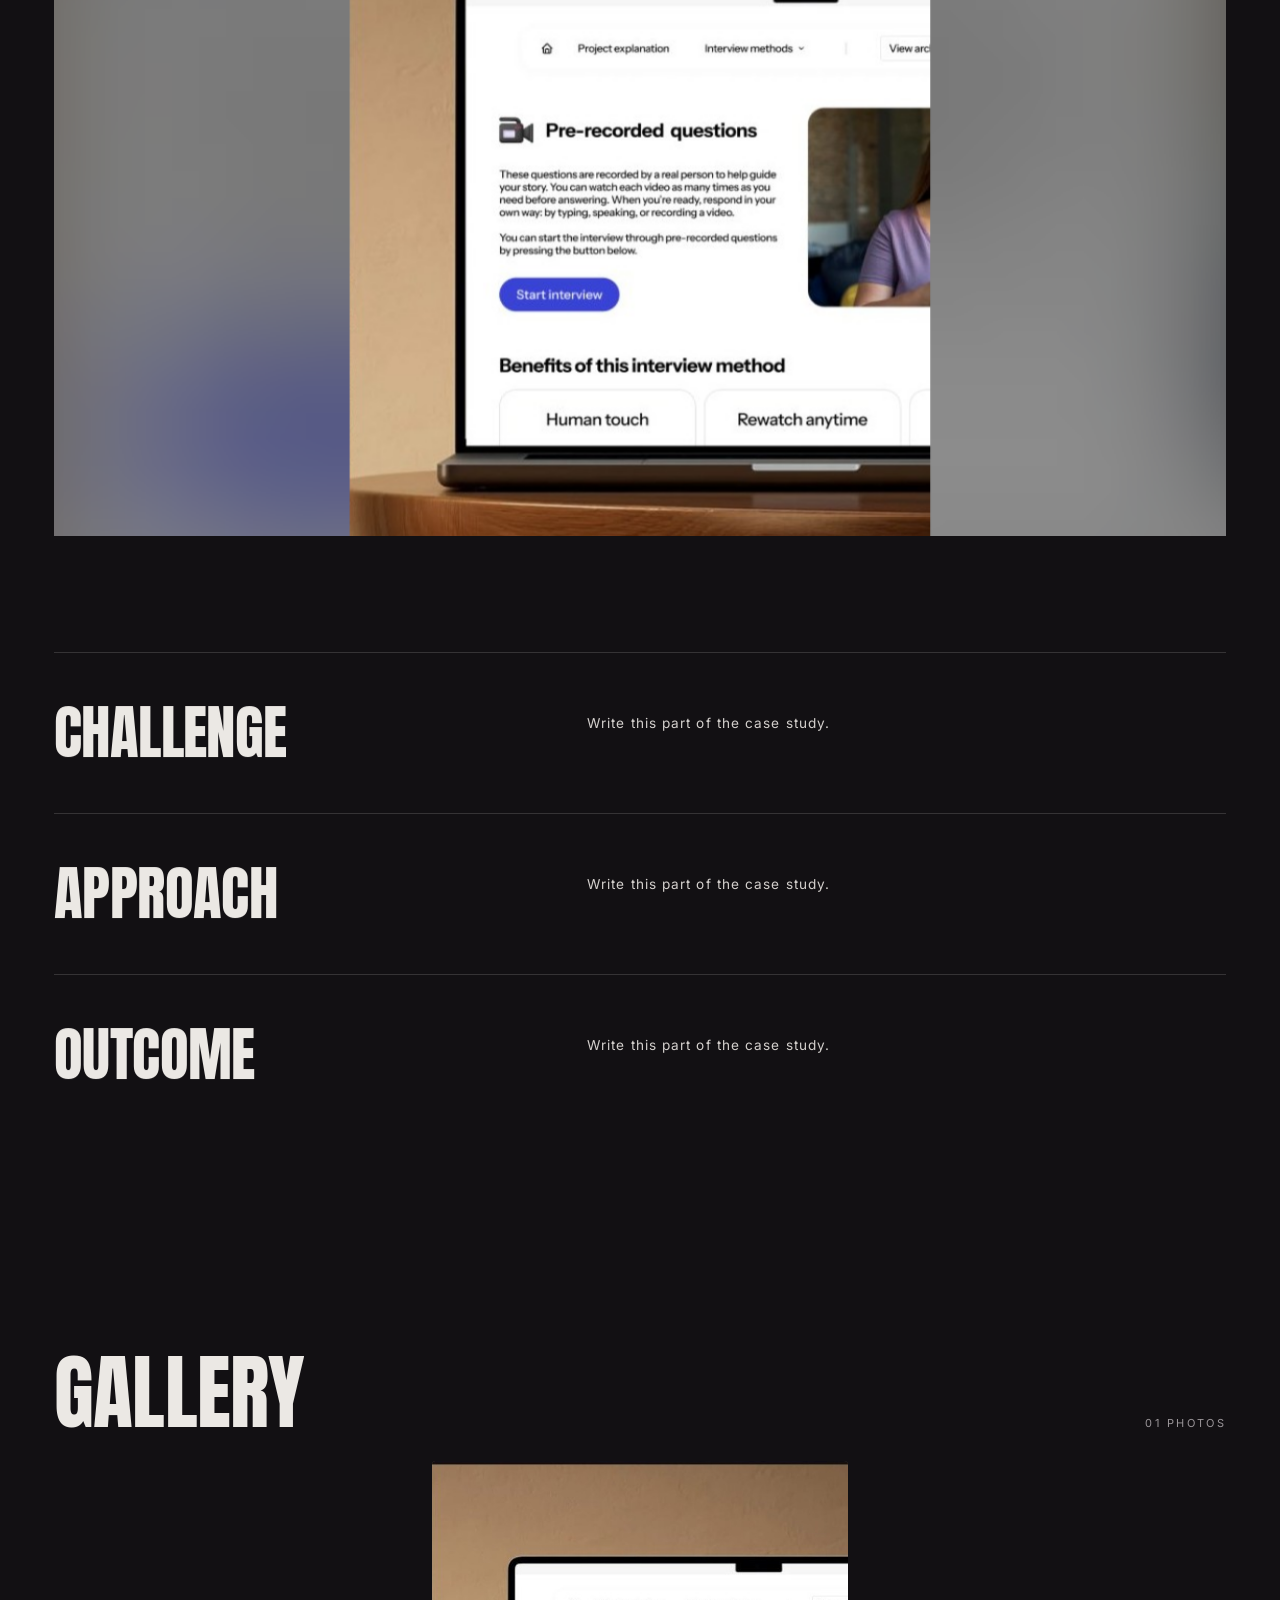
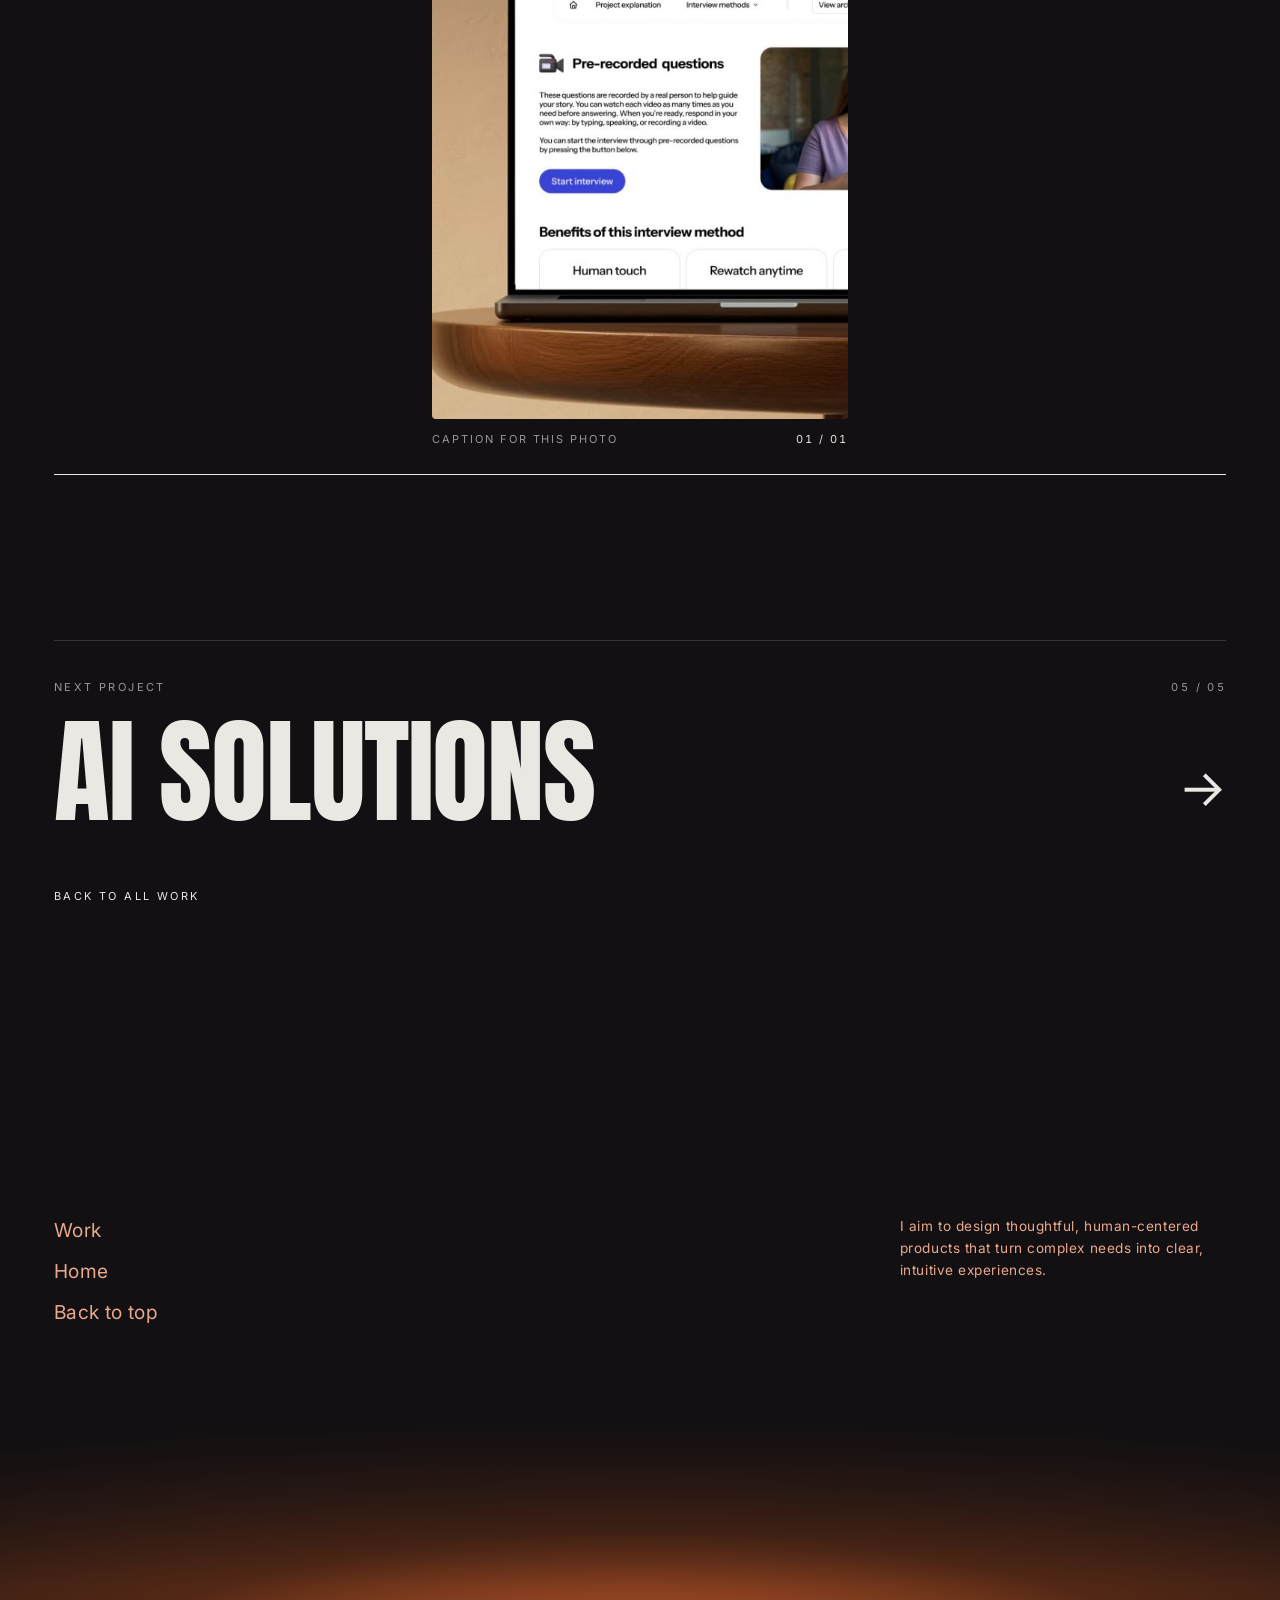
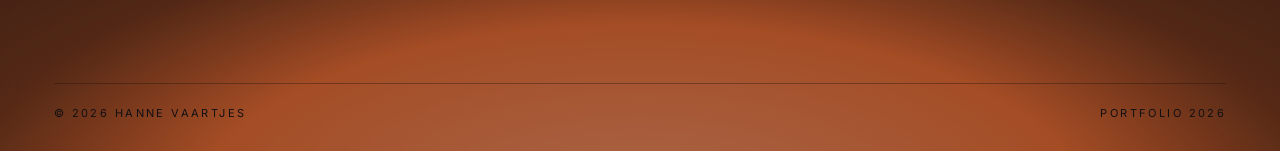
<file: technology-archive.html>
<!doctype html>
<html lang="en">
<head>
<meta charset="utf-8">
<meta name="viewport" content="width=device-width,initial-scale=1,viewport-fit=cover">
<title>Technology Archive · Hanne Vaartjes</title>
<meta name="claude:viewport-fit-sides" content="cover">
<script>try{history.scrollRestoration='manual'}catch(e){}</script>
<script>try{if(sessionStorage.getItem('hv-veil')){document.documentElement.classList.add('arrive');sessionStorage.removeItem('hv-veil')}}catch(e){}</script>
<link rel="preconnect" href="https://fonts.googleapis.com">
<link rel="preconnect" href="https://fonts.gstatic.com" crossorigin>
<link rel="stylesheet" href="https://fonts.googleapis.com/css2?family=Anton&family=Inter:wght@300;400;500;600&display=swap">
<link rel="stylesheet" href="project.css">
</head>
<body data-project="technology-archive">

<div class="progress" id="progress"></div>
<div class="grain" aria-hidden="true"></div>
<div id="cursor" aria-hidden="true"><span id="cursor-t">View</span></div>
<div class="veil" id="veil" aria-hidden="true"><span class="veil-t" id="veil-t"></span></div>

<header class="nav pad" id="nav">
  <a class="logo" id="logo" href="index.html" data-veil="Home" aria-label="Home">hv</a>
  <ul>
    <li><a class="roll" id="nav-work" href="index.html#work" data-veil="Work" data-t="Work"><span>Work</span></a></li>
    <li><a class="roll" href="#" id="nav-next" data-t="Next"><span>Next</span></a></li>
    <li class="dim" id="p-count"></li>
  </ul>
</header>

<main>
  <section class="p-hero" id="p-hero">
    <div class="p-stage" id="p-stage">
      <div class="p-amb" id="p-amb"></div>
      <div class="p-frame" id="p-frame"><img id="p-cover" src="" alt="" fetchpriority="high"></div>
      <div class="p-shade" id="p-shade"></div>
      <div class="p-top pad eyebrow" id="p-top"><span id="p-case"></span><span id="p-year"></span></div>
      <div class="p-bottom">
        <div class="p-title-wrap pad" id="p-title-wrap">
          <h1 class="sr-only" id="p-h1"></h1>
          <div class="p-title masked" id="p-title" aria-hidden="true"></div>
        </div>
        <div class="p-lede pad" id="p-lede"></div>
      </div>
      <div class="p-hint eyebrow" id="p-hint"><span id="hint-t">Scroll</span><i></i></div>
    </div>
  </section>

  <section class="p-over pad">
    <p class="eyebrow rv" id="lbl-over">Overview</p>
    <div class="over-grid">
      <p class="statement scrub" id="p-summary"></p>
      <div id="p-meta"></div>
    </div>
  </section>

  <section class="p-wide pad" id="p-wide">
    <div class="media wide-media curtain" id="wide-media">
      <div class="par" id="wide-par"><div class="m-bg" id="wide-bg"></div><img id="wide-img" src="" alt="" loading="lazy" decoding="async"></div>
    </div>
  </section>

  <section class="p-story pad" id="p-story"></section>

  <section class="p-gal" id="p-gal">
    <div class="gal-stage">
      <div class="gal-head pad"><h2 class="h-display split" id="h-gal" data-split="Gallery"></h2><span class="eyebrow" id="gal-count"></span></div>
      <div class="gal-track" id="gal-track"></div>
      <div class="pad"><div class="gal-bar"><b id="gal-fill"></b></div></div>
    </div>
  </section>

  <a class="p-next pad" id="p-next" href="#" data-cursor="Open">
    <div class="next-inner">
      <div class="next-head"><span class="eyebrow" id="lbl-next">Next project</span><span class="eyebrow" id="next-idx"></span></div>
      <div class="next-row"><span class="next-mask"><span class="next-name" id="next-name"></span></span><span class="next-arrow" aria-hidden="true">&rarr;</span></div>
    </div>
    <div class="next-peek" id="next-peek"><img src="" alt=""></div>
  </a>
  <div class="pad next-all-wrap"><a class="next-all roll" id="next-all" href="index.html#work" data-veil="Work" data-t="Back to all work"><span>Back to all work</span></a></div>
</main>

<footer class="foot" id="foot">
  <div class="foot-glow" id="foot-glow" aria-hidden="true"></div>
  <div class="foot-top pad">
    <ul class="foot-links">
      <li><a class="roll" id="foot-work" href="index.html#work" data-veil="Work" data-t="Work"><span>Work</span></a></li>
      <li><a class="roll" id="foot-home" href="index.html" data-veil="Home" data-t="Home"><span>Home</span></a></li>
      <li><a class="roll" id="foot-top" href="#top" data-top data-t="Back to top"><span>Back to top</span></a></li>
    </ul>
    <p class="foot-note" id="foot-note"></p>
  </div>
  <div class="foot-name pad" id="foot-name-wrap" aria-hidden="true"><span class="fn-in" id="foot-name"></span></div>
  <div class="foot-meta pad eyebrow" id="foot-meta"></div>
</footer>

<script src="content.js"></script>
<script src="project.js"></script>
</body>
</html>
</file>
<file: project.css>
/* Layout concept: each case study opens on a pinned stage where the cover photo grows from a small window into a
   large poster over its own blurred colour, then reads down as overview, wide photo, story and a sliding photo strip. */
:root {
  --bg: #121013;
  --bg-2: #1a171c;
  --fg: #ebe8e4;
  --mute: #9a9599;
  --line: rgba(235, 232, 228, 0.16);
  --accent: #d9632c;
  --display: 'Anton', 'Impact', 'Haettenschweiler', 'Arial Narrow Bold', sans-serif;
  --sans: 'Inter', system-ui, -apple-system, 'Segoe UI', Roboto, Helvetica, Arial, sans-serif;
  --gut: clamp(16px, 4.2vw, 56px);
  --reveal-dist: 48px;
  --reveal-dur: 1s;
  --stagger: 120ms;
  --ink: #0b090a;
  --glow-hot: #f2803f;
  --glow-deep: #8f2f0e;
  --title: rgba(255, 255, 255, 0.78);
  --grain: 0.12;
  --cursor: 14px;
  --bg-bright: 0.55;
  color-scheme: dark;
}
*, *::before, *::after { box-sizing: border-box; }
html { background: var(--bg); }
body {
  margin: 0;
  background: var(--bg);
  color: var(--fg);
  font-family: var(--sans);
  font-size: 14px;
  line-height: 1.5;
  overflow-x: clip;
  -webkit-font-smoothing: antialiased;
}
img { display: block; max-width: 100%; }
a { color: inherit; text-decoration: none; }
ul { list-style: none; margin: 0; padding: 0; }
h1, h2, h3, p, figure { margin: 0; }
.sr-only { position: absolute; width: 1px; height: 1px; overflow: hidden; clip: rect(0 0 0 0); white-space: nowrap; }
.pad {
  padding-left: max(var(--gut), env(safe-area-inset-left, 0px));
  padding-right: max(var(--gut), env(safe-area-inset-right, 0px));
}
.eyebrow { font-size: 11px; letter-spacing: 0.22em; text-transform: uppercase; color: var(--mute); }
:focus-visible { outline: 2px solid var(--accent); outline-offset: 3px; }

/* ---------- global layers ---------- */
.grain {
  position: fixed; inset: -50%; z-index: 90; pointer-events: none; opacity: var(--grain);
  background-image: url("data:image/svg+xml;utf8,<svg xmlns='http://www.w3.org/2000/svg' width='220' height='220'><filter id='n'><feTurbulence type='fractalNoise' baseFrequency='.85' numOctaves='2' stitchTiles='stitch'/><feColorMatrix values='0 0 0 0 1  0 0 0 0 1  0 0 0 0 1  0 0 0 .55 0'/></filter><rect width='100%' height='100%' filter='url(%23n)'/></svg>");
  animation: grain 0.9s steps(6) infinite;
}
@keyframes grain {
  0% { transform: translate(0, 0); } 20% { transform: translate(-3%, 2%); } 40% { transform: translate(2%, -3%); }
  60% { transform: translate(-2%, -1%); } 80% { transform: translate(3%, 3%); } 100% { transform: translate(0, 0); }
}
.progress { position: fixed; left: 0; right: 0; top: 0; height: 2px; z-index: 95; background: var(--accent); transform-origin: 0 50%; transform: scaleX(0); }
#cursor {
  position: fixed; left: 0; top: 0; z-index: 99; pointer-events: none; border-radius: 50%;
  width: var(--cs, 14px); height: var(--cs, 14px); background: #fff; mix-blend-mode: difference;
  display: grid; place-items: center; color: #000; font-size: 10px; font-weight: 600; letter-spacing: 0.14em;
  text-transform: uppercase; transition: width 0.35s cubic-bezier(.2, .8, .1, 1), height 0.35s cubic-bezier(.2, .8, .1, 1), opacity 0.3s;
  opacity: 0; will-change: transform;
}
#cursor span { opacity: 0; transition: opacity 0.2s; }
#cursor.big span { opacity: 1; }
#cursor.big { mix-blend-mode: normal; background: #fff; color: #000; }
@media (pointer: coarse) { #cursor { display: none; } }

/* ---------- page transition ---------- */
.veil {
  position: fixed; inset: 0; z-index: 97; pointer-events: none; background: var(--bg-2);
  clip-path: inset(100% 0 0 0); display: grid; place-items: center;
}
html.arrive .veil { clip-path: inset(0 0 0 0); }
.veil-t { font-family: var(--display); font-size: clamp(2.6rem, 9vw, 9rem); text-transform: uppercase; line-height: 1; letter-spacing: -0.012em; color: var(--title); opacity: 0; transition: opacity 0.3s; padding-inline: 16px; text-align: center; }
.veil.cover .veil-t { opacity: 1; }

/* ---------- nav ---------- */
.nav {
  position: fixed; top: env(safe-area-inset-top, 0px); left: 0; right: 0; z-index: 80;
  display: flex; justify-content: space-between; align-items: center;
  padding-top: 26px; padding-bottom: 14px;
  color: rgba(255, 255, 255, 0.5);
  transition: transform 0.6s cubic-bezier(.7, 0, .2, 1);
}
.nav.hide { transform: translateY(-140%); }
.logo { font-family: var(--display); font-style: italic; font-size: 26px; line-height: 1; letter-spacing: -0.02em; transform: skewX(-8deg); display: inline-block; }
.logo.has-img { transform: none; }
.logo img { display: block; height: 28px; width: auto; max-width: 160px; object-fit: contain; }
.nav ul { display: flex; gap: clamp(16px, 3vw, 34px); font-size: 11px; letter-spacing: 0.22em; text-transform: uppercase; }
.nav li.dim { font-variant-numeric: tabular-nums; }
.roll { position: relative; display: inline-block; overflow: hidden; line-height: 1.5; }
.roll > span { display: block; transition: transform 0.5s cubic-bezier(.7, 0, .2, 1); }
.roll::after { content: attr(data-t); position: absolute; left: 0; top: 100%; transition: transform 0.5s cubic-bezier(.7, 0, .2, 1); }
.roll:hover > span, .roll:hover::after, .roll:focus-visible > span, .roll:focus-visible::after { transform: translateY(-100%); }

/* ---------- reveal helpers ---------- */
.rv { opacity: 0; transform: translateY(var(--reveal-dist)); transition: opacity var(--reveal-dur) cubic-bezier(.2, .8, .1, 1), transform var(--reveal-dur) cubic-bezier(.2, .8, .1, 1); transition-delay: var(--d, 0s); }
.rv.in { opacity: 1; transform: none; }
.chw { display: inline-block; }
.ch { display: inline-block; will-change: transform; }
.split .chw { overflow: hidden; vertical-align: top; }
.split .ch { transform: translateY(112%); transition: transform var(--reveal-dur) cubic-bezier(.2, .8, .1, 1); transition-delay: calc(var(--i) * var(--stagger)); }
.split.in .ch { transform: none; }
.scrub .w { opacity: 0.22; display: inline-block; will-change: opacity; }
.h-display { font-family: var(--display); font-weight: 400; text-transform: uppercase; letter-spacing: -0.01em; line-height: 1; font-size: clamp(2.6rem, 6.4vw, 6.2rem); }

/* ---------- hero stage ---------- */
.p-hero { position: relative; height: 100svh; }
.p-stage { position: relative; height: 100svh; overflow: hidden; background: var(--bg); }
.p-amb { position: absolute; inset: -12%; opacity: 0; will-change: opacity, transform; }
.soft { position: absolute; inset: 0; width: 100%; height: 100%; object-fit: cover; display: block; }

.p-frame { position: absolute; z-index: 2; overflow: hidden; clip-path: inset(50% 50% 50% 50%); will-change: clip-path; background: var(--bg-2); }
.p-frame img { width: 100%; height: 100%; object-fit: cover; will-change: transform; transform-origin: 50% 50%; }
.p-shade { position: absolute; inset: 0; z-index: 3; pointer-events: none; background: linear-gradient(0deg, rgba(10, 6, 5, 0.6), rgba(10, 6, 5, 0) 45%); opacity: 0; will-change: opacity; }
.p-top {
  position: absolute; z-index: 5; left: 0; right: 0; top: clamp(78px, 12vh, 120px);
  display: flex; justify-content: space-between; gap: 16px; will-change: opacity;
}
.p-top .eyebrow { color: rgba(255, 255, 255, 0.75); font-variant-numeric: tabular-nums; }
.p-bottom { position: absolute; left: 0; right: 0; bottom: clamp(56px, 9vh, 100px); display: flex; flex-direction: column; gap: clamp(14px, 2.4vh, 28px); pointer-events: none; }
.p-title-wrap { position: relative; z-index: 4; pointer-events: none; will-change: transform, opacity; }
.p-title { position: relative; font-family: var(--display); font-weight: 400; text-transform: uppercase; color: var(--title); font-size: clamp(2.6rem, 7.5vw, 8rem); line-height: 0.9; letter-spacing: -0.012em; }
.p-title .line { display: block; white-space: nowrap; will-change: transform; }
.p-title.masked .chw { overflow: hidden; }
.p-title .line + .line { text-align: right; }
.p-hint {
  position: absolute; z-index: 5; left: 0; right: 0; bottom: clamp(18px, 3vh, 30px);
  display: flex; justify-content: center; align-items: center; gap: 14px; will-change: opacity;
}
.p-hint i { display: block; width: 56px; height: 1px; background: var(--line); position: relative; overflow: hidden; }
.p-hint i::after { content: ""; position: absolute; inset: 0; background: var(--fg); animation: hint 1.8s cubic-bezier(.7, 0, .2, 1) infinite; }
@keyframes hint { 0% { transform: translateX(-100%); } 60%, 100% { transform: translateX(100%); } }
.p-lede { position: relative; z-index: 5; max-width: calc(460px + 2 * var(--gut)); opacity: 0; will-change: opacity, transform; }
.p-lede p { font-size: clamp(0.85rem, 1.05vw, 1rem); line-height: 1.6; letter-spacing: 0.05em; color: rgba(255, 255, 255, 0.88); }

/* ---------- overview ---------- */
.p-over { padding-top: clamp(70px, 10vw, 150px); padding-bottom: clamp(60px, 9vw, 130px); }
.over-grid { display: grid; grid-template-columns: 1.1fr 1fr; gap: clamp(28px, 6vw, 96px); margin-top: 22px; align-items: start; }
.over-grid > * { min-width: 0; }
.statement { font-size: clamp(1.05rem, 1.9vw, 1.7rem); line-height: 1.5; letter-spacing: 0.1em; font-weight: 400; max-width: 22em; }
.erow { position: relative; display: grid; grid-template-columns: 1fr auto; gap: 16px; padding: 18px 0; align-items: baseline; }
.erow::after { content: ""; position: absolute; left: 0; right: 0; bottom: 0; height: 1px; background: var(--line); transform: scaleX(0); transform-origin: 0 50%; transition: transform 1.2s cubic-bezier(.7, 0, .2, 1); transition-delay: var(--d, 0s); }
.erow.in::after { transform: scaleX(1); }
.erow .lvl { font-size: 12px; letter-spacing: 0.14em; color: var(--mute); text-transform: uppercase; }
.erow .val { font-size: clamp(0.9rem, 1.2vw, 1.08rem); letter-spacing: 0.08em; text-align: right; }
@media (max-width: 760px) { .over-grid { grid-template-columns: 1fr; } }

/* ---------- wide photo ---------- */
.p-wide { padding-bottom: clamp(60px, 9vw, 140px); }
.media { position: relative; overflow: hidden; background: var(--bg-2); }
.media .m-bg { position: absolute; inset: -12%; }
.media img { position: relative; width: 100%; height: 100%; object-fit: contain; }
.curtain { clip-path: inset(0 0 100% 0); transition: clip-path 1.3s cubic-bezier(.7, 0, .2, 1); }
.curtain.in { clip-path: inset(0 0 0 0); }
.wide-media { aspect-ratio: 16 / 9; max-height: 86svh; width: 100%; max-width: 100%; }
.wide-media .par { position: absolute; inset: 0; will-change: transform; }

/* ---------- story ---------- */
.p-story { padding-bottom: clamp(70px, 10vw, 160px); }
.srow { position: relative; display: grid; grid-template-columns: 1fr 1.4fr; gap: clamp(20px, 6vw, 96px); padding-block: clamp(28px, 4vw, 56px); }
.srow > * { min-width: 0; }
.srow::before { content: ""; position: absolute; left: 0; right: 0; top: 0; height: 1px; background: var(--line); transform: scaleX(0); transform-origin: 0 50%; transition: transform 1.2s cubic-bezier(.7, 0, .2, 1); }
.srow.in::before { transform: scaleX(1); }
.srow h2 { font-size: clamp(2.2rem, 4.6vw, 4.4rem); }
.srow p { font-size: clamp(0.85rem, 1.05vw, 1rem); line-height: 1.8; letter-spacing: 0.08em; color: #d4d0cd; max-width: 40em; padding-top: 8px; }
@media (max-width: 760px) { .srow { grid-template-columns: 1fr; } }

/* ---------- gallery strip ---------- */
.p-gal { position: relative; }
.gal-stage { position: sticky; top: 0; height: 100svh; overflow: hidden; display: flex; flex-direction: column; justify-content: center; gap: clamp(18px, 3vh, 34px); }
.gal-head { display: flex; justify-content: space-between; align-items: baseline; gap: 16px; }
.gal-track { display: flex; gap: clamp(16px, 3vw, 44px); width: max-content; will-change: transform; padding-left: max(var(--gut), env(safe-area-inset-left, 0px)); padding-right: max(var(--gut), env(safe-area-inset-right, 0px)); }
.gal-skew { will-change: transform; }
.gal-item { flex: none; display: flex; flex-direction: column; gap: 12px; }
.gal-item .media { height: min(62svh, 640px); aspect-ratio: var(--ar, 0.75); max-width: 86vw; border-radius: 4px; }
.gal-item .media img { object-fit: cover; }
.gal-item figcaption { display: flex; justify-content: space-between; gap: 16px; font-size: 11px; letter-spacing: 0.18em; text-transform: uppercase; color: var(--mute); max-width: 86vw; }
.gal-item figcaption b { font-weight: 400; color: var(--fg); font-variant-numeric: tabular-nums; }
.gal-bar { height: 1px; background: var(--line); position: relative; }
.gal-bar b { position: absolute; inset: 0; background: var(--fg); transform-origin: 0 50%; transform: scaleX(0); }

/* ---------- next project ---------- */
.p-next { position: relative; display: block; padding-top: clamp(40px, 6vw, 90px); padding-bottom: clamp(30px, 5vw, 70px); }
.next-inner { position: relative; padding-top: clamp(22px, 3vw, 40px); }
.next-inner::before { content: ""; position: absolute; left: 0; right: 0; top: 0; height: 1px; background: var(--line); transform: scaleX(0); transform-origin: 0 50%; transition: transform 1.2s cubic-bezier(.7, 0, .2, 1); }
.p-next.in .next-inner::before { transform: scaleX(1); }
.next-head { display: flex; justify-content: space-between; align-items: baseline; gap: 16px; margin-bottom: clamp(10px, 1.6vw, 22px); }
.next-head .eyebrow:last-child { font-variant-numeric: tabular-nums; }
.next-row { display: flex; justify-content: space-between; align-items: flex-end; gap: 24px; }
.next-mask { display: block; overflow: hidden; min-width: 0; }
.next-name {
  display: block; font-family: var(--display); font-weight: 400; text-transform: uppercase; line-height: 0.9; padding-top: 0.04em;
  font-size: clamp(2.8rem, 9vw, 9rem); letter-spacing: -0.01em; white-space: nowrap; overflow: hidden; text-overflow: ellipsis;
  transform: translateY(105%); transition: transform var(--reveal-dur) cubic-bezier(.2, .8, .1, 1), color 0.5s;
}
.p-next.in .next-name { transform: none; }
.next-arrow { flex: none; font-size: clamp(1.6rem, 4vw, 3.6rem); line-height: 1; padding-bottom: 0.2em; transition: transform 0.6s cubic-bezier(.7, 0, .2, 1), color 0.5s; }
.p-next:hover .next-name, .p-next:focus-visible .next-name { color: var(--accent); }
.p-next:hover .next-arrow, .p-next:focus-visible .next-arrow { transform: translateX(10px); color: var(--accent); }
.next-all-wrap { padding-bottom: clamp(20px, 3vw, 40px); }
.next-all { font-size: 11px; letter-spacing: 0.22em; text-transform: uppercase; }
.next-peek {
  position: absolute; left: 0; top: 0; z-index: 3; width: clamp(140px, 16vw, 240px); aspect-ratio: 0.78; pointer-events: none;
  overflow: hidden; border-radius: 6px; clip-path: inset(100% 0 0 0 round 6px); transition: clip-path 0.6s cubic-bezier(.7, 0, .2, 1);
  will-change: transform; box-shadow: 0 30px 60px rgba(0, 0, 0, 0.45);
}
.next-peek img { width: 100%; height: 100%; object-fit: cover; }
.p-next:hover .next-peek { clip-path: inset(0 0 0 0 round 6px); }
@media (pointer: coarse) { .next-peek { display: none; } }
@media (max-width: 700px) { .next-name { white-space: normal; font-size: 14vw; } }

/* ---------- footer ---------- */
.foot { position: relative; overflow: hidden; isolation: isolate; padding-top: clamp(140px, 21vw, 320px); background: var(--bg); }
.foot-glow {
  position: absolute; z-index: -1; left: -15%; right: -15%; bottom: 0; height: 88%;
  background:
    radial-gradient(70% 120% at 50% 100%, var(--glow-hot) 0%, var(--accent) 38%, color-mix(in srgb, var(--glow-deep) 85%, transparent) 58%, rgba(18, 16, 19, 0) 100%),
    linear-gradient(to bottom, rgba(18, 16, 19, 0) 0%, color-mix(in srgb, var(--glow-deep) 35%, transparent) 70%, color-mix(in srgb, var(--accent) 55%, transparent) 100%);
  -webkit-mask-image: linear-gradient(to bottom, transparent 0%, #000 45%);
  mask-image: linear-gradient(to bottom, transparent 0%, #000 45%);
  transform-origin: 50% 100%; will-change: transform, opacity;
}
.foot-top { display: flex; justify-content: space-between; align-items: flex-start; gap: 24px; flex-wrap: wrap; }
.foot-links { display: flex; flex-direction: column; gap: 4px; font-size: clamp(1rem, 1.5vw, 1.35rem); letter-spacing: 0.02em; color: color-mix(in srgb, var(--accent) 55%, #fff); }
.foot-note { max-width: 24em; font-size: clamp(0.85rem, 1.05vw, 1rem); line-height: 1.6; letter-spacing: 0.04em; color: color-mix(in srgb, var(--accent) 55%, #fff); }
.foot-name { overflow: hidden; margin-top: clamp(14px, 2vw, 32px); }
.fn-in {
  display: inline-block; font-family: var(--display); font-weight: 400; text-transform: uppercase; color: var(--bg);
  white-space: nowrap; font-size: 20vw; line-height: 0.84; letter-spacing: -0.01em; padding-top: 0.05em; will-change: transform;
}
.foot-meta { position: relative; display: flex; justify-content: space-between; gap: 16px; flex-wrap: wrap; padding-block: 22px calc(30px + env(safe-area-inset-bottom, 0px)); margin-top: clamp(12px, 2vw, 26px); }
.foot-meta.eyebrow { color: var(--bg); }
.foot-meta::before { content: ""; position: absolute; top: 0; height: 1px; background: color-mix(in srgb, var(--bg) 35%, transparent); left: max(var(--gut), env(safe-area-inset-left, 0px)); right: max(var(--gut), env(safe-area-inset-right, 0px)); }

@media (prefers-reduced-motion: reduce) {
  .grain, .p-hint i::after { animation: none; }
  .next-name { transform: none; }
}
</file>
